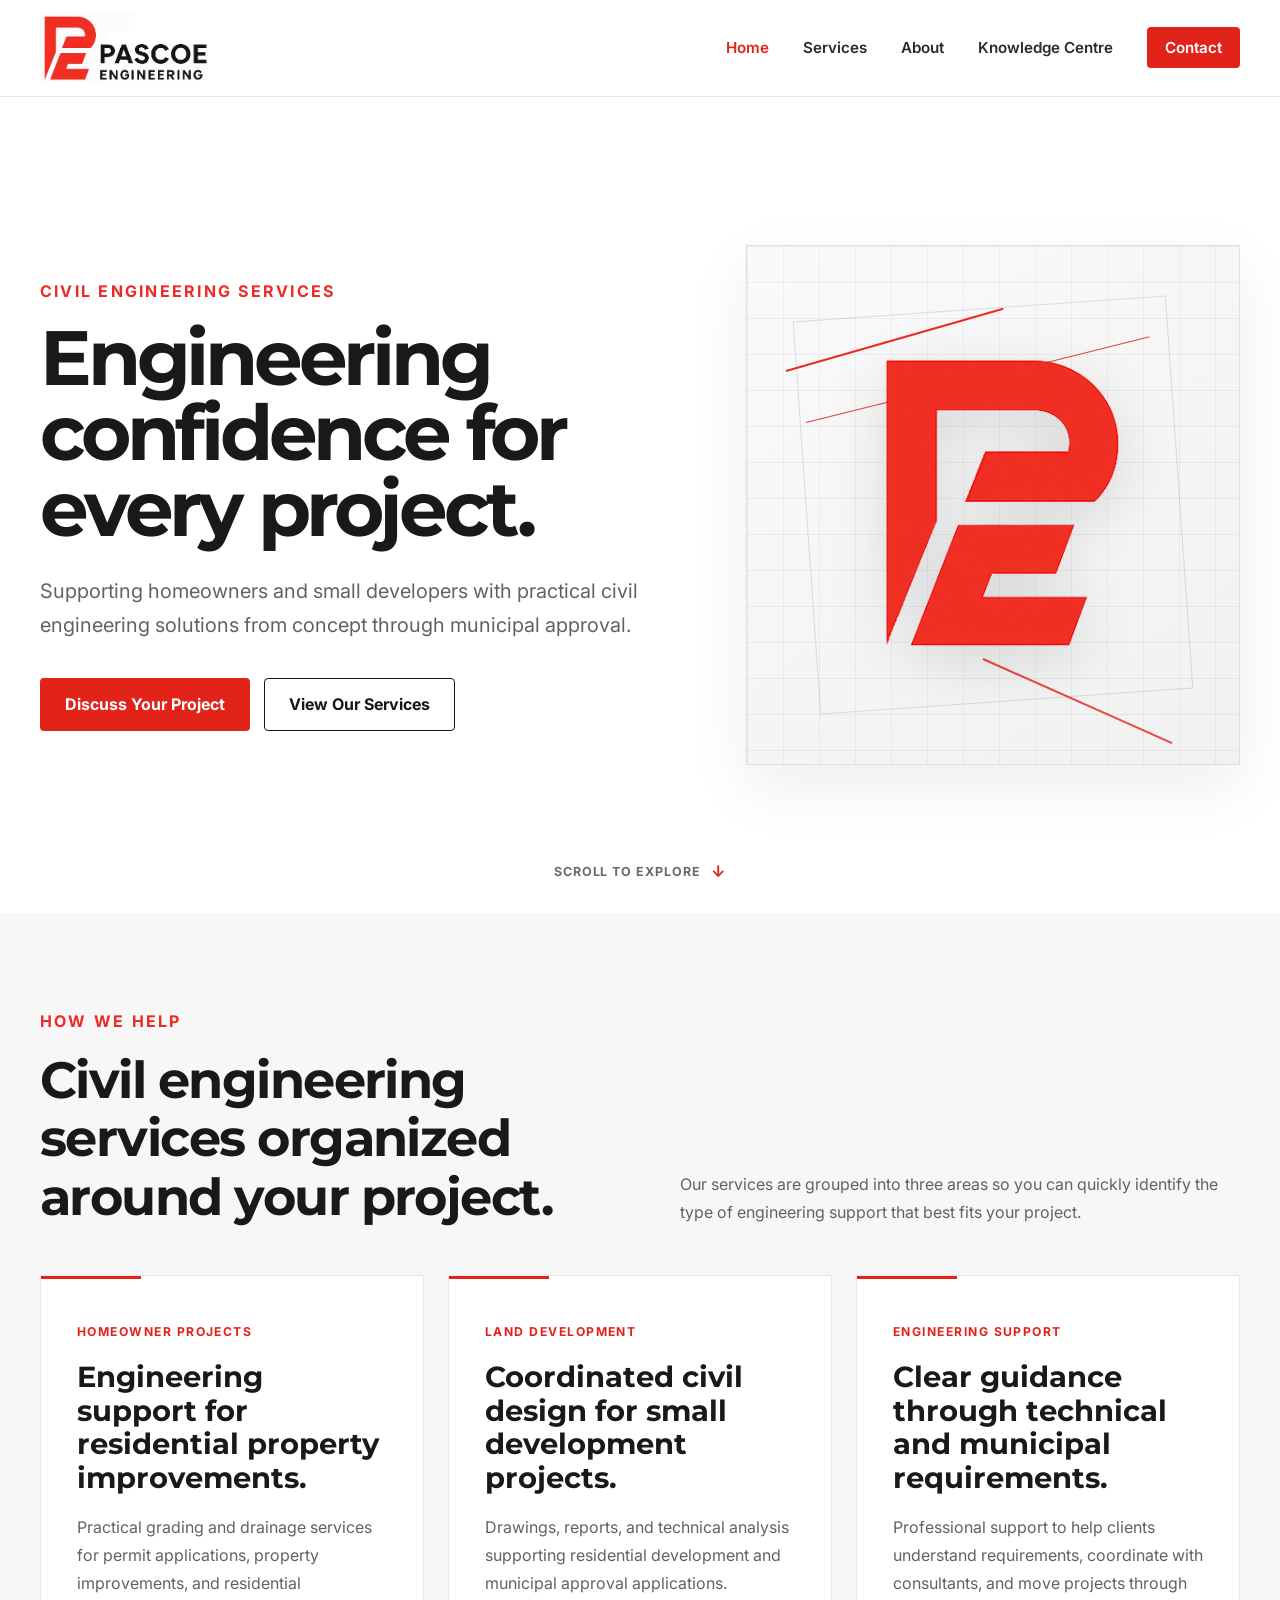
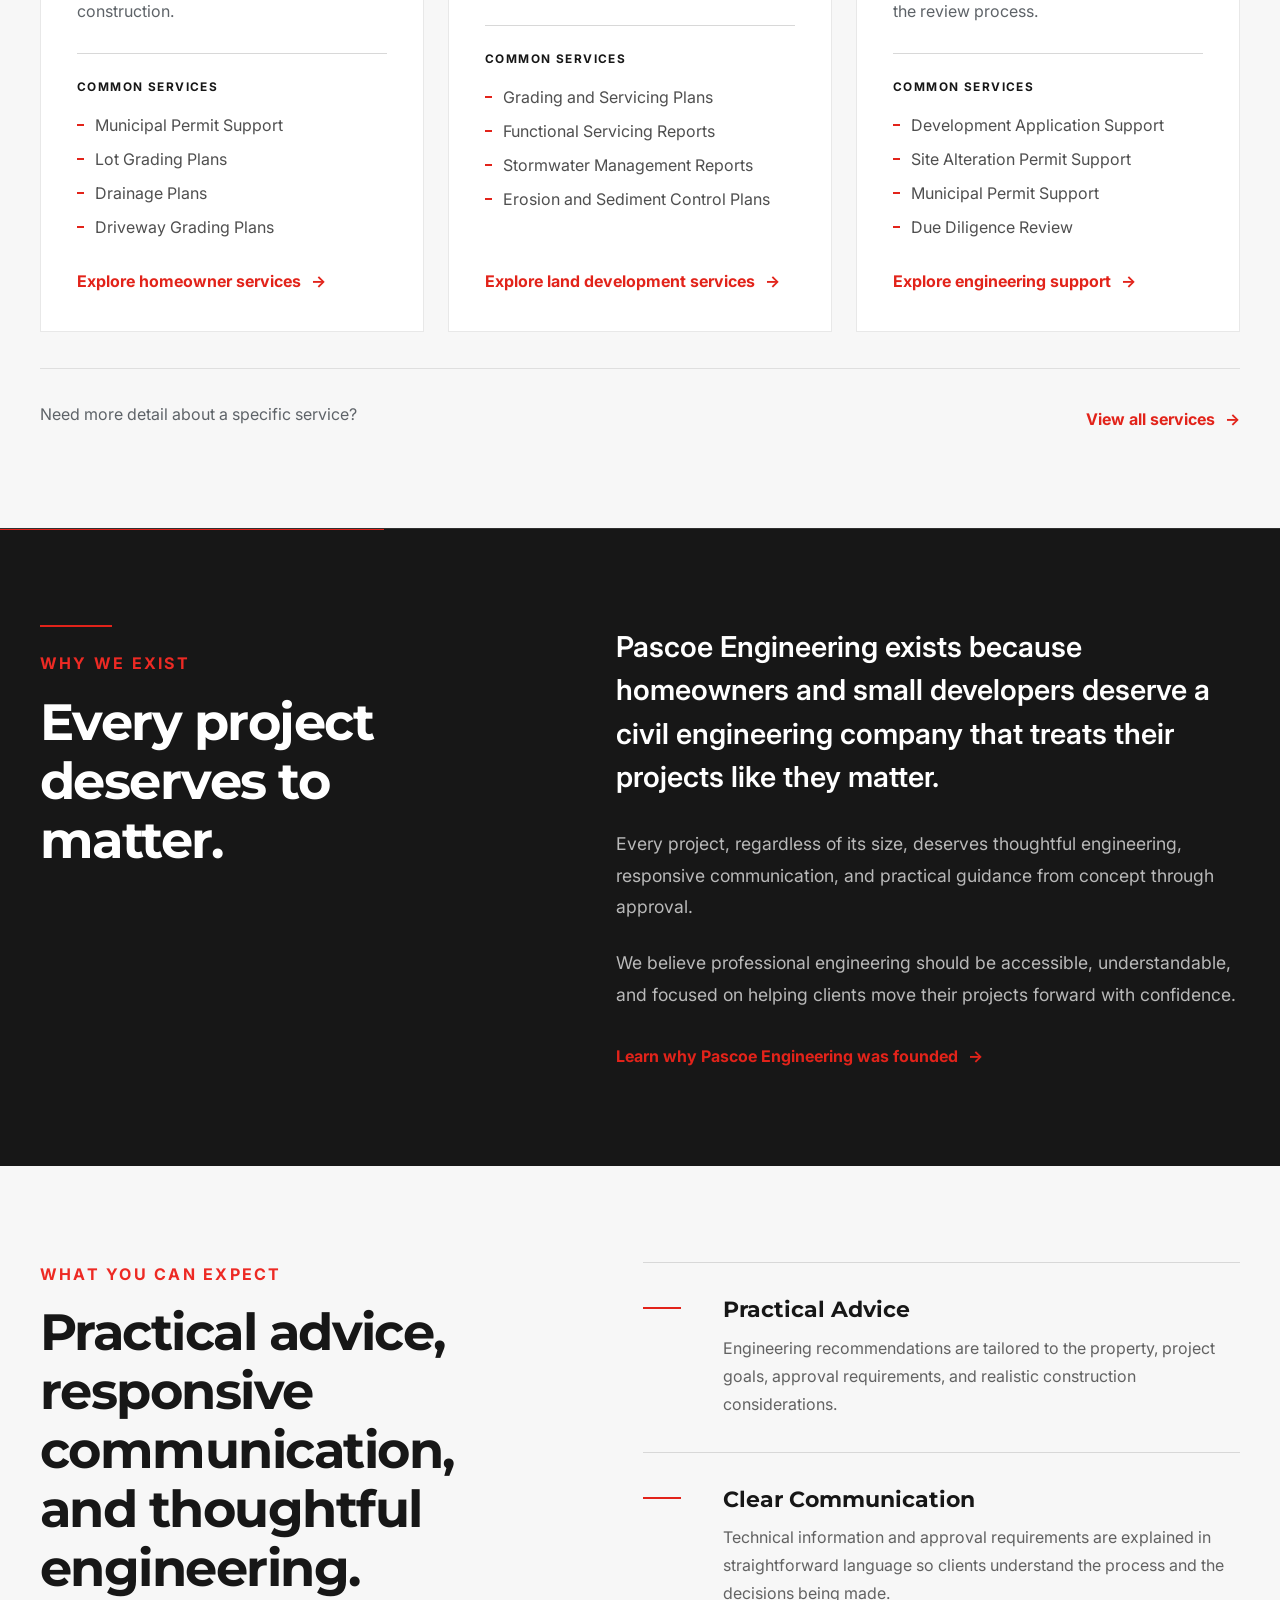
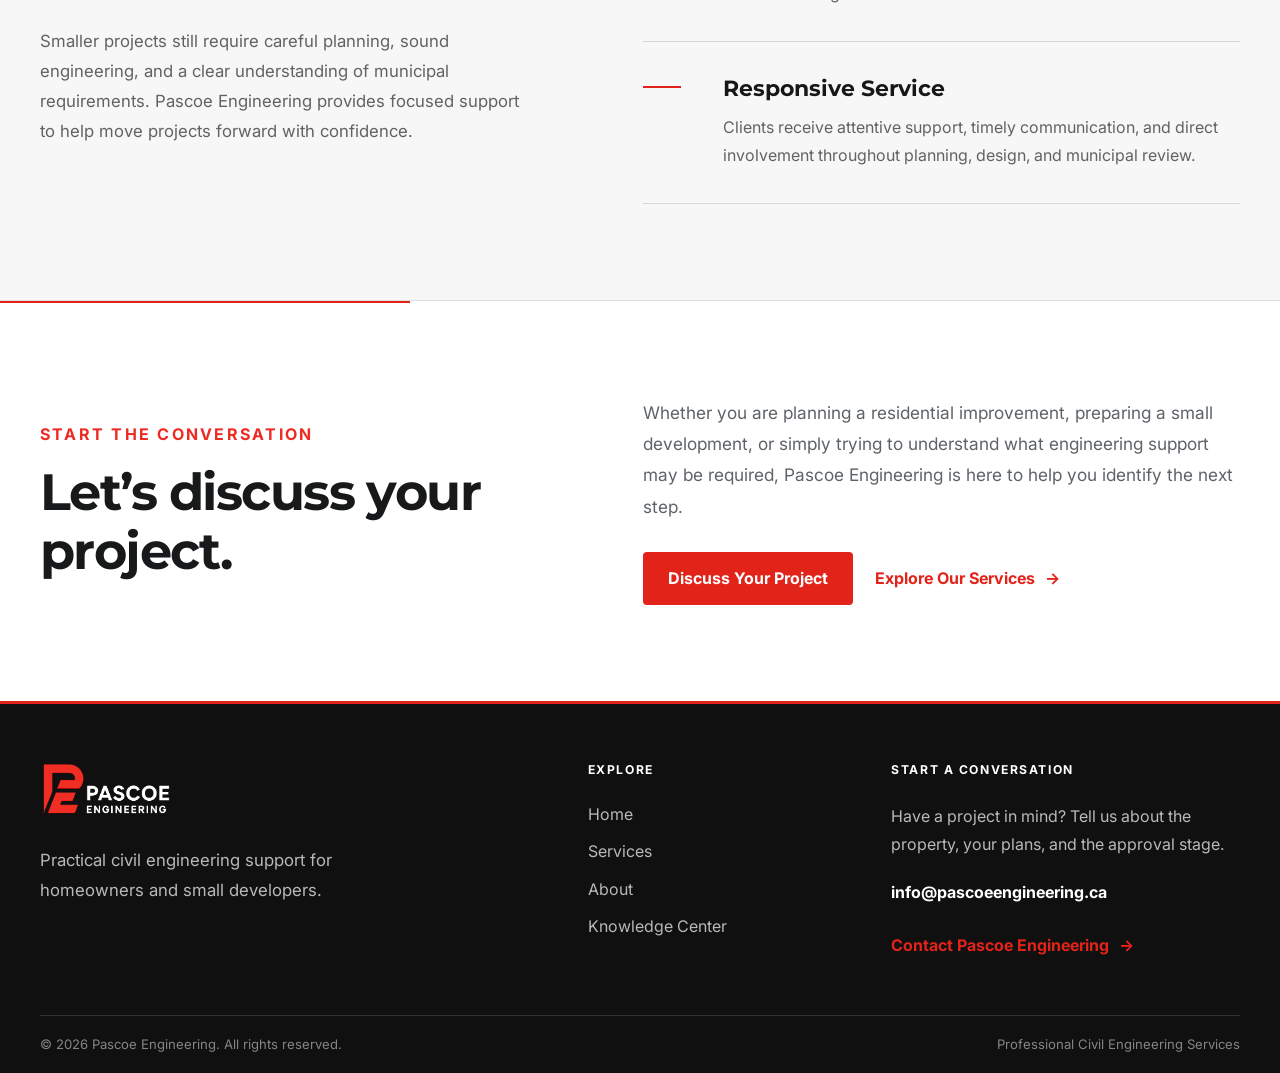
<file: index.html>
<!doctype html><html lang="en"><head><meta charset="utf-8"><meta name="viewport" content="width=device-width, initial-scale=1"><title>Pascoe Engineering | Civil Engineering Services</title><meta name="description" content="Pascoe Engineering provides civil engineering services to homeowners and small developers in Ontario including grading, servicing, drainage and stormwater management."><link rel="preconnect" href="https://fonts.googleapis.com">
<!-- Favicons -->
<link rel="icon" href="/assets/images/favicon.ico" sizes="any">
<link rel="icon" type="image/png" sizes="32x32" href="/assets/images/favicon-32x32.png">
<link rel="icon" type="image/png" sizes="16x16" href="/assets/images/favicon-16x16.png">

<link rel="apple-touch-icon" sizes="180x180" href="/assets/images/apple-touch-icon.png">

<link rel="icon" type="image/png" sizes="192x192" href="/assets/images/android-chrome-192x192.png">
<link rel="icon" type="image/png" sizes="512x512" href="/assets/images/android-chrome-512x512.png">
<link rel="manifest" href="/assets/site.webmanifest">
  <link rel="preconnect" href="https://fonts.gstatic.com" crossorigin>
<link
  href="https://fonts.googleapis.com/css2?family=Inter:wght@400;500;600;700&family=Montserrat:wght@600;700;800&display=swap"
  rel="stylesheet">
<link rel="stylesheet" href="/assets/css/style.css?v=1.0"><body>
<header class="site-header">
  <div class="container nav-container">
    <a class="site-logo" href="/" aria-label="Pascoe Engineering home">
  <img
    src="/assets/images/logo-full.png"
    alt="Pascoe Engineering"
  >
</a>

    <button
      class="mobile-menu-button"
      type="button"
      aria-label="Open navigation menu"
      aria-expanded="false"
    >
      <span></span>
      <span></span>
      <span></span>
    </button>

    <nav class="site-nav" aria-label="Main navigation">
      <ul>
        <li><a class="active" href="/" aria-current="page">Home</a></li>
        <li><a href="/services/">Services</a></li>
        <li><a href="/about/">About</a></li>
        
        <li><a href="/knowledge/">Knowledge Centre</a></li>
        
        <li><a class="nav-contact" href="/contact/">Contact</a></li>
      </ul>
    </nav>
  </div>
</header>
<main>
  <section class="hero">
    <div class="container hero-container">
<div class="hero-content">
  <p class="eyebrow">Civil Engineering Services</p>

  <h1>
    Engineering confidence for every project.
  </h1>

  <p class="hero-description">
    Supporting homeowners and small developers with practical civil
    engineering solutions from concept through municipal approval.
  </p>

  <div class="hero-actions">
    <a class="btn btn-primary" href="/contact/">
      Discuss Your Project
    </a>

    <a class="btn btn-secondary" href="/services/">
      View Our Services
    </a>
  </div>
</div>

      <div class="hero-graphic" aria-hidden="true">
        <div class="hero-grid"></div>

        <div class="hero-mark">
  <img
    src="/assets/images/logo-icon.png"
    alt=""
  >
</div>

        <div class="hero-line hero-line-one"></div>
        <div class="hero-line hero-line-two"></div>
      </div>
    </div>
    <a class="hero-scroll" href="#how-we-help">
      <span>Scroll to explore</span>
      <span aria-hidden="true">↓</span>
    </a>
  </section>

  <section
    class="services-preview section section-light"
    id="how-we-help"
  >
    <div class="container">
      <div class="section-heading services-preview-heading">
        <div>
          <p class="eyebrow">How We Help</p>

          <h2>
            Civil engineering services organized around your project.
          </h2>
        </div>

        <p>
          Our services are grouped into three areas so you can quickly identify
          the type of engineering support that best fits your project.
        </p>
      </div>

    <div class="services-preview-grid">
      <!-- Homeowner Projects -->
      <article class="services-preview-card">
        <div class="services-preview-accent"></div>

        <p class="services-preview-label">Homeowner Projects</p>

        <h3>
          Engineering support for residential property improvements.
        </h3>

        <p class="services-preview-description">
          Practical grading and drainage services for permit applications,
          property improvements, and residential construction.
        </p>

        <div class="services-preview-list">
          <p>Common Services</p>

          <ul>
            <li>Municipal Permit Support</li>
            <li>Lot Grading Plans</li>
            <li>Drainage Plans</li>
            <li>Driveway Grading Plans</li>
          </ul>
        </div>

        <a class="text-link" href="/services/homeowner-projects">
          Explore homeowner services
          <span aria-hidden="true">→</span>
        </a>
      </article>

      <!-- Land Development -->
      <article class="services-preview-card">
        <div class="services-preview-accent"></div>

        <p class="services-preview-label">Land Development</p>

        <h3>
          Coordinated civil design for small development projects.
        </h3>

        <p class="services-preview-description">
          Drawings, reports, and technical analysis supporting residential
          development and municipal approval applications.
        </p>

        <div class="services-preview-list">
          <p>Common Services</p>

          <ul>
            <li>Grading and Servicing Plans</li>
            <li>Functional Servicing Reports</li>
            <li>Stormwater Management Reports</li>
            <li>Erosion and Sediment Control Plans</li>
          </ul>
        </div>

        <a class="text-link" href="/services/land-development">
          Explore land development services
          <span aria-hidden="true">→</span>
        </a>
      </article>

      <!-- Engineering Support -->
      <article class="services-preview-card">
        <div class="services-preview-accent"></div>

        <p class="services-preview-label">Engineering Support</p>

        <h3>
          Clear guidance through technical and municipal requirements.
        </h3>

        <p class="services-preview-description">
          Professional support to help clients understand requirements,
          coordinate with consultants, and move projects through the review process.
        </p>

        <div class="services-preview-list">
          <p>Common Services</p>

          <ul>
            <li>Development Application Support</li>
            <li>Site Alteration Permit Support</li>
            <li>Municipal Permit Support</li>
            <li>Due Diligence Review</li>
          </ul>
        </div>

        <a class="text-link" href="/services/engineering-support">
          Explore engineering support
          <span aria-hidden="true">→</span>
        </a>
      </article>
    </div>

    <div class="services-preview-footer">
      <p>
        Need more detail about a specific service?
      </p>

      <a class="text-link" href="/services/">
        View all services
        <span aria-hidden="true">→</span>
      </a>
    </div>
  </div>
</section>
<section class="home-about home-about-dark section" id="why-we-exist">
  <div class="container home-about-grid">
    <div class="home-about-heading">
      <div class="section-accent-line"></div>

      <p class="eyebrow">Why We Exist</p>

      <h2>
        Every project deserves to matter.
      </h2>
    </div>

    <div class="home-about-content">
      <p>
        Pascoe Engineering exists because homeowners and small developers
        deserve a civil engineering company that treats their projects like
        they matter.
      </p>

      <p>
        Every project, regardless of its size, deserves thoughtful engineering,
        responsive communication, and practical guidance from concept through
        approval.
      </p>

      <p>
        We believe professional engineering should be accessible,
        understandable, and focused on helping clients move their projects
        forward with confidence.
      </p>

      <a class="text-link" href="/about/">
        Learn why Pascoe Engineering was founded
        <span aria-hidden="true">→</span>
      </a>
    </div>
  </div>
</section>
<section class="why-us why-us-light section">
  <div class="container why-us-grid">
    <div class="why-us-intro">
      <p class="eyebrow">What You Can Expect</p>

      <h2>
  Practical advice, responsive communication, and thoughtful engineering.
</h2>

      <p>
        Smaller projects still require careful planning, sound engineering,
        and a clear understanding of municipal requirements. Pascoe Engineering
        provides focused support to help move projects forward with confidence.
      </p>
    </div>

    <div class="why-us-points">
      <article class="why-us-point">
        <div class="why-us-number"><div class="why-us-accent" aria-hidden="true"></div></div>

        <div>
          <h3>Practical Advice</h3>

          <p>
            Engineering recommendations are tailored to the property, project goals,
  approval requirements, and realistic construction considerations.
          </p>
        </div>
      </article>

      <article class="why-us-point">
        <div class="why-us-number"><div class="why-us-accent" aria-hidden="true"></div></div>

        <div>
          <h3>Clear Communication</h3>

          <p>
            Technical information and approval requirements are explained in
            straightforward language so clients understand the process and the
            decisions being made.
          </p>
        </div>
      </article>

      <article class="why-us-point">
        <div class="why-us-number"><div class="why-us-accent" aria-hidden="true"></div></div>

        <div>
          <h3>Responsive Service</h3>

          <p>
            Clients receive attentive support, timely communication, and direct
            involvement throughout planning, design, and municipal review.
          </p>
        </div>
      </article>
    </div>
  </div>
</section>
<section class="home-cta section">
  <div class="container home-cta-grid">
    <div>
      <p class="eyebrow">Start the Conversation</p>

      <h2>
        Let’s discuss your project.
      </h2>
    </div>

    <div class="home-cta-content">
      <p>
        Whether you are planning a residential improvement, preparing a small
        development, or simply trying to understand what engineering support
        may be required, Pascoe Engineering is here to help you identify the
        next step.
      </p>

      <div class="home-cta-actions">
        <a class="btn btn-primary" href="/contact/">
          Discuss Your Project
        </a>

        <a class="text-link" href="/services/">
          Explore Our Services
          <span aria-hidden="true">→</span>
        </a>
      </div>
    </div>
  </div>
</section>
</main>
<footer class="site-footer">
  <div class="container">
    <div class="footer-main">
      <div class="footer-brand">
        <a class="footer-logo" href="/" aria-label="Pascoe Engineering home">
          <img
            src="/assets/images/logo-inverse.png"
            alt="Pascoe Engineering"
          >
        </a>

        <p class="footer-statement">
          Practical civil engineering support for homeowners and small
          developers.
        </p>
      </div>

      <div class="footer-navigation">
        <p class="footer-heading">Explore</p>

        <nav aria-label="Footer navigation">
          <ul>
            <li><a href="/">Home</a></li>
            <li><a href="/services/">Services</a></li>
            <li><a href="/about/">About</a></li>
            <li><a href="/knowledge/">Knowledge Center</a></li>
          </ul>
        </nav>
      </div>

      <div class="footer-contact">
        <p class="footer-heading">Start a Conversation</p>

        <p>
          Have a project in mind? Tell us about the property, your plans, and
          the approval stage.
        </p>

        <a class="footer-email" href="mailto:info@pascoeengineering.ca">
          info@pascoeengineering.ca
        </a>

        <a class="text-link" href="/contact/">
          Contact Pascoe Engineering
          <span aria-hidden="true">→</span>
        </a>
      </div>
    </div>

    <div class="footer-bottom">
      <p>
        &copy; <span class="current-year"></span> Pascoe Engineering. All rights
        reserved.
      </p>

      <p>Professional Civil Engineering Services</p>
    </div>
  </div>
</footer>
<script src="/assets/js/script.js"></script>
</body>
</html>
</file>
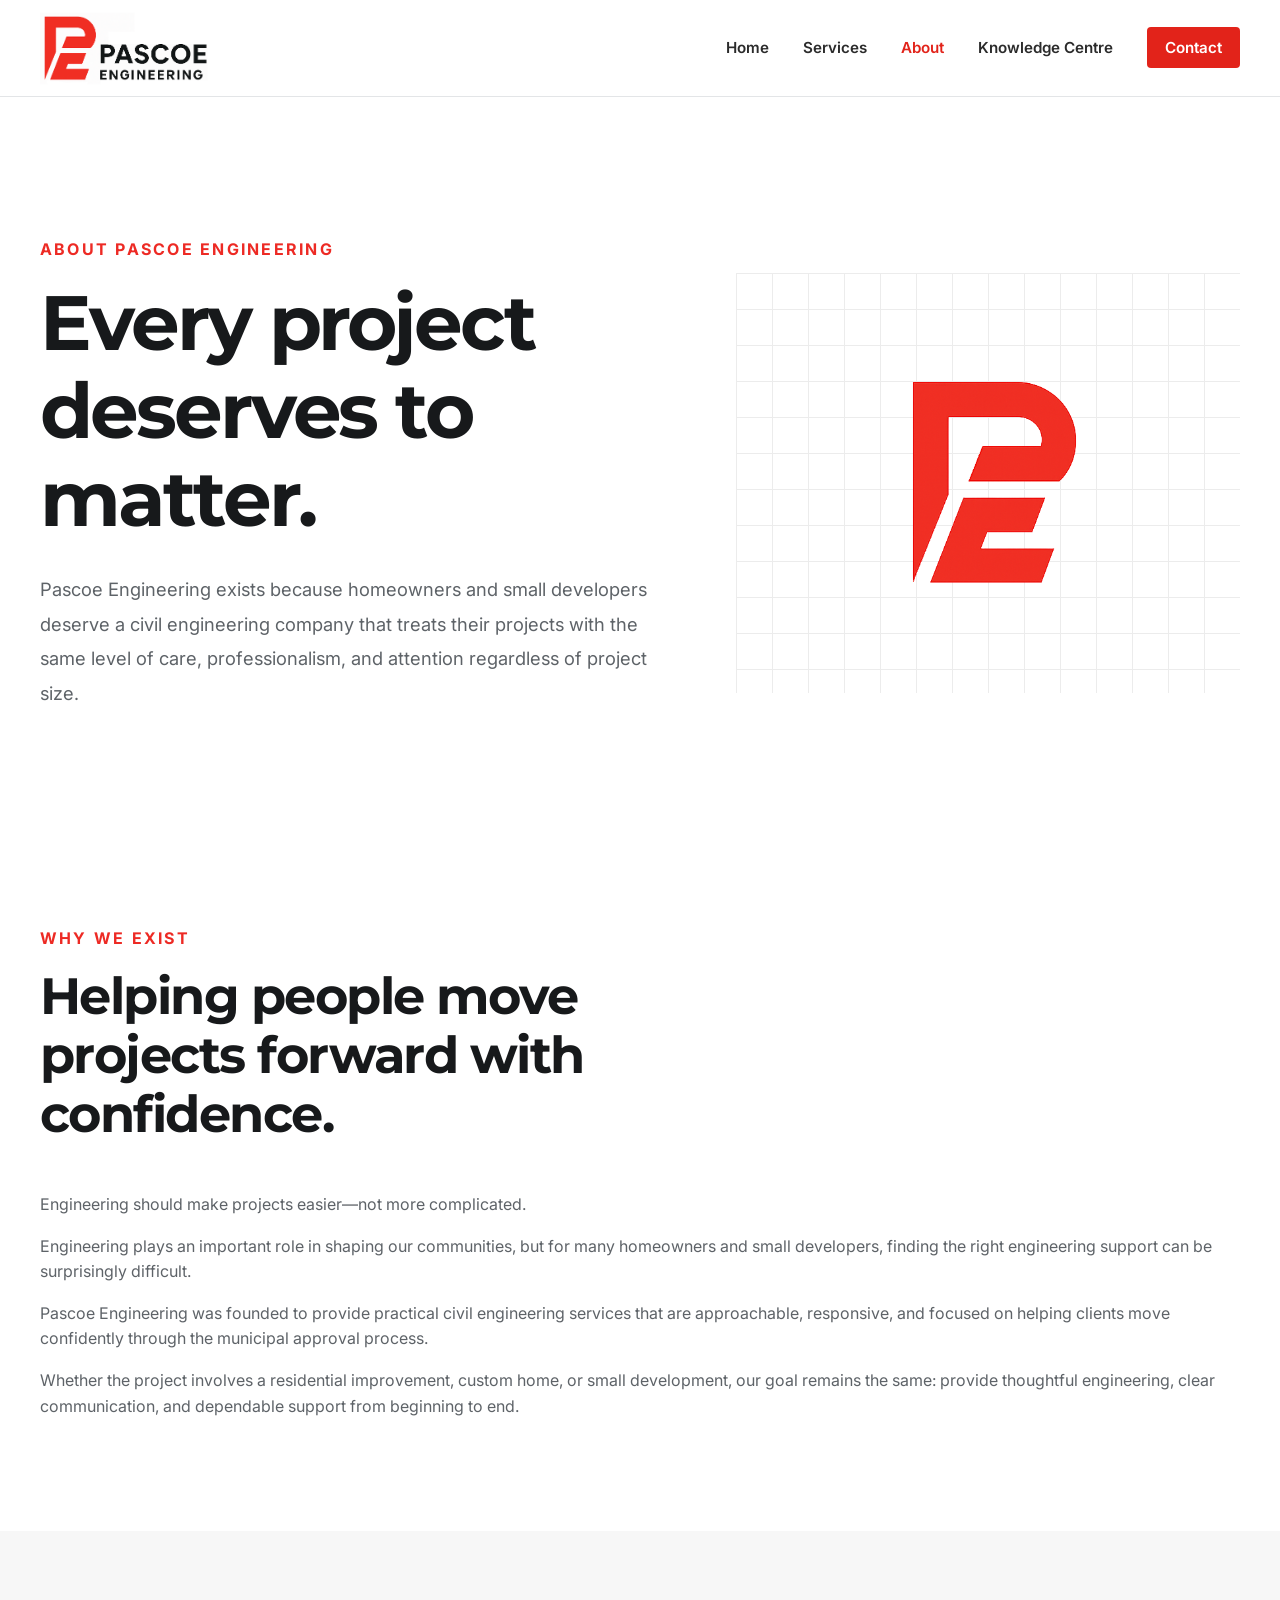
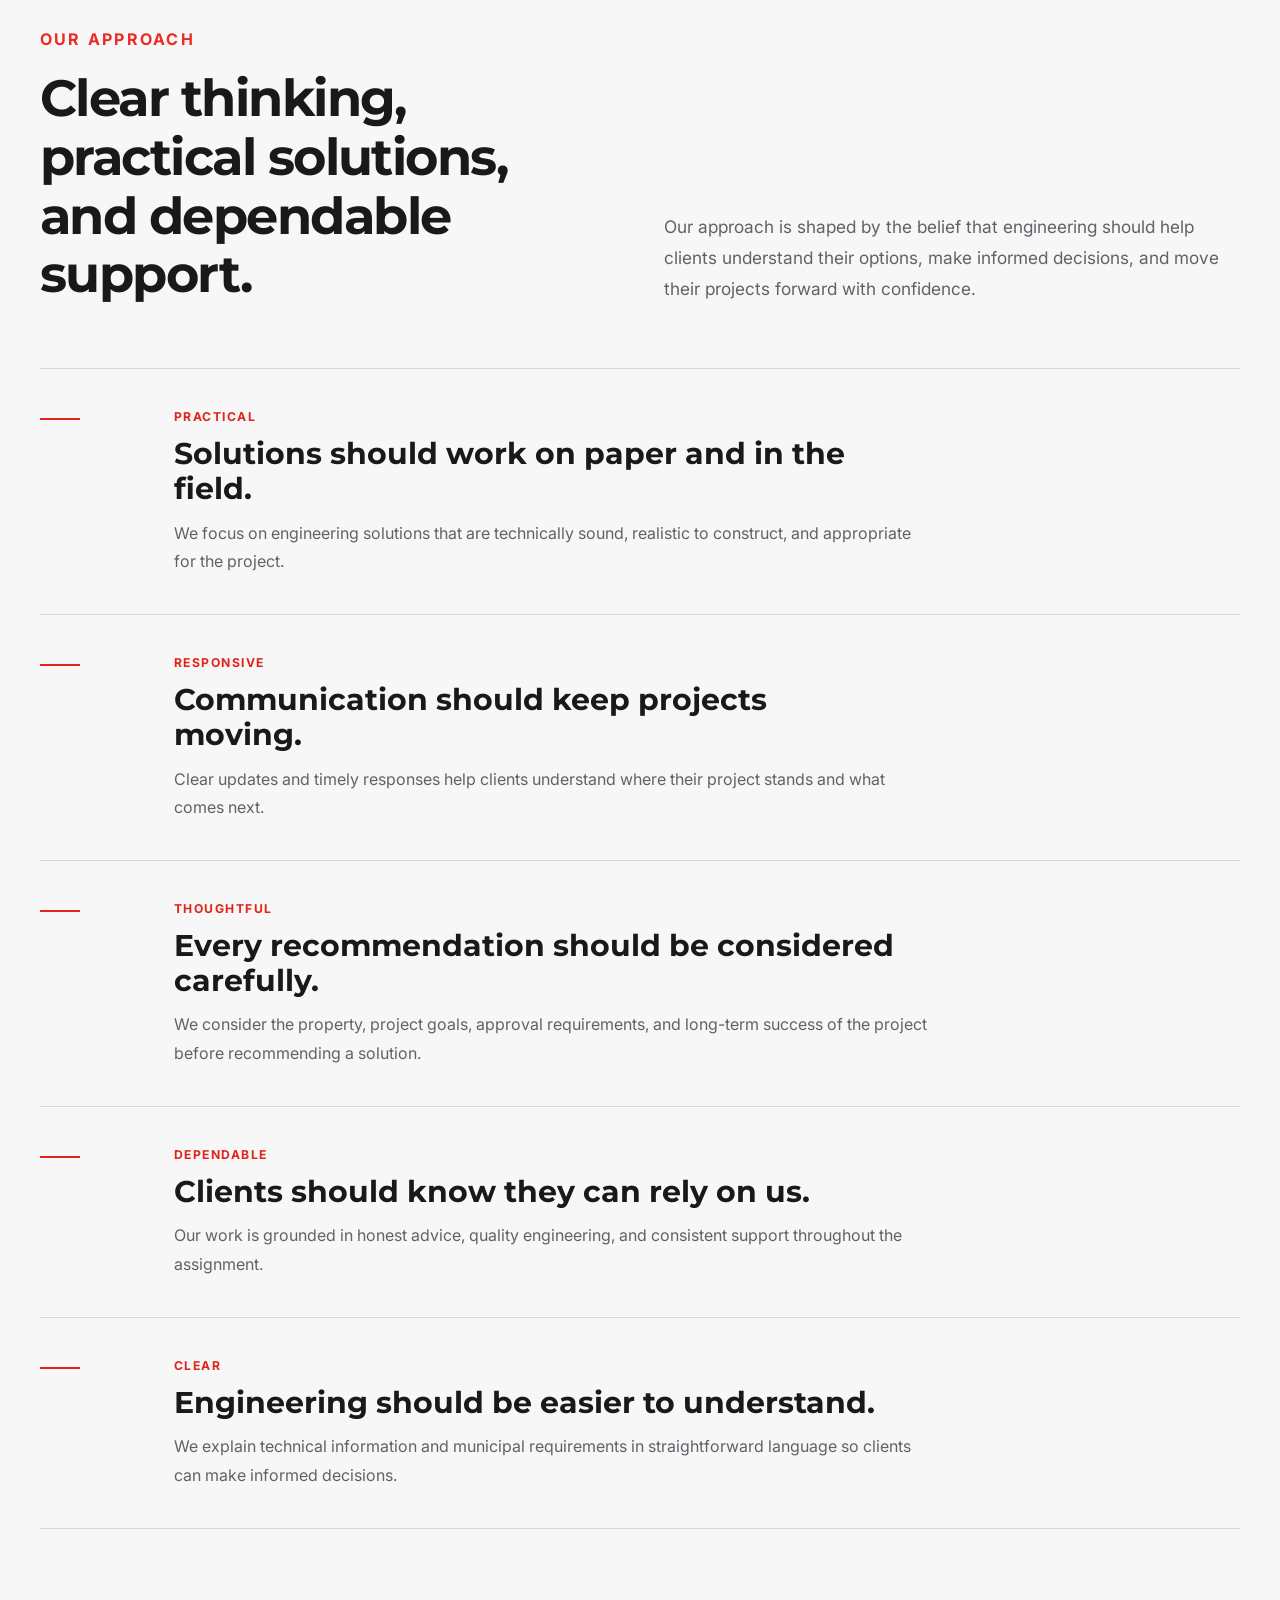
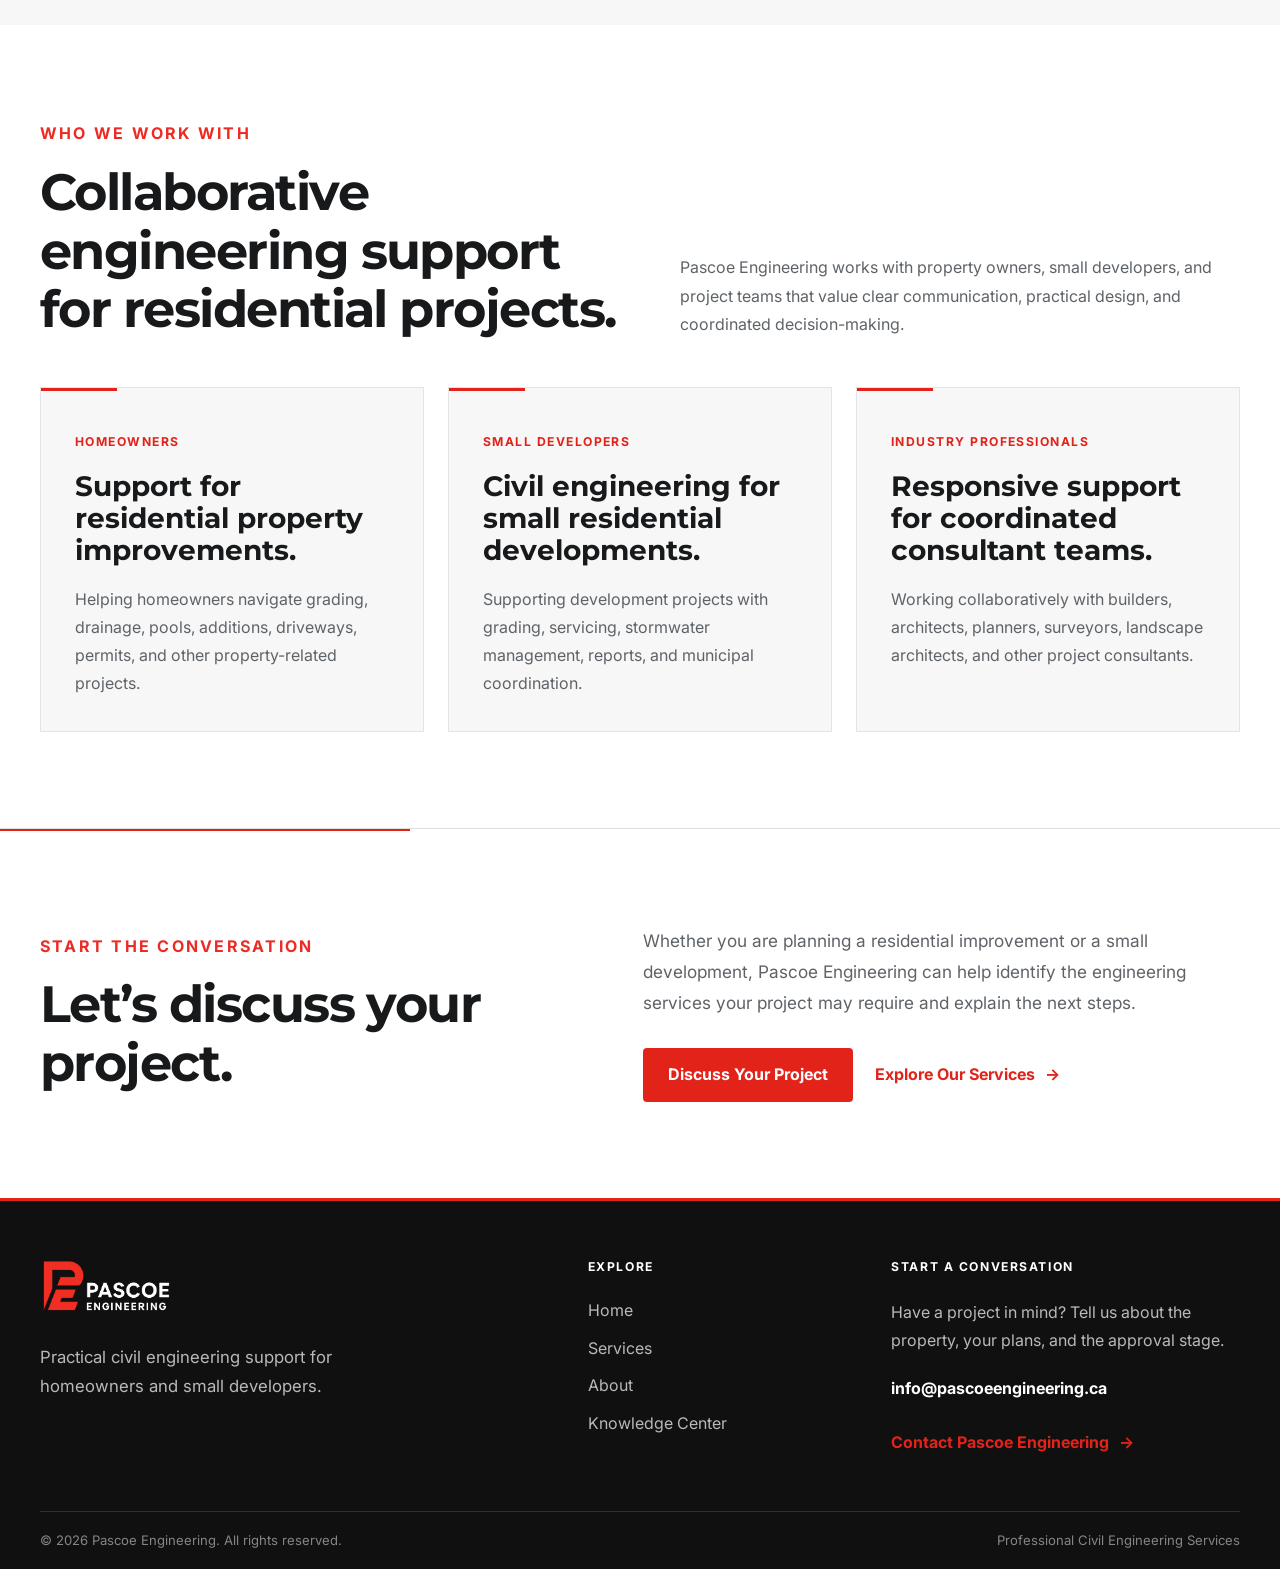
<file: about/index.html>
<!doctype html><html lang="en"><head><meta charset="utf-8"><meta name="viewport" content="width=device-width, initial-scale=1"><title>About | Pascoe Engineering</title><meta name="description" content="Pascoe Engineering provides civil engineering services to homeowners and small developers in Ontario including grading, servicing, drainage and stormwater management."><link rel="preconnect" href="https://fonts.googleapis.com">
  <!-- Favicons -->
<link rel="icon" href="/assets/images/favicon.ico" sizes="any">
<link rel="icon" type="image/png" sizes="32x32" href="/assets/images/favicon-32x32.png">
<link rel="icon" type="image/png" sizes="16x16" href="/assets/images/favicon-16x16.png">

<link rel="apple-touch-icon" sizes="180x180" href="/assets/images/apple-touch-icon.png">

<link rel="icon" type="image/png" sizes="192x192" href="/assets/images/android-chrome-192x192.png">
<link rel="icon" type="image/png" sizes="512x512" href="/assets/images/android-chrome-512x512.png">
<link rel="manifest" href="/assets/site.webmanifest">
<link rel="preconnect" href="https://fonts.gstatic.com" crossorigin>

<link
  href="https://fonts.googleapis.com/css2?family=Inter:wght@400;500;600;700&family=Montserrat:wght@600;700;800&display=swap"
  rel="stylesheet"
>

<link rel="stylesheet" href="/assets/css/style.css?v=1.0"></head><body>
<header class="site-header">
  <div class="container nav-container">
    <a class="site-logo" href="/" aria-label="Pascoe Engineering home">
  <img
    src="/assets/images/logo-full.png"
    alt="Pascoe Engineering"
  >
</a>

    <button
      class="mobile-menu-button"
      type="button"
      aria-label="Open navigation menu"
      aria-expanded="false"
    >
      <span></span>
      <span></span>
      <span></span>
    </button>

    <nav class="site-nav" aria-label="Main navigation">
      <ul>
        <li><a href="/">Home</a></li>
        <li><a href="/services/">Services</a></li>
        <li><a href="/about/" class="active" aria-current="page">About</a></li>
        
        <li><a href="/knowledge/">Knowledge Centre</a></li>
        
        <li><a class="nav-contact" href="/contact/">Contact</a></li>
      </ul>
    </nav>
  </div>
</header>
  <main>
    <section class="page-hero">
      <div class="container page-hero-grid">
        <div class="page-hero-content">
          <p class="eyebrow">
            About Pascoe Engineering
          </p>

            <h1>
                Every project deserves to matter.
            </h1>

            <p class="page-hero-description">
                Pascoe Engineering exists because homeowners and small developers
                deserve a civil engineering company that treats their projects
                with the same level of care, professionalism, and attention
                regardless of project size.
            </p>

        </div>

        <div class="page-hero-graphic">

            <div class="page-hero-grid-pattern"></div>

            <img
                src="/assets/images/logo-icon.png"
                alt=""
            >

        </div>

    </div>
</section>
<section class="about-story section">

    <div class="container">

        <div class="section-heading">

            <div>

                <p class="eyebrow">
                    Why We Exist
                </p>

                <h2>
                    Helping people move projects forward with confidence.
                </h2>

            </div>

        </div>

        <div class="about-story-grid">

            <div>

                <p class="lead">
                    Engineering should make projects easier—not more complicated.
                </p>

            </div>

            <div>

                <p>
                    Engineering plays an important role in shaping our
                    communities, but for many homeowners and small developers,
                    finding the right engineering support can be surprisingly
                    difficult.
                </p>

                <p>
                    Pascoe Engineering was founded to provide practical civil
                    engineering services that are approachable, responsive, and
                    focused on helping clients move confidently through the
                    municipal approval process.
                </p>

                <p>
                    Whether the project involves a residential improvement,
                    custom home, or small development, our goal remains the
                    same: provide thoughtful engineering, clear communication,
                    and dependable support from beginning to end.
                </p>

            </div>

        </div>

    </div>

</section>
<section class="about-approach section">
  <div class="container">
    <div class="about-approach-heading">
  <div>
    <p class="eyebrow">Our Approach</p>

    <h2>
      Clear thinking, practical solutions, and dependable support.
    </h2>
  </div>

  <p>
    Our approach is shaped by the belief that engineering should help
    clients understand their options, make informed decisions, and move
    their projects forward with confidence.
  </p>
</div>

    <div class="about-approach-list">
      <article class="approach-item">
        <div class="approach-accent" aria-hidden="true"></div>

        <div>
          <p class="approach-label">Practical</p>

          <h3>
            Solutions should work on paper and in the field.
          </h3>

          <p>
            We focus on engineering solutions that are technically sound,
            realistic to construct, and appropriate for the project.
          </p>
        </div>
      </article>

      <article class="approach-item">
        <div class="approach-accent" aria-hidden="true"></div>

        <div>
          <p class="approach-label">Responsive</p>

          <h3>
            Communication should keep projects moving.
          </h3>

          <p>
            Clear updates and timely responses help clients understand where
            their project stands and what comes next.
          </p>
        </div>
      </article>

      <article class="approach-item">
        <div class="approach-accent" aria-hidden="true"></div>

        <div>
          <p class="approach-label">Thoughtful</p>

          <h3>
            Every recommendation should be considered carefully.
          </h3>

          <p>
            We consider the property, project goals, approval requirements, and
            long-term success of the project before recommending a solution.
          </p>
        </div>
      </article>

      <article class="approach-item">
        <div class="approach-accent" aria-hidden="true"></div>

        <div>
          <p class="approach-label">Dependable</p>

          <h3>
            Clients should know they can rely on us.
          </h3>

          <p>
            Our work is grounded in honest advice, quality engineering, and
            consistent support throughout the assignment.
          </p>
        </div>
      </article>

      <article class="approach-item">
        <div class="approach-accent" aria-hidden="true"></div>

        <div>
          <p class="approach-label">Clear</p>

          <h3>
            Engineering should be easier to understand.
          </h3>

          <p>
            We explain technical information and municipal requirements in
            straightforward language so clients can make informed decisions.
          </p>
        </div>
      </article>
    </div>
  </div>
</section>
<section class="about-clients section">
  <div class="container">
    <div class="section-heading about-clients-heading">
      <div>
        <p class="eyebrow">Who We Work With</p>

        <h2>
          Collaborative engineering support for residential projects.
        </h2>
      </div>

      <p>
        Pascoe Engineering works with property owners, small developers, and
        project teams that value clear communication, practical design, and
        coordinated decision-making.
      </p>
    </div>

    <div class="about-clients-grid">
      <article class="about-client">
        <div class="about-client-accent" aria-hidden="true"></div>

        <p class="about-client-label">Homeowners</p>

        <h3>
          Support for residential property improvements.
        </h3>

        <p>
          Helping homeowners navigate grading, drainage, pools, additions,
          driveways, permits, and other property-related projects.
        </p>
      </article>

      <article class="about-client">
        <div class="about-client-accent" aria-hidden="true"></div>

        <p class="about-client-label">Small Developers</p>

        <h3>
          Civil engineering for small residential developments.
        </h3>

        <p>
          Supporting development projects with grading, servicing, stormwater
          management, reports, and municipal coordination.
        </p>
      </article>

      <article class="about-client">
        <div class="about-client-accent" aria-hidden="true"></div>

        <p class="about-client-label">Industry Professionals</p>

        <h3>
          Responsive support for coordinated consultant teams.
        </h3>

        <p>
          Working collaboratively with builders, architects, planners,
          surveyors, landscape architects, and other project consultants.
        </p>
      </article>
    </div>
  </div>
</section>
<section class="about-cta section">
  <div class="container about-cta-grid">
    <div>
      <p class="eyebrow">Start the Conversation</p>

      <h2>
        Let’s discuss your project.
      </h2>
    </div>

    <div class="about-cta-content">
      <p>
        Whether you are planning a residential improvement or a small
        development, Pascoe Engineering can help identify the engineering
        services your project may require and explain the next steps.
      </p>

      <div class="about-cta-actions">
        <a class="btn btn-primary" href="/contact/">
          Discuss Your Project
        </a>

        <a class="text-link" href="/services/">
          Explore Our Services
          <span aria-hidden="true">→</span>
        </a>
      </div>
    </div>
  </div>
</section>
</main>
<footer class="site-footer">
  <div class="container">
    <div class="footer-main">
      <div class="footer-brand">
        <a class="footer-logo" href="/" aria-label="Pascoe Engineering home">
          <img
            src="/assets/images/logo-inverse.png"
            alt="Pascoe Engineering"
          >
        </a>

        <p class="footer-statement">
          Practical civil engineering support for homeowners and small
          developers.
        </p>
      </div>

      <div class="footer-navigation">
        <p class="footer-heading">Explore</p>

        <nav aria-label="Footer navigation">
          <ul>
            <li><a href="/">Home</a></li>
            <li><a href="/services/">Services</a></li>
            <li><a href="/about/">About</a></li>
            <li><a href="/knowledge/">Knowledge Center</a></li>
            
          </ul>
        </nav>
      </div>

      <div class="footer-contact">
        <p class="footer-heading">Start a Conversation</p>

        <p>
          Have a project in mind? Tell us about the property, your plans, and
          the approval stage.
        </p>

        <a class="footer-email" href="mailto:info@pascoeengineering.ca">
          info@pascoeengineering.ca
        </a>

        <a class="text-link" href="/contact/">
          Contact Pascoe Engineering
          <span aria-hidden="true">→</span>
        </a>
      </div>
    </div>

    <div class="footer-bottom">
      <p>
        &copy; <span class="current-year"></span> Pascoe Engineering. All rights
        reserved.
      </p>

      <p>Professional Civil Engineering Services</p>
    </div>
  </div>
</footer>

<script src="/assets/js/script.js"></script>
</body>
</html>
</file>
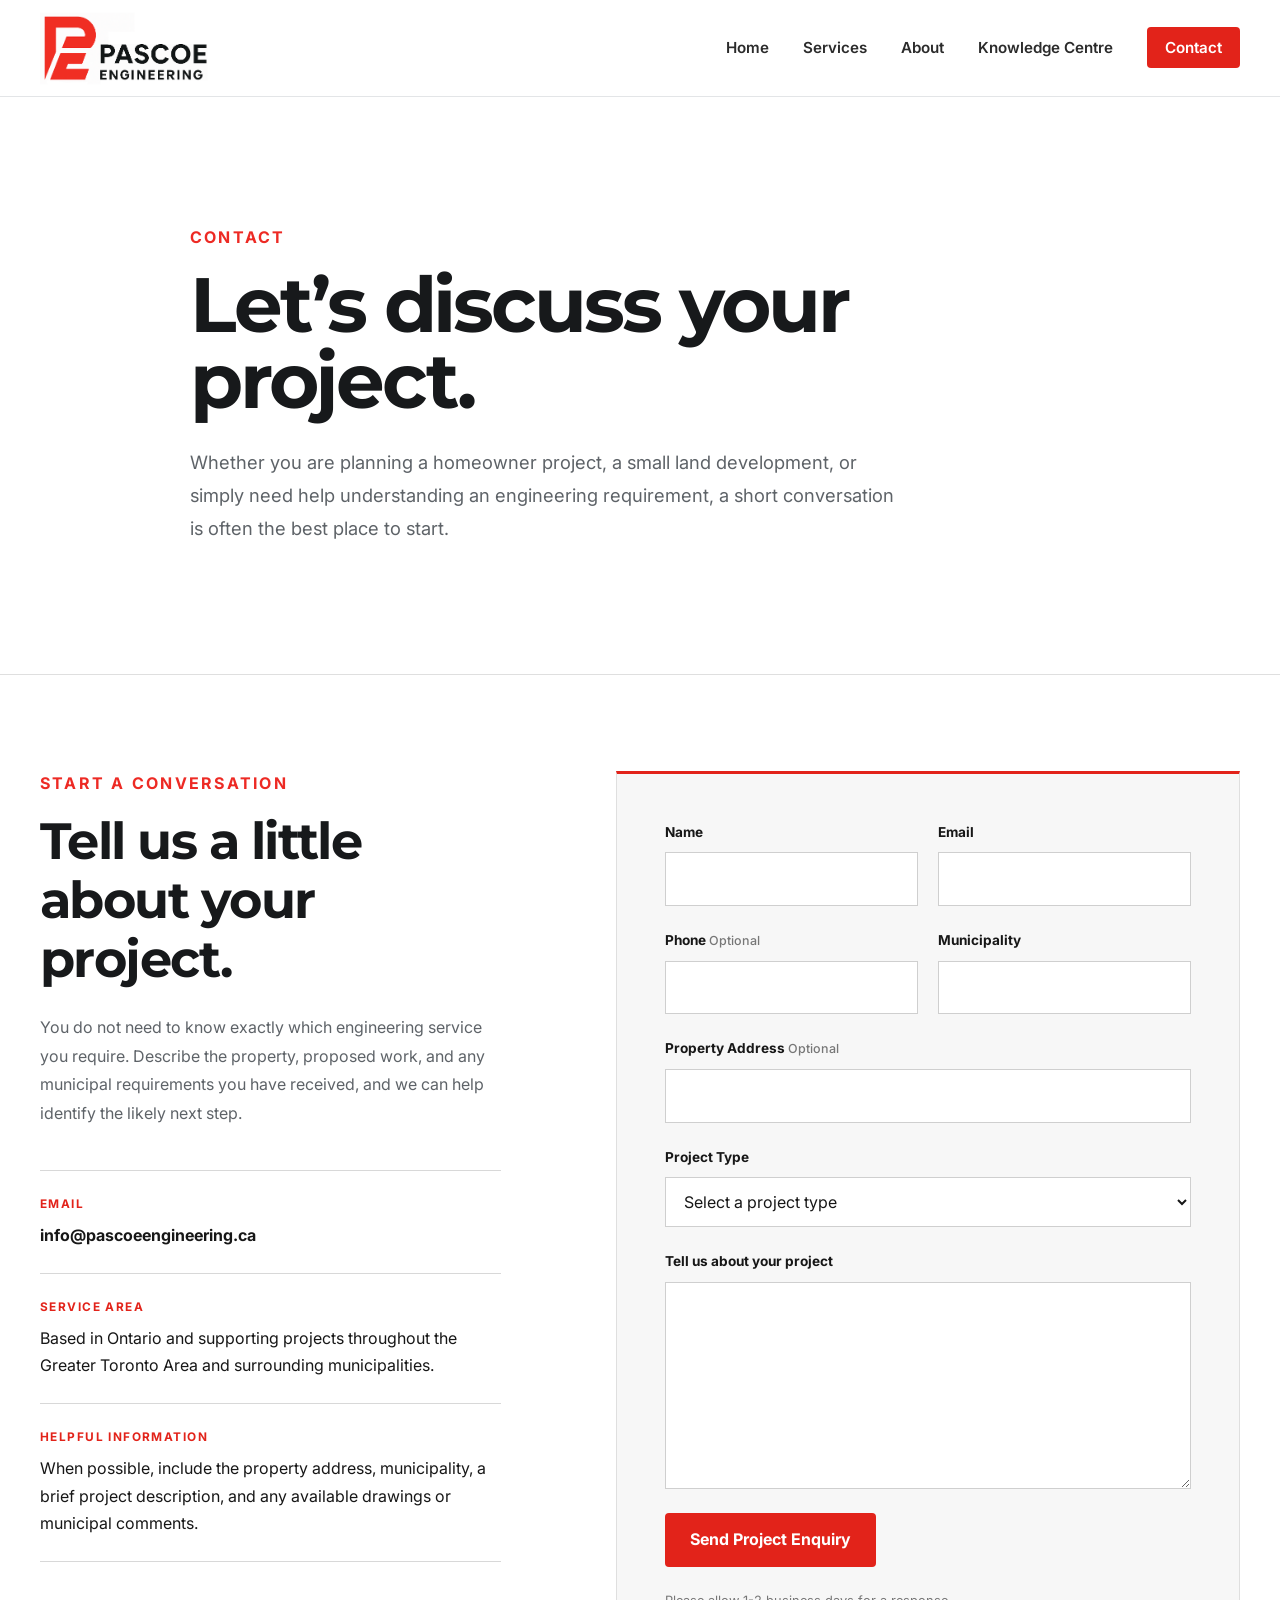
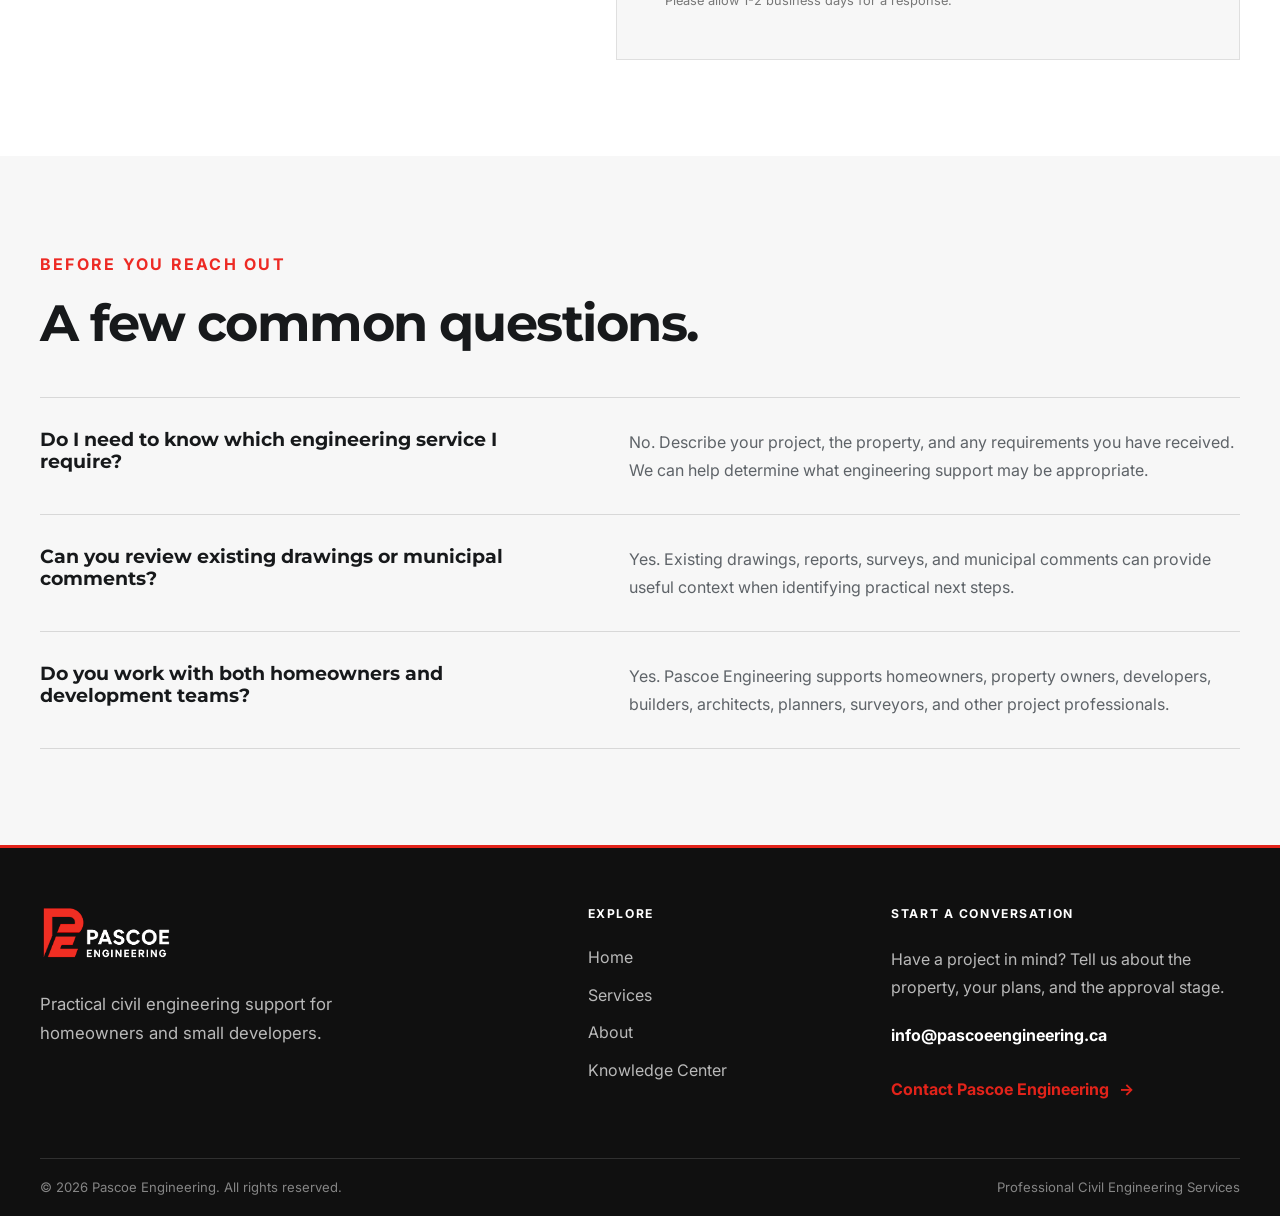
<file: contact/index.html>
<!doctype html><html lang="en"><head><meta charset="utf-8"><meta name="viewport" content="width=device-width, initial-scale=1"><title>Contact | Pascoe Engineering</title><meta name="description" content="Pascoe Engineering provides civil engineering services to homeowners and small developers in Ontario including grading, servicing, drainage and stormwater management."><link rel="preconnect" href="https://fonts.googleapis.com">
  <!-- Favicons -->
<link rel="icon" href="/assets/images/favicon.ico" sizes="any">
<link rel="icon" type="image/png" sizes="32x32" href="/assets/images/favicon-32x32.png">
<link rel="icon" type="image/png" sizes="16x16" href="/assets/images/favicon-16x16.png">

<link rel="apple-touch-icon" sizes="180x180" href="/assets/images/apple-touch-icon.png">

<link rel="icon" type="image/png" sizes="192x192" href="/assets/images/android-chrome-192x192.png">
<link rel="icon" type="image/png" sizes="512x512" href="/assets/images/android-chrome-512x512.png">
<link rel="manifest" href="/assets/site.webmanifest">
<link rel="preconnect" href="https://fonts.gstatic.com" crossorigin>

<link
  href="https://fonts.googleapis.com/css2?family=Inter:wght@400;500;600;700&family=Montserrat:wght@600;700;800&display=swap"
  rel="stylesheet"
>

<link rel="stylesheet" href="/assets/css/style.css?v=1.0"></head><body>
<header class="site-header">
  <div class="container nav-container">
    <a class="site-logo" href="/" aria-label="Pascoe Engineering home">
  <img
    src="/assets/images/logo-full.png"
    alt="Pascoe Engineering"
  >
</a>

    <button
      class="mobile-menu-button"
      type="button"
      aria-label="Open navigation menu"
      aria-expanded="false"
    >
      <span></span>
      <span></span>
      <span></span>
    </button>

    <nav class="site-nav" aria-label="Main navigation">
      <ul>
        <li><a href="/">Home</a></li>
        <li><a href="/services/">Services</a></li>
        <li><a href="/about/">About</a></li>
        
        <li><a href="/knowledge/">Knowledge Centre</a></li>
        
        <li><a class="nav-contact" href="/contact/">Contact</a></li>
      </ul>
    </nav>
  </div>
</header>
<main>
  <!-- Contact Hero -->
  <section class="contact-hero">
    <div class="container contact-hero-content">
      <p class="eyebrow">Contact</p>

      <h1>
        Let’s discuss your project.
      </h1>

      <p>
        Whether you are planning a homeowner project, a small land development,
        or simply need help understanding an engineering requirement, a short
        conversation is often the best place to start.
      </p>
    </div>
  </section>

  <!-- Contact Details and Form -->
  <section class="contact-main section">
    <div class="container contact-grid">
      <div class="contact-information">
        <p class="eyebrow">Start a Conversation</p>

        <h2>
          Tell us a little about your project.
        </h2>

        <p>
          You do not need to know exactly which engineering service you require.
          Describe the property, proposed work, and any municipal requirements
          you have received, and we can help identify the likely next step.
        </p>

        <div class="contact-detail-list">
          <div class="contact-detail">
            <p class="contact-detail-label">Email</p>

            <a href="mailto:info@pascoeengineering.ca">
              info@pascoeengineering.ca
            </a>
          </div>

          <div class="contact-detail">
            <p class="contact-detail-label">Service Area</p>

            <p>
              Based in Ontario and supporting projects throughout the Greater
              Toronto Area and surrounding municipalities.
            </p>
          </div>

          <div class="contact-detail">
            <p class="contact-detail-label">Helpful Information</p>

            <p>
              When possible, include the property address, municipality, a brief
              project description, and any available drawings or municipal
              comments.
            </p>
          </div>
        </div>
      </div>

      <div class="contact-form-panel">
        <form  class="contact-form"  id="project-contact-form"  action="https://formspree.io/f/mwvgvdjg"  method="POST">
          <input  type="hidden"  name="_subject"  value="New Pascoe Engineering Project Enquiry">
          <div class="form-honeypot" aria-hidden="true">  <label for="company-website">    Leave this field empty  </label>
  <input
    id="company-website"
    name="company-website"
    type="text"
    tabindex="-1"
    autocomplete="off"
  >
</div>
          <div class="contact-form-row">
            <div class="form-field">
              <label for="name">Name</label>

              <input
                id="name"
                name="name"
                type="text"
                autocomplete="name"
                required
              >
            </div>

            <div class="form-field">
              <label for="email">Email</label>

              <input
                id="email"
                name="email"
                type="email"
                autocomplete="email"
                required
              >
            </div>
          </div>

          <div class="contact-form-row">
            <div class="form-field">
              <label for="phone">
                Phone
                <span>Optional</span>
              </label>

              <input
                id="phone"
                name="phone"
                type="tel"
                autocomplete="tel"
              >
            </div>

            <div class="form-field">
              <label for="municipality">Municipality</label>

              <input
                id="municipality"
                name="municipality"
                type="text"
              >
            </div>
          </div>

          <div class="form-field">
            <label for="property-address">
              Property Address
              <span>Optional</span>
            </label>

            <input
              id="property-address"
              name="property-address"
              type="text"
              autocomplete="street-address"
            >
          </div>

          <div class="form-field">
            <label for="project-type">Project Type</label>

            <select id="project-type" name="project-type" required>
              <option value="" selected disabled>
                Select a project type
              </option>

              <option value="homeowner-project">
                Homeowner Project
              </option>

              <option value="land-development">
                Land Development
              </option>

              <option value="engineering-support">
                Engineering Support
              </option>

              <option value="not-sure">
                Not Sure Yet
              </option>
            </select>
          </div>

          <div class="form-field">
            <label for="message">Tell us about your project</label>

            <textarea
              id="message"
              name="message"
              rows="7"
              required
            ></textarea>
          </div>

          <button class="btn btn-primary" type="submit">
            Send Project Enquiry
          </button>

          <p class="contact-form-note">
            Please allow 1-2 business days for a response.
          </p>
        </form>
      </div>
    </div>
  </section>

  <!-- Contact FAQ -->
  <section class="contact-faq section section-light">
    <div class="container">
      <div class="contact-faq-heading">
        <p class="eyebrow">Before You Reach Out</p>

        <h2>
          A few common questions.
        </h2>
      </div>

      <div class="contact-faq-list">
        <article class="contact-faq-item">
          <h3>
            Do I need to know which engineering service I require?
          </h3>

          <p>
            No. Describe your project, the property, and any requirements you
            have received. We can help determine what engineering support may
            be appropriate.
          </p>
        </article>

        <article class="contact-faq-item">
          <h3>
            Can you review existing drawings or municipal comments?
          </h3>

          <p>
            Yes. Existing drawings, reports, surveys, and municipal comments can
            provide useful context when identifying practical next steps.
          </p>
        </article>

        <article class="contact-faq-item">
          <h3>
            Do you work with both homeowners and development teams?
          </h3>

          <p>
            Yes. Pascoe Engineering supports homeowners, property owners,
            developers, builders, architects, planners, surveyors, and other
            project professionals.
          </p>
        </article>
      </div>
    </div>
  </section>
</main>
<footer class="site-footer">
  <div class="container">
    <div class="footer-main">
      <div class="footer-brand">
        <a class="footer-logo" href="/" aria-label="Pascoe Engineering home">
          <img
            src="/assets/images/logo-inverse.png"
            alt="Pascoe Engineering"
          >
        </a>

        <p class="footer-statement">
          Practical civil engineering support for homeowners and small
          developers.
        </p>
      </div>

      <div class="footer-navigation">
        <p class="footer-heading">Explore</p>

        <nav aria-label="Footer navigation">
          <ul>
            <li><a href="/">Home</a></li>
            <li><a href="/services/">Services</a></li>
            <li><a href="/about/">About</a></li>
            <li><a href="/knowledge/">Knowledge Center</a></li>
            
          </ul>
        </nav>
      </div>

      <div class="footer-contact">
        <p class="footer-heading">Start a Conversation</p>

        <p>
          Have a project in mind? Tell us about the property, your plans, and
          the approval stage.
        </p>

        <a class="footer-email" href="mailto:info@pascoeengineering.ca">
          info@pascoeengineering.ca
        </a>

        <a class="text-link" href="/contact/">
          Contact Pascoe Engineering
          <span aria-hidden="true">→</span>
        </a>
      </div>
    </div>

    <div class="footer-bottom">
      <p>
        &copy; <span class="current-year"></span> Pascoe Engineering. All rights
        reserved.
      </p>

      <p>Professional Civil Engineering Services</p>
    </div>
  </div>
</footer>
<script src="/assets/js/script.js"></script>
</html>
</file>
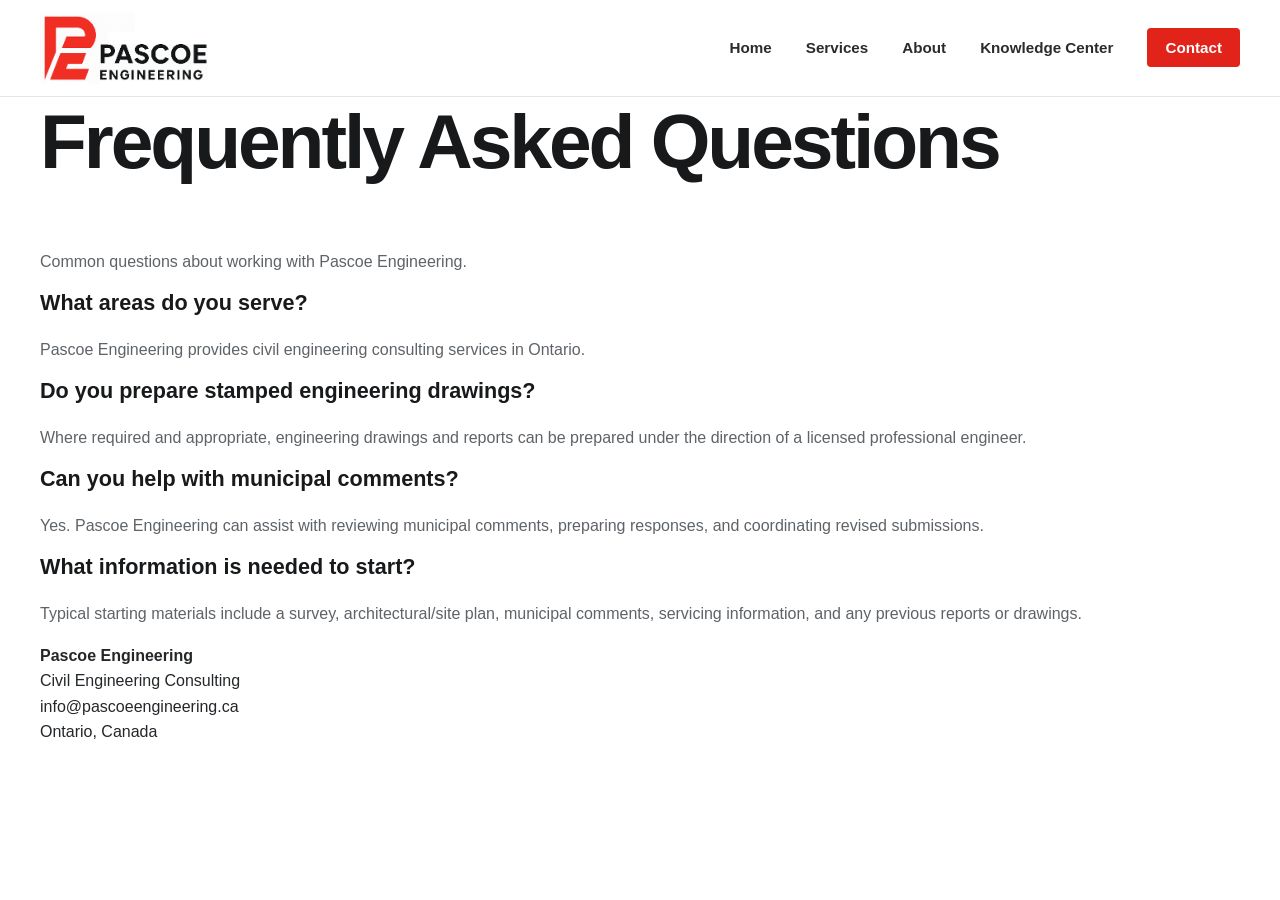
<file: faq/index.html>
<!doctype html><html lang="en"><head><meta charset="utf-8"><meta name="viewport" content="width=device-width, initial-scale=1"><title>FAQ | Pascoe Engineering</title><link rel="stylesheet" href="/assets/css/style.css"></head><body><header class="site-header">
  <div class="container nav-container">
    <a class="site-logo" href="/" aria-label="Pascoe Engineering home">
  <img
    src="/assets/images/logo-full.png"
    alt="Pascoe Engineering"
  >
</a>

    <button
      class="mobile-menu-button"
      type="button"
      aria-label="Open navigation menu"
      aria-expanded="false"
    >
      <span></span>
      <span></span>
      <span></span>
    </button>

    <nav class="site-nav" aria-label="Main navigation">
      <ul>
        <li><a href="/">Home</a></li>
        <li><a href="/services/">Services</a></li>
        <li><a href="/about/">About</a></li>
        <li><a href="/knowledge/">Knowledge Center</a></li>
        
        <li><a class="nav-contact" href="/contact/">Contact</a></li>
      </ul>
    </nav>
  </div>
</header><main><section class="page-title"><div class="container"><h1>Frequently Asked Questions</h1><p>Common questions about working with Pascoe Engineering.</p></div></section><section><div class="container grid grid-2"><div class="card"><h3>What areas do you serve?</h3><p>Pascoe Engineering provides civil engineering consulting services in Ontario.</p></div><div class="card"><h3>Do you prepare stamped engineering drawings?</h3><p>Where required and appropriate, engineering drawings and reports can be prepared under the direction of a licensed professional engineer.</p></div><div class="card"><h3>Can you help with municipal comments?</h3><p>Yes. Pascoe Engineering can assist with reviewing municipal comments, preparing responses, and coordinating revised submissions.</p></div><div class="card"><h3>What information is needed to start?</h3><p>Typical starting materials include a survey, architectural/site plan, municipal comments, servicing information, and any previous reports or drawings.</p></div></div></section></main><footer><div class="container footer-grid"><div><strong>Pascoe Engineering</strong><br>Civil Engineering Consulting</div><div><a href="mailto:info@pascoeengineering.ca">info@pascoeengineering.ca</a><br>Ontario, Canada</div></div></footer><script src="/assets/js/script.js"></script></body></html>
</file>
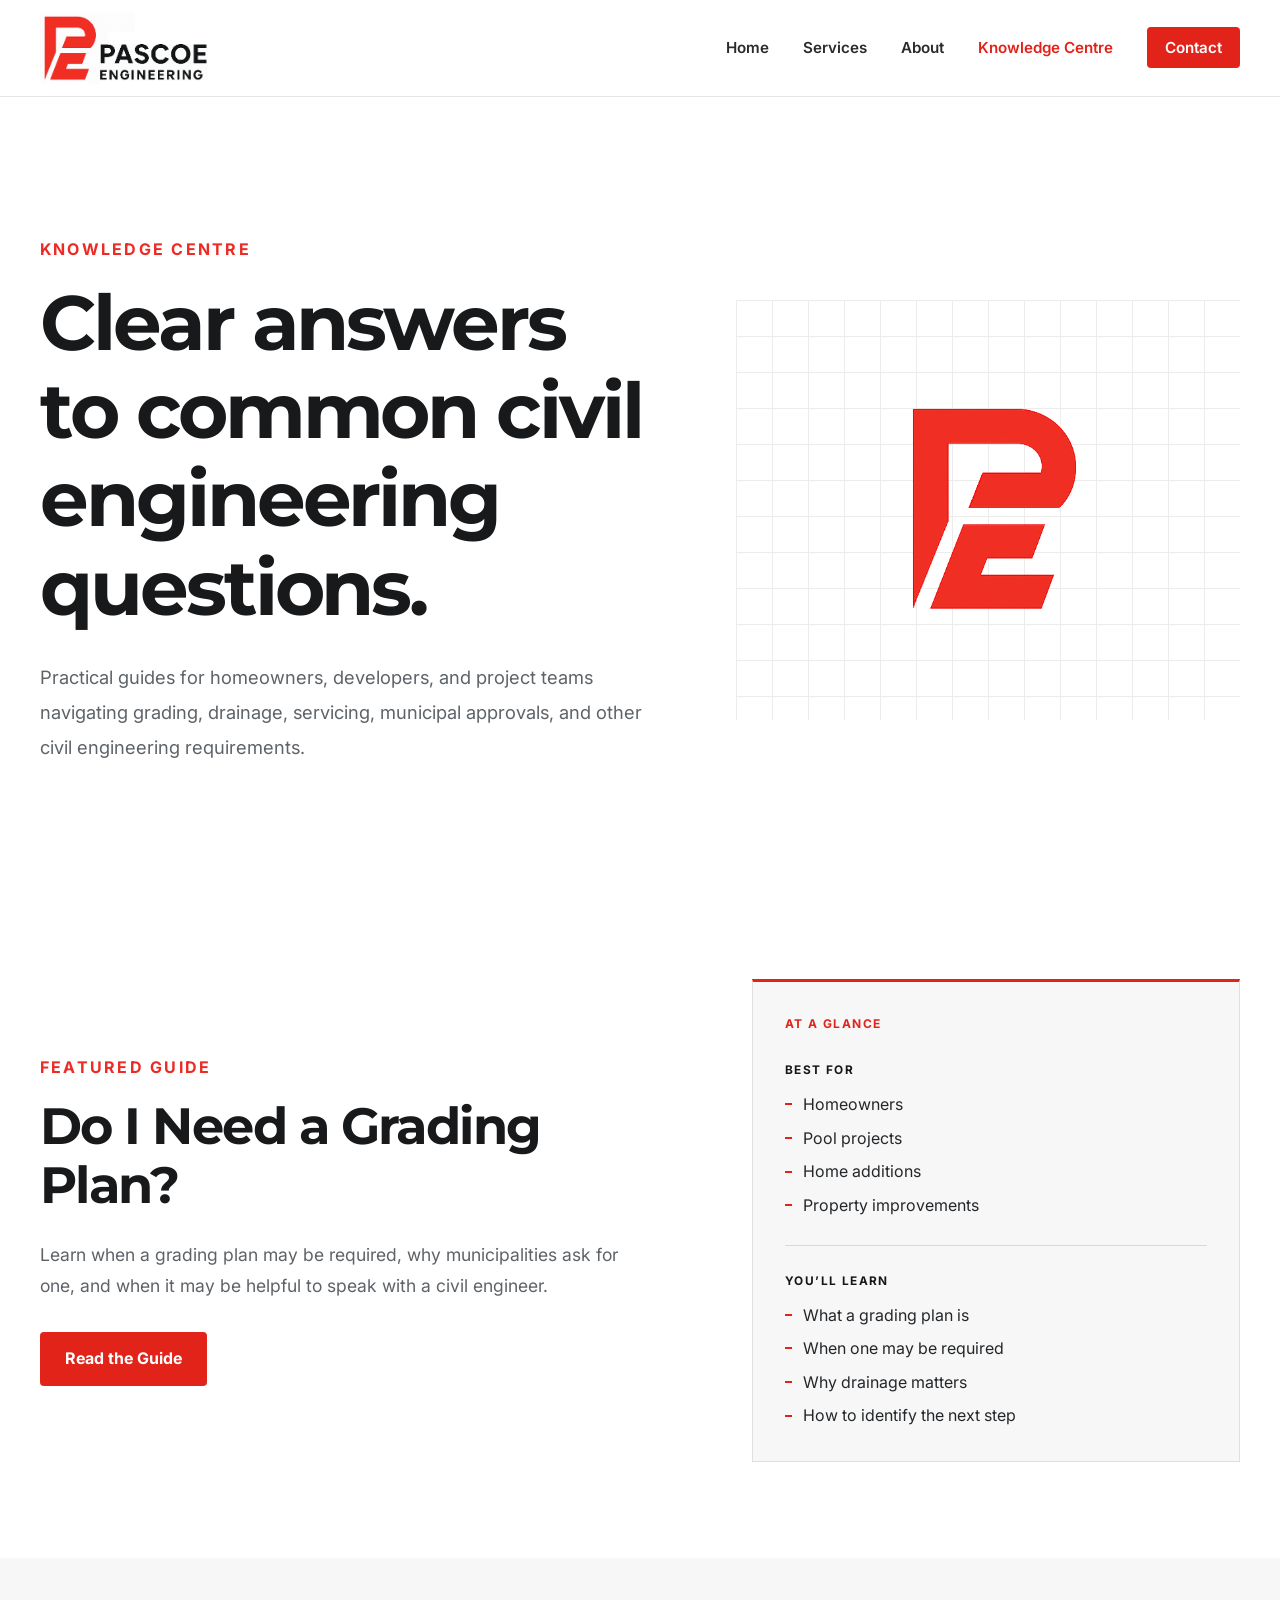
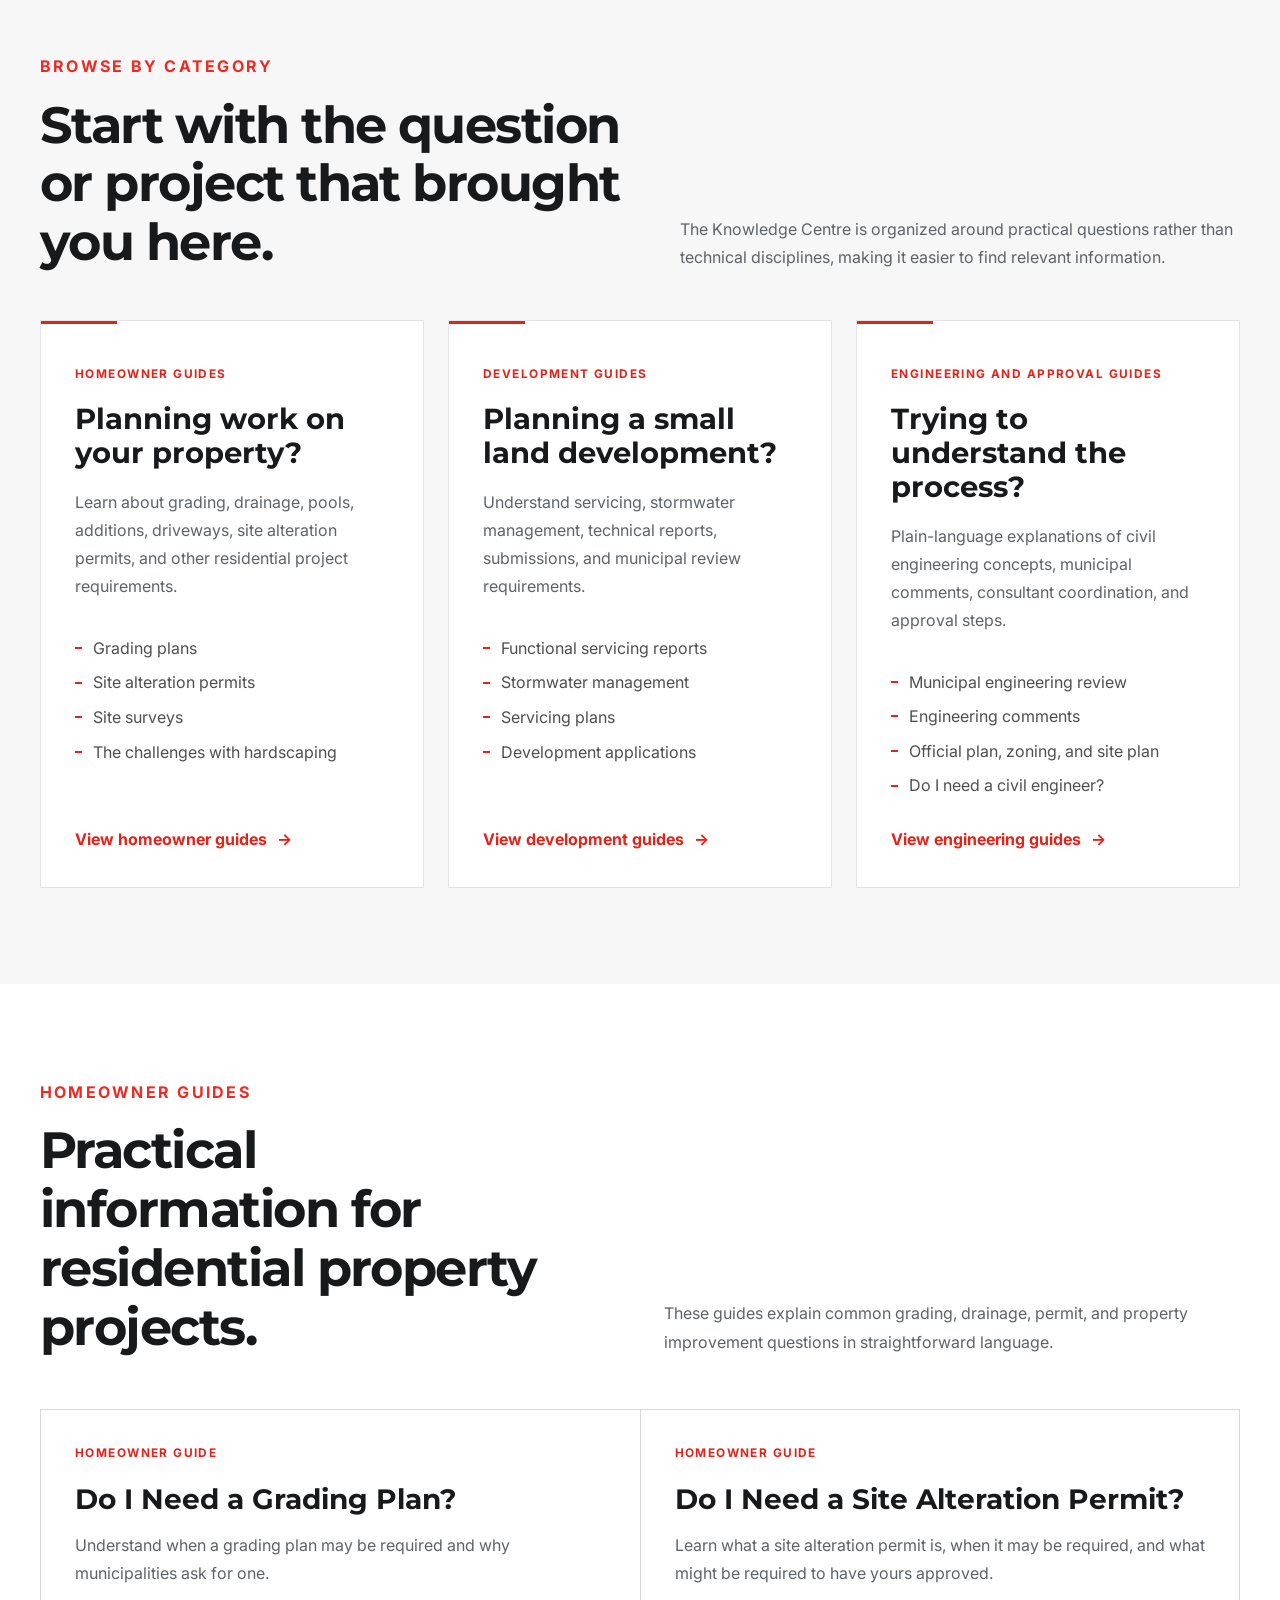
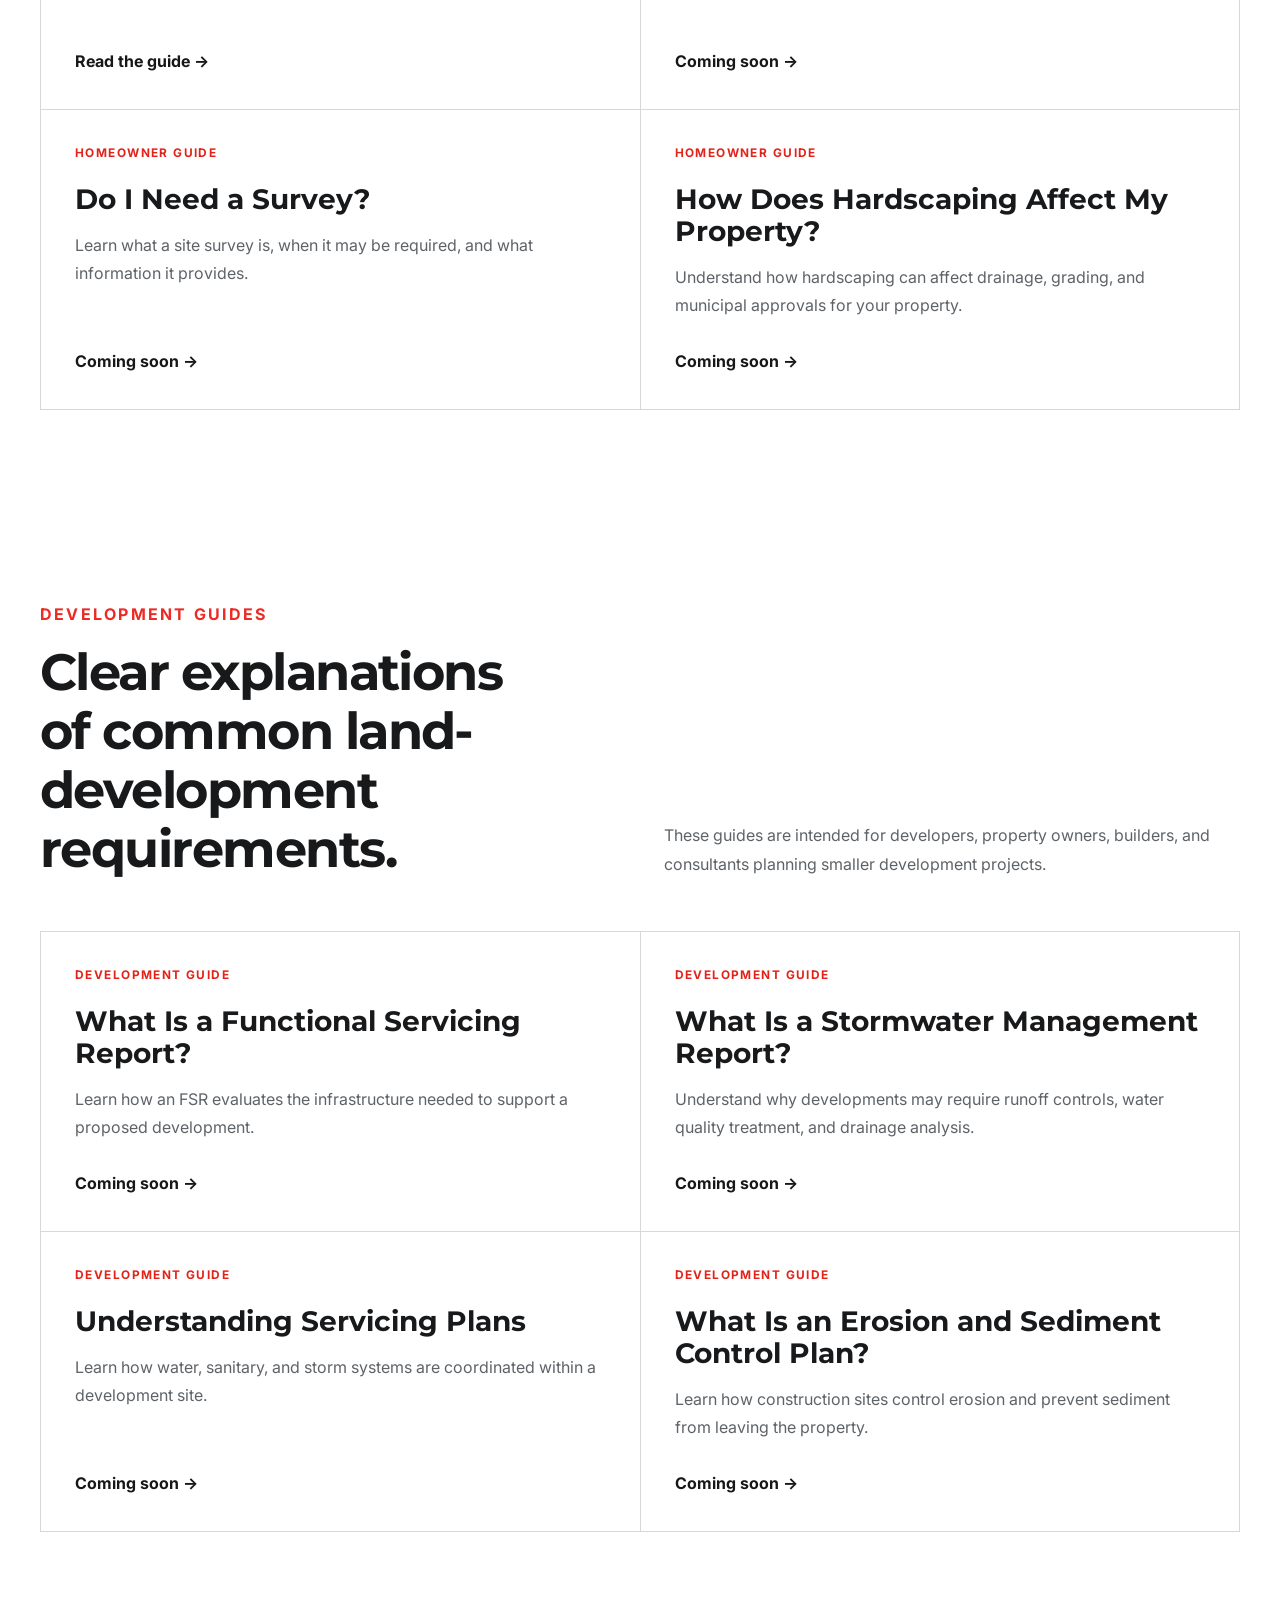
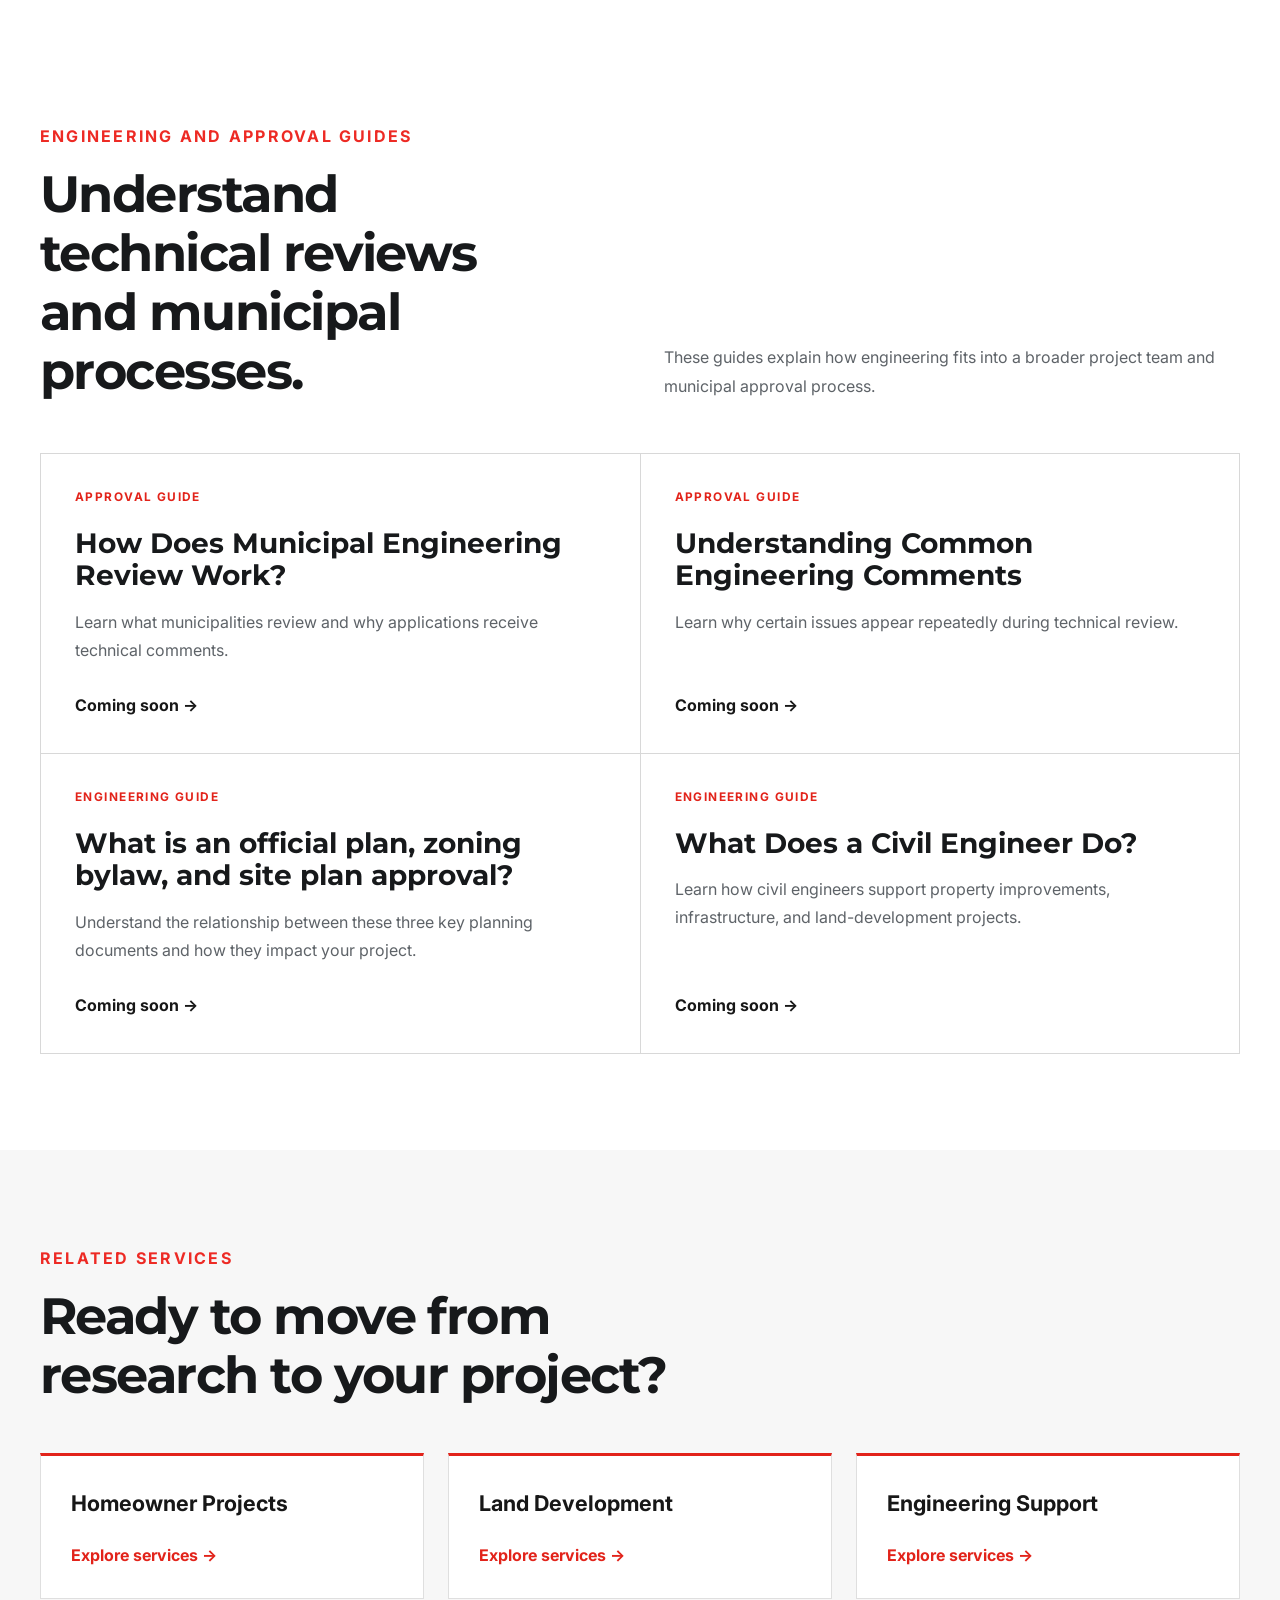
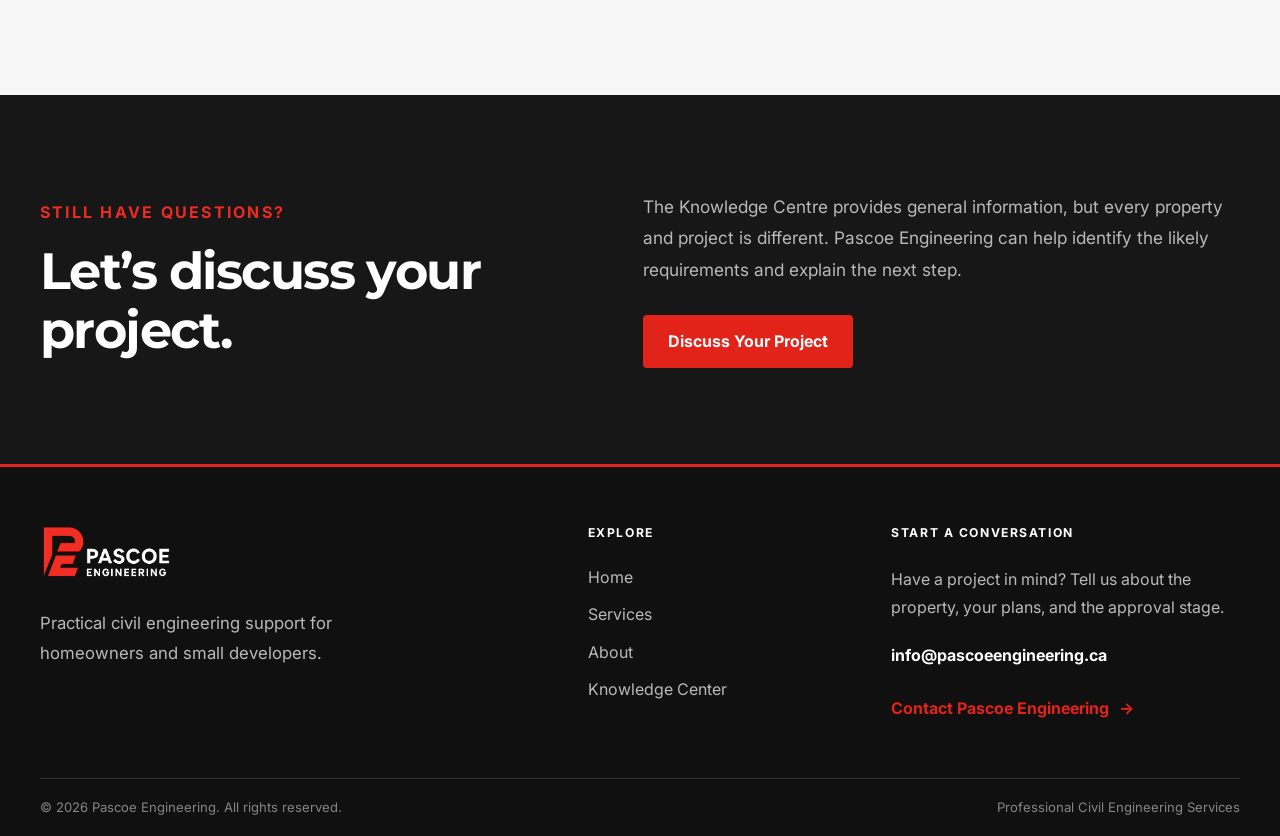
<file: knowledge/index.html>
<!doctype html><html lang="en"><head><meta charset="utf-8"><meta name="viewport" content="width=device-width, initial-scale=1"><title>Knowledge Centre | Pascoe Engineering</title><meta name="description" content="Pascoe Engineering provides civil engineering services to homeowners and small developers in Ontario including grading, servicing, drainage and stormwater management."><link rel="preconnect" href="https://fonts.googleapis.com">
  <!-- Favicons -->
<link rel="icon" href="/assets/images/favicon.ico" sizes="any">
<link rel="icon" type="image/png" sizes="32x32" href="/assets/images/favicon-32x32.png">
<link rel="icon" type="image/png" sizes="16x16" href="/assets/images/favicon-16x16.png">

<link rel="apple-touch-icon" sizes="180x180" href="/assets/images/apple-touch-icon.png">

<link rel="icon" type="image/png" sizes="192x192" href="/assets/images/android-chrome-192x192.png">
<link rel="icon" type="image/png" sizes="512x512" href="/assets/images/android-chrome-512x512.png">
<link rel="manifest" href="/assets/site.webmanifest">
<link rel="preconnect" href="https://fonts.gstatic.com" crossorigin>

<link
  href="https://fonts.googleapis.com/css2?family=Inter:wght@400;500;600;700&family=Montserrat:wght@600;700;800&display=swap"
  rel="stylesheet"
>

<link rel="stylesheet" href="/assets/css/style.css?v=1.0"></head><body>
<header class="site-header">
  <div class="container nav-container">
    <a class="site-logo" href="/" aria-label="Pascoe Engineering home">
  <img
    src="/assets/images/logo-full.png"
    alt="Pascoe Engineering"
  >
</a>

    <button
      class="mobile-menu-button"
      type="button"
      aria-label="Open navigation menu"
      aria-expanded="false"
    >
      <span></span>
      <span></span>
      <span></span>
    </button>

    <nav class="site-nav" aria-label="Main navigation">
      <ul>
        <li><a href="/">Home</a></li>
        <li><a href="/services/">Services</a></li>
        <li><a href="/about/">About</a></li>
        
        <li><a href="/knowledge/" class="active" aria-current="page">Knowledge Centre</a></li>
        
        <li><a class="nav-contact" href="/contact/">Contact</a></li>
      </ul>
    </nav>
  </div>
</header>
<main>
  <!-- Knowledge Centre Hero -->
  <section class="page-hero">
    <div class="container page-hero-grid">
      <div class="page-hero-content">
        <p class="eyebrow">Knowledge Centre</p>

        <h1>
          Clear answers to common civil engineering questions.
        </h1>

        <p class="page-hero-description">
          Practical guides for homeowners, developers, and project teams
          navigating grading, drainage, servicing, municipal approvals, and
          other civil engineering requirements.
        </p>
      </div>

      <div class="page-hero-graphic" aria-hidden="true">
        <div class="page-hero-grid-pattern"></div>

        <img
          src="/assets/images/logo-icon.png"
          alt=""
        >
      </div>
    </div>
  </section>

  <!-- Featured Guide -->
  <section class="knowledge-featured section">
    <div class="container knowledge-featured-grid">
      <div>
        <p class="eyebrow">Featured Guide</p>

        <h2>
          Do I Need a Grading Plan?
        </h2>

        <p class="knowledge-featured-lead">
          Learn when a grading plan may be required, why municipalities ask for
          one, and when it may be helpful to speak with a civil engineer.
        </p>

        <a
          class="btn btn-primary"
          href="/knowledge/do-i-need-a-grading-plan/"
        >
          Read the Guide
        </a>
      </div>

      <aside class="knowledge-featured-summary">
        <p class="knowledge-summary-label">At a Glance</p>

        <div class="knowledge-summary-group">
          <p>Best For</p>

          <ul>
            <li>Homeowners</li>
            <li>Pool projects</li>
            <li>Home additions</li>
            <li>Property improvements</li>
          </ul>
        </div>

        <div class="knowledge-summary-group">
          <p>You’ll Learn</p>

          <ul>
            <li>What a grading plan is</li>
            <li>When one may be required</li>
            <li>Why drainage matters</li>
            <li>How to identify the next step</li>
          </ul>
        </div>
      </aside>
    </div>
  </section>

  <!-- Guide Categories -->
  <section class="knowledge-categories section section-light">
    <div class="container">
      <div class="section-heading knowledge-categories-heading">
        <div>
          <p class="eyebrow">Browse by Category</p>

          <h2>
            Start with the question or project that brought you here.
          </h2>
        </div>

        <p>
          The Knowledge Centre is organized around practical questions rather
          than technical disciplines, making it easier to find relevant
          information.
        </p>
      </div>

      <div class="knowledge-category-grid">
        <article class="knowledge-category-card">
          <div class="knowledge-category-accent"></div>

          <p class="knowledge-category-label">Homeowner Guides</p>

          <h3>
            Planning work on your property?
          </h3>

          <p>
            Learn about grading, drainage, pools, additions, driveways, site
            alteration permits, and other residential project requirements.
          </p>

          <ul>
            <li>Grading plans</li>
            <li>Site alteration permits</li>
            <li>Site surveys</li>
            <li>The challenges with hardscaping</li>
          </ul>

          <a class="text-link" href="#homeowner-guides">
            View homeowner guides
            <span aria-hidden="true">→</span>
          </a>
        </article>

        <article class="knowledge-category-card">
          <div class="knowledge-category-accent"></div>

          <p class="knowledge-category-label">Development Guides</p>

          <h3>
            Planning a small land development?
          </h3>

          <p>
            Understand servicing, stormwater management, technical reports,
            submissions, and municipal review requirements.
          </p>

          <ul>
            <li>Functional servicing reports</li>
            <li>Stormwater management</li>
            <li>Servicing plans</li>
            <li>Development applications</li>
          </ul>

          <a class="text-link" href="#development-guides">
            View development guides
            <span aria-hidden="true">→</span>
          </a>
        </article>

        <article class="knowledge-category-card">
          <div class="knowledge-category-accent"></div>

          <p class="knowledge-category-label">Engineering and Approval Guides</p>

          <h3>
            Trying to understand the process?
          </h3>

          <p>
            Plain-language explanations of civil engineering concepts,
            municipal comments, consultant coordination, and approval steps.
          </p>

          <ul>
            <li>Municipal engineering review</li>
            <li>Engineering comments</li>
            <li>Official plan, zoning, and site plan</li>
            <li>Do I need a civil engineer?</li>
          </ul>

          <a class="text-link" href="#engineering-guides">
            View engineering guides
            <span aria-hidden="true">→</span>
          </a>
        </article>
      </div>
    </div>
  </section>

  <!-- Homeowner Guides -->
  <section
    class="knowledge-library section"
    id="homeowner-guides"
  >
    <div class="container">
      <div class="knowledge-library-heading">
        <div>
          <p class="eyebrow">Homeowner Guides</p>

          <h2>
            Practical information for residential property projects.
          </h2>
        </div>

        <p>
          These guides explain common grading, drainage, permit, and property
          improvement questions in straightforward language.
        </p>
      </div>

      <div class="knowledge-guide-grid">
        <a
          class="knowledge-guide-card"
          href="/knowledge/do-i-need-a-grading-plan/"
        >
          <p class="knowledge-guide-type">Homeowner Guide</p>

          <h3>Do I Need a Grading Plan?</h3>

          <p>
            Understand when a grading plan may be required and why
            municipalities ask for one.
          </p>

          <span>Read the guide →</span>
        </a>

        <a
          class="knowledge-guide-card"
          href="/knowledge/do-i-need-a-site-alteration-permit/"
        >
          <p class="knowledge-guide-type">Homeowner Guide</p>

          <h3>Do I Need a Site Alteration Permit?</h3>

          <p>
            Learn what a site alteration permit is, when it may be required, and what might be required to have yours approved.
          </p>

          <span>Coming soon →</span>
        </a>

        <a
          class="knowledge-guide-card"
          href="/knowledge/do-i-need-a-survey/"
        >
          <p class="knowledge-guide-type">Homeowner Guide</p>

          <h3>Do I Need a Survey?</h3>

          <p>
            Learn what a site survey is, when it may be required, and what information it provides.
          </p>

          <span>Coming soon →</span>
        </a>

        <a
          class="knowledge-guide-card"
          href="/knowledge/hardscaping/"
        >
          <p class="knowledge-guide-type">Homeowner Guide</p>

          <h3>How Does Hardscaping Affect My Property?</h3>

          <p>
            Understand how hardscaping can affect drainage, grading, and municipal approvals for your property.
          </p>

          <span>Coming soon →</span>
        </a>
      </div>
    </div>
  </section>

  <!-- Development Guides -->
  <section
    class="knowledge-library section section-light"
    id="development-guides"
  >
    <div class="container">
      <div class="knowledge-library-heading">
        <div>
          <p class="eyebrow">Development Guides</p>

          <h2>
            Clear explanations of common land-development requirements.
          </h2>
        </div>

        <p>
          These guides are intended for developers, property owners, builders,
          and consultants planning smaller development projects.
        </p>
      </div>

      <div class="knowledge-guide-grid">
        <a
          class="knowledge-guide-card"
          href="/knowledge/what-is-a-functional-servicing-report/"
        >
          <p class="knowledge-guide-type">Development Guide</p>

          <h3>What Is a Functional Servicing Report?</h3>

          <p>
            Learn how an FSR evaluates the infrastructure needed to support a
            proposed development.
          </p>

          <span>Coming soon →</span>
        </a>

        <a
          class="knowledge-guide-card"
          href="/knowledge/stormwater-management-reports/"
        >
          <p class="knowledge-guide-type">Development Guide</p>

          <h3>What Is a Stormwater Management Report?</h3>

          <p>
            Understand why developments may require runoff controls, water
            quality treatment, and drainage analysis.
          </p>

          <span>Coming soon →</span>
        </a>

        <a
          class="knowledge-guide-card"
          href="/knowledge/understanding-servicing-plans/"
        >
          <p class="knowledge-guide-type">Development Guide</p>

          <h3>Understanding Servicing Plans</h3>

          <p>
            Learn how water, sanitary, and storm systems are coordinated within
            a development site.
          </p>

          <span>Coming soon →</span>
        </a>

        <a
          class="knowledge-guide-card"
          href="/knowledge/erosion-sediment-control/"
        >
          <p class="knowledge-guide-type">Development Guide</p>

          <h3>What Is an Erosion and Sediment Control Plan?</h3>

          <p>
            Learn how construction sites control erosion and prevent sediment
            from leaving the property.
          </p>

          <span>Coming soon →</span>
        </a>
      </div>
    </div>
  </section>

  <!-- Engineering and Approval Guides -->
  <section
    class="knowledge-library section"
    id="engineering-guides"
  >
    <div class="container">
      <div class="knowledge-library-heading">
        <div>
          <p class="eyebrow">Engineering and Approval Guides</p>

          <h2>
            Understand technical reviews and municipal processes.
          </h2>
        </div>

        <p>
          These guides explain how engineering fits into a broader project team
          and municipal approval process.
        </p>
      </div>

      <div class="knowledge-guide-grid">
        <a
          class="knowledge-guide-card"
          href="/knowledge/municipal-engineering-review/"
        >
          <p class="knowledge-guide-type">Approval Guide</p>

          <h3>How Does Municipal Engineering Review Work?</h3>

          <p>
            Learn what municipalities review and why applications receive
            technical comments.
          </p>

          <span>Coming soon →</span>
        </a>

        <a
          class="knowledge-guide-card"
          href="/knowledge/common-engineering-comments/"
        >
          <p class="knowledge-guide-type">Approval Guide</p>

          <h3>Understanding Common Engineering Comments</h3>

          <p>
            Learn why certain issues appear repeatedly during technical review.
          </p>

          <span>Coming soon →</span>
        </a>

        <a
          class="knowledge-guide-card"
          href="/knowledge/official-plan-zoning-site-plan/"
        >
          <p class="knowledge-guide-type">Engineering Guide</p>

          <h3>What is an official plan, zoning bylaw, and site plan approval?</h3>

          <p>
            Understand the relationship between these three key planning documents and how they impact your project.
          </p>

          <span>Coming soon →</span>
        </a>

        <a
          class="knowledge-guide-card"
          href="/knowledge/what-does-a-civil-engineer-do/"
        >
          <p class="knowledge-guide-type">Engineering Guide</p>

          <h3>What Does a Civil Engineer Do?</h3>

          <p>
            Learn how civil engineers support property improvements,
            infrastructure, and land-development projects.
          </p>

          <span>Coming soon →</span>
        </a>
      </div>
    </div>
  </section>

  <!-- Related Services -->
  <section class="knowledge-services section section-light">
    <div class="container">
      <div class="section-heading">
        <div>
          <p class="eyebrow">Related Services</p>

          <h2>
            Ready to move from research to your project?
          </h2>
        </div>
      </div>

      <div class="knowledge-service-grid">
        <a
          class="knowledge-service-link"
          href="/services/homeowner-projects/"
        >
          <p>Homeowner Projects</p>
          <span>Explore services →</span>
        </a>

        <a
          class="knowledge-service-link"
          href="/services/land-development/"
        >
          <p>Land Development</p>
          <span>Explore services →</span>
        </a>

        <a
          class="knowledge-service-link"
          href="/services/engineering-support/"
        >
          <p>Engineering Support</p>
          <span>Explore services →</span>
        </a>
      </div>
    </div>
  </section>

  <!-- CTA -->
  <section class="knowledge-cta section">
    <div class="container knowledge-cta-grid">
      <div>
        <p class="eyebrow">Still Have Questions?</p>

        <h2>
          Let’s discuss your project.
        </h2>
      </div>

      <div>
        <p>
          The Knowledge Centre provides general information, but every property
          and project is different. Pascoe Engineering can help identify the
          likely requirements and explain the next step.
        </p>

        <a class="btn btn-primary" href="/contact/">
          Discuss Your Project
        </a>
      </div>
    </div>
  </section>
</main>
<footer class="site-footer">
  <div class="container">
    <div class="footer-main">
      <div class="footer-brand">
        <a class="footer-logo" href="/" aria-label="Pascoe Engineering home">
          <img
            src="/assets/images/logo-inverse.png"
            alt="Pascoe Engineering"
          >
        </a>

        <p class="footer-statement">
          Practical civil engineering support for homeowners and small
          developers.
        </p>
      </div>

      <div class="footer-navigation">
        <p class="footer-heading">Explore</p>

        <nav aria-label="Footer navigation">
          <ul>
            <li><a href="/">Home</a></li>
            <li><a href="/services/">Services</a></li>
            <li><a href="/about/">About</a></li>
            <li><a href="/knowledge/">Knowledge Center</a></li>
            
          </ul>
        </nav>
      </div>

      <div class="footer-contact">
        <p class="footer-heading">Start a Conversation</p>

        <p>
          Have a project in mind? Tell us about the property, your plans, and
          the approval stage.
        </p>

        <a class="footer-email" href="mailto:info@pascoeengineering.ca">
          info@pascoeengineering.ca
        </a>

        <a class="text-link" href="/contact/">
          Contact Pascoe Engineering
          <span aria-hidden="true">→</span>
        </a>
      </div>
    </div>

    <div class="footer-bottom">
      <p>
        &copy; <span class="current-year"></span> Pascoe Engineering. All rights
        reserved.
      </p>

      <p>Professional Civil Engineering Services</p>
    </div>
  </div>
</footer>
<script src="/assets/js/script.js"></script>
</html>
</file>
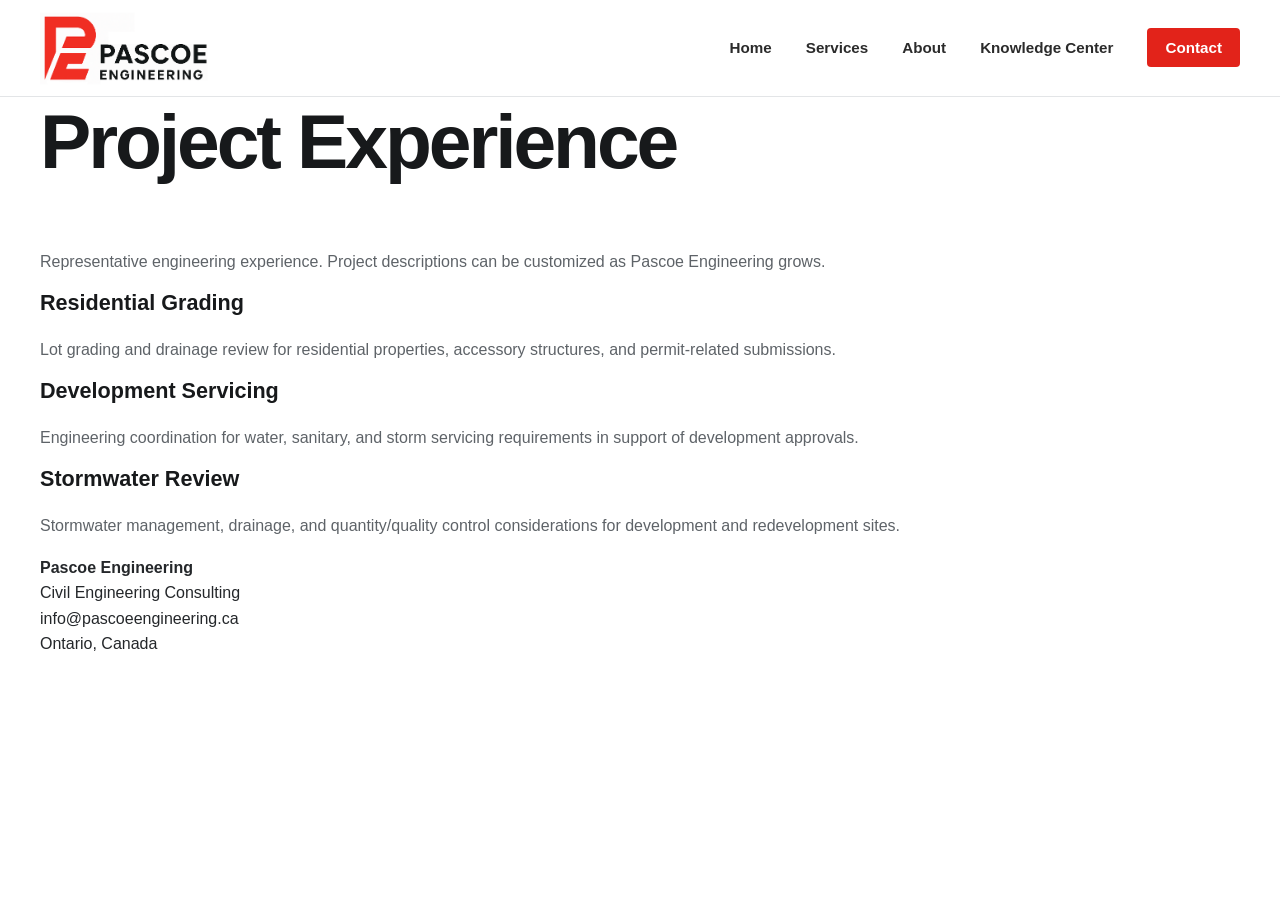
<file: projects/index.html>
<!doctype html><html lang="en"><head><meta charset="utf-8"><meta name="viewport" content="width=device-width, initial-scale=1"><title>Projects | Pascoe Engineering</title><link rel="stylesheet" href="/assets/css/style.css"></head><body><header class="site-header">
  <div class="container nav-container">
    <a class="site-logo" href="/" aria-label="Pascoe Engineering home">
  <img
    src="/assets/images/logo-full.png"
    alt="Pascoe Engineering"
  >
</a>

    <button
      class="mobile-menu-button"
      type="button"
      aria-label="Open navigation menu"
      aria-expanded="false"
    >
      <span></span>
      <span></span>
      <span></span>
    </button>

    <nav class="site-nav" aria-label="Main navigation">
      <ul>
        <li><a href="/">Home</a></li>
        <li><a href="/services/">Services</a></li>
        <li><a href="/about/">About</a></li>
        <li><a href="/knowledge/">Knowledge Center</a></li>
        
        <li><a class="nav-contact" href="/contact/">Contact</a></li>
      </ul>
    </nav>
  </div>
</header><main><section class="page-title"><div class="container"><h1>Project Experience</h1><p>Representative engineering experience. Project descriptions can be customized as Pascoe Engineering grows.</p></div></section><section><div class="container grid grid-3"><div class="card"><h3>Residential Grading</h3><p>Lot grading and drainage review for residential properties, accessory structures, and permit-related submissions.</p></div><div class="card"><h3>Development Servicing</h3><p>Engineering coordination for water, sanitary, and storm servicing requirements in support of development approvals.</p></div><div class="card"><h3>Stormwater Review</h3><p>Stormwater management, drainage, and quantity/quality control considerations for development and redevelopment sites.</p></div></div></section></main><footer><div class="container footer-grid"><div><strong>Pascoe Engineering</strong><br>Civil Engineering Consulting</div><div><a href="mailto:info@pascoeengineering.ca">info@pascoeengineering.ca</a><br>Ontario, Canada</div></div></footer><script src="/assets/js/script.js"></script></body></html>
</file>
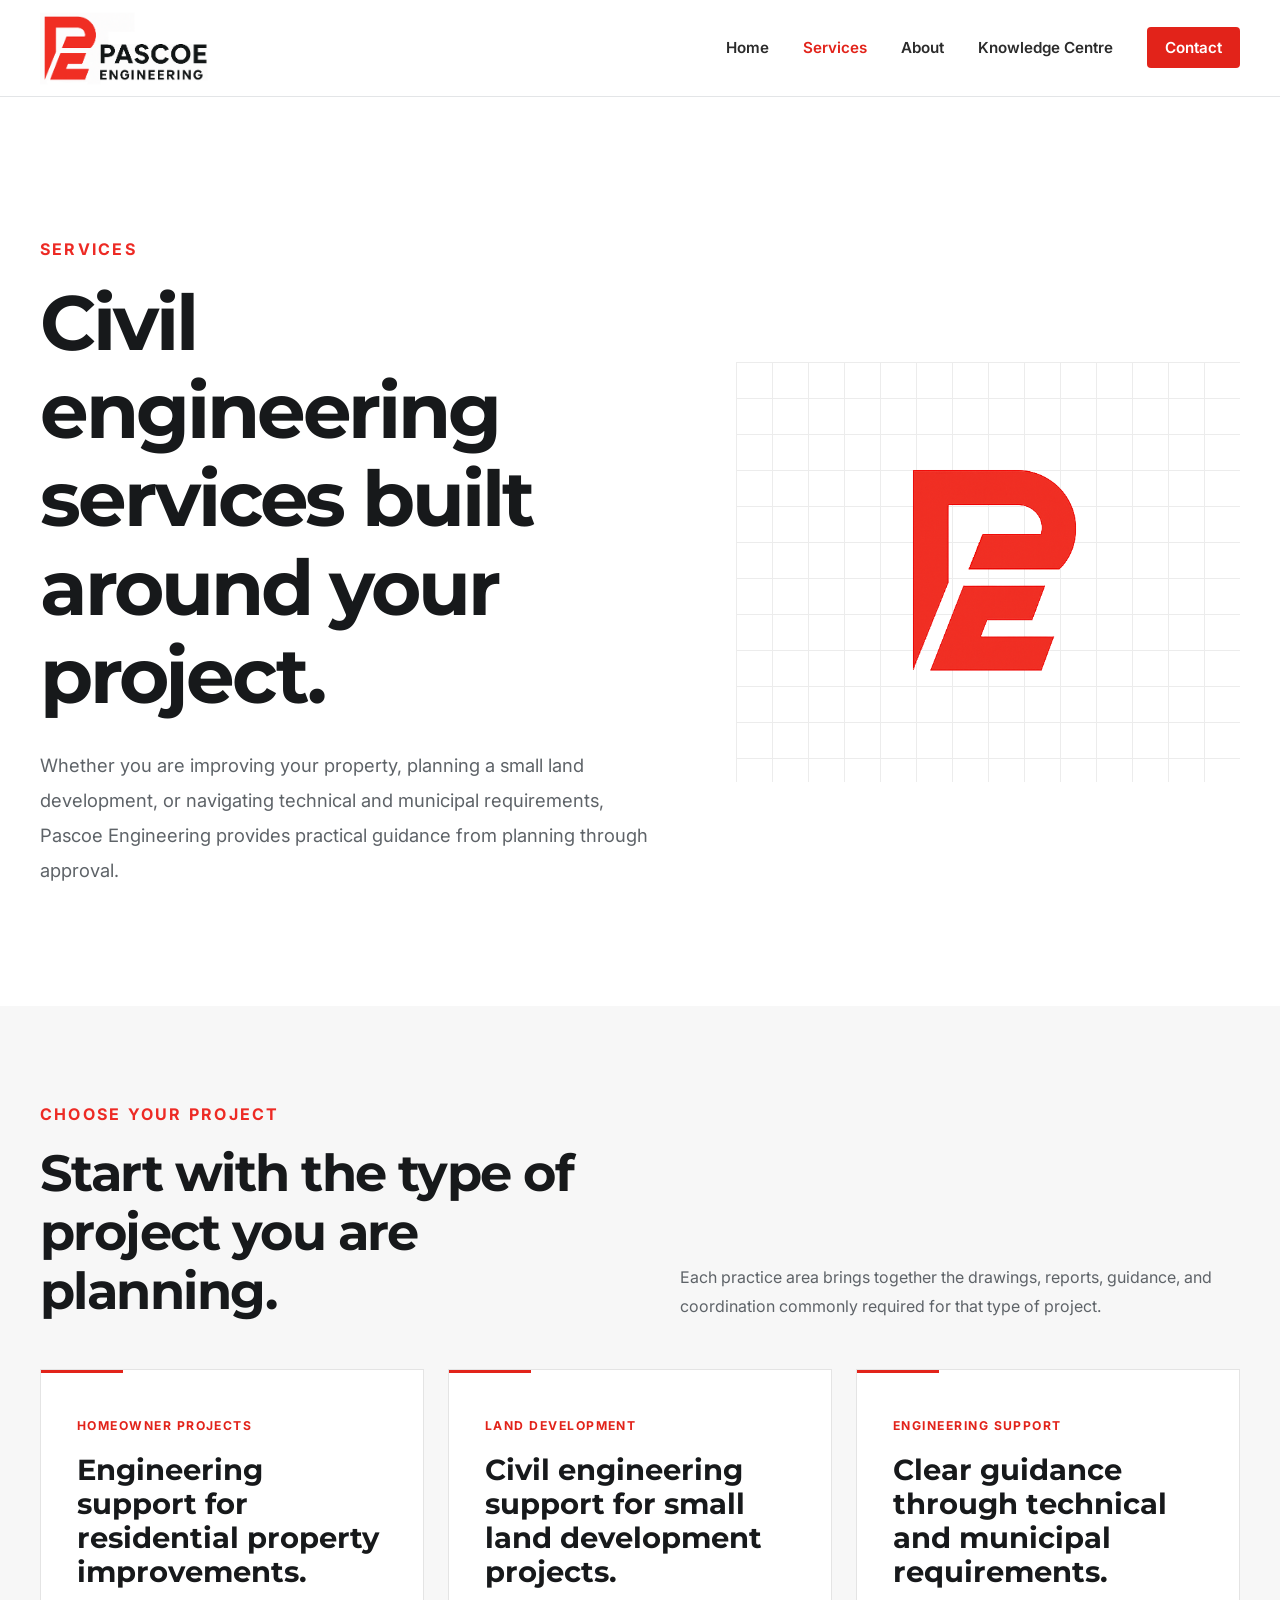
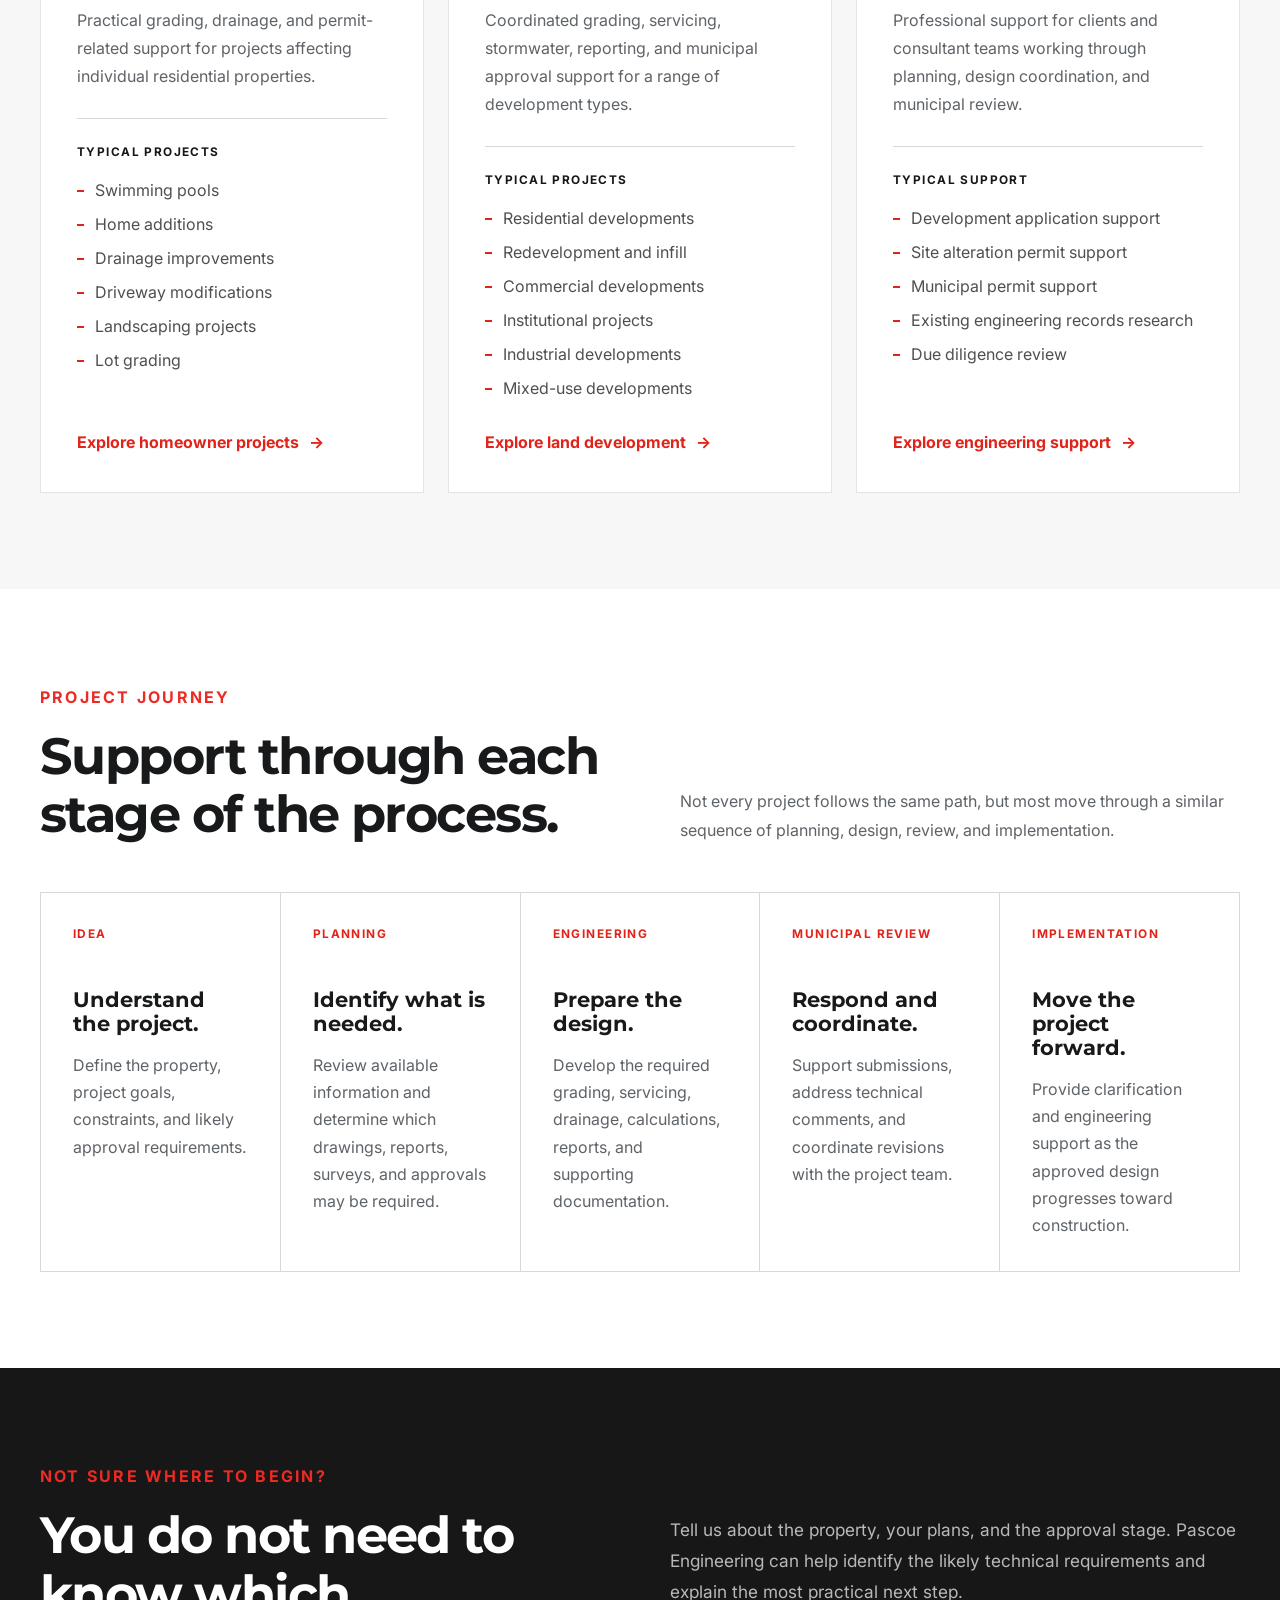
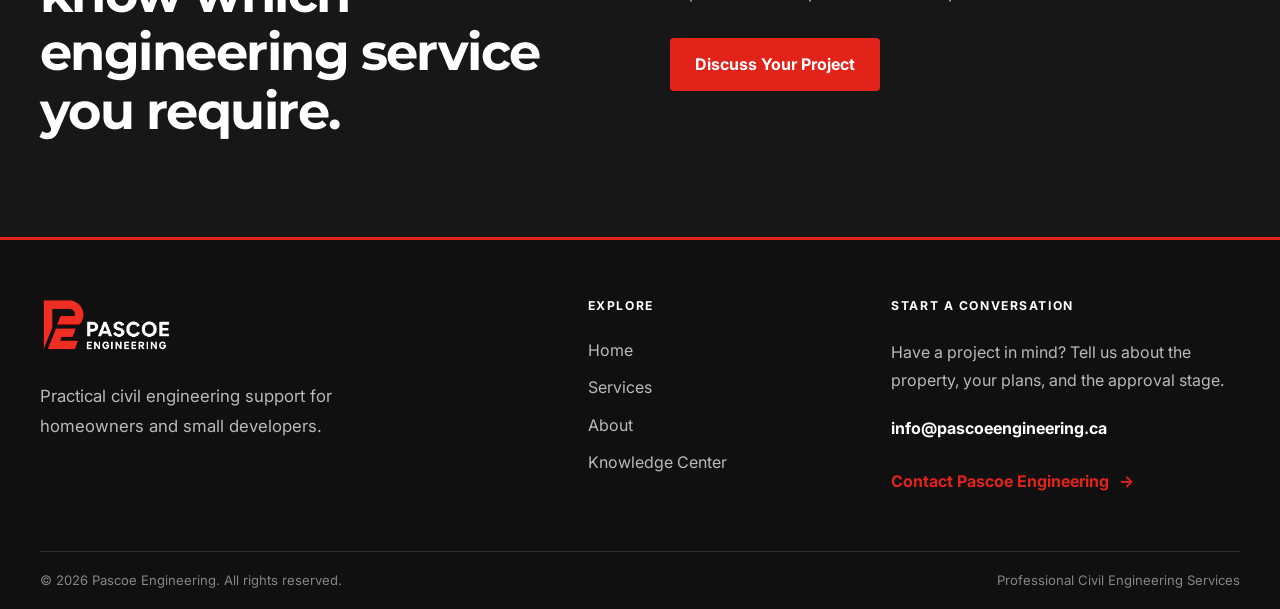
<file: services/index.html>
<!doctype html><html lang="en"><head><meta charset="utf-8"><meta name="viewport" content="width=device-width, initial-scale=1"><title>Services | Pascoe Engineering</title><meta name="description" content="Pascoe Engineering provides civil engineering services to homeowners and small developers in Ontario including grading, servicing, drainage and stormwater management."><link rel="preconnect" href="https://fonts.googleapis.com">
  <!-- Favicons -->
<link rel="icon" href="/assets/images/favicon.ico" sizes="any">
<link rel="icon" type="image/png" sizes="32x32" href="/assets/images/favicon-32x32.png">
<link rel="icon" type="image/png" sizes="16x16" href="/assets/images/favicon-16x16.png">

<link rel="apple-touch-icon" sizes="180x180" href="/assets/images/apple-touch-icon.png">

<link rel="icon" type="image/png" sizes="192x192" href="/assets/images/android-chrome-192x192.png">
<link rel="icon" type="image/png" sizes="512x512" href="/assets/images/android-chrome-512x512.png">
<link rel="manifest" href="/assets/site.webmanifest">
<link rel="preconnect" href="https://fonts.gstatic.com" crossorigin>

<link
  href="https://fonts.googleapis.com/css2?family=Inter:wght@400;500;600;700&family=Montserrat:wght@600;700;800&display=swap"
  rel="stylesheet"
>

<link rel="stylesheet" href="/assets/css/style.css?v=1.0"></head><body>
<header class="site-header">
  <div class="container nav-container">
    <a class="site-logo" href="/" aria-label="Pascoe Engineering home">
  <img
    src="/assets/images/logo-full.png"
    alt="Pascoe Engineering"
  >
</a>

    <button
      class="mobile-menu-button"
      type="button"
      aria-label="Open navigation menu"
      aria-expanded="false"
    >
      <span></span>
      <span></span>
      <span></span>
    </button>

    <nav class="site-nav" aria-label="Main navigation">
      <ul>
        <li><a href="/">Home</a></li>
        <li><a href="/services/" class="active" aria-current="page">Services</a></li>
        <li><a href="/about/">About</a></li>
        
        <li><a href="/knowledge/">Knowledge Centre</a></li>
        
        <li><a class="nav-contact" href="/contact/">Contact</a></li>
      </ul>
    </nav>
  </div>
</header>
<main>
  <!-- Services Hero -->
  <section class="page-hero">
    <div class="container page-hero-grid">
      <div class="page-hero-content">
        <p class="eyebrow">Services</p>

        <h1>
          Civil engineering services built around your project.
        </h1>

        <p class="page-hero-description">
          Whether you are improving your property, planning a small land
          development, or navigating technical and municipal requirements,
          Pascoe Engineering provides practical guidance from planning through
          approval.
        </p>
      </div>

      <div class="page-hero-graphic" aria-hidden="true">
        <div class="page-hero-grid-pattern"></div>

        <img
          src="/assets/images/logo-icon.png"
          alt=""
        >
      </div>
    </div>
  </section>

  <!-- Practice Areas -->
  <section class="practice-areas section section-light">
    <div class="container">
      <div class="section-heading practice-areas-heading">
        <div>
          <p class="eyebrow">Choose Your Project</p>

          <h2>
            Start with the type of project you are planning.
          </h2>
        </div>

        <p>
          Each practice area brings together the drawings, reports, guidance,
          and coordination commonly required for that type of project.
        </p>
      </div>

      <div class="practice-area-grid">
        <!-- Homeowner Projects -->
        <article class="practice-area-card">
          <div class="practice-area-accent"></div>

          <p class="practice-area-label">Homeowner Projects</p>

          <h3>
            Engineering support for residential property improvements.
          </h3>

          <p>
            Practical grading, drainage, and permit-related support for projects
            affecting individual residential properties.
          </p>

          <div class="practice-area-list">
            <p>Typical Projects</p>

            <ul>
              <li>Swimming pools</li>
              <li>Home additions</li>
              <li>Drainage improvements</li>
              <li>Driveway modifications</li>
              <li>Landscaping projects</li>
              <li>Lot grading</li>
            </ul>
          </div>

          <a class="text-link" href="/services/homeowner-projects/">
            Explore homeowner projects
            <span aria-hidden="true">→</span>
          </a>
        </article>

        <!-- Land Development -->
        <article class="practice-area-card">
          <div class="practice-area-accent"></div>

          <p class="practice-area-label">Land Development</p>

          <h3>
            Civil engineering support for small land development projects.
          </h3>

          <p>
            Coordinated grading, servicing, stormwater, reporting, and municipal
            approval support for a range of development types.
          </p>

          <div class="practice-area-list">
            <p>Typical Projects</p>

            <ul>
              <li>Residential developments</li>
              <li>Redevelopment and infill</li>
              <li>Commercial developments</li>
              <li>Institutional projects</li>
              <li>Industrial developments</li>
              <li>Mixed-use developments</li>
            </ul>
          </div>

          <a class="text-link" href="/services/land-development/">
            Explore land development
            <span aria-hidden="true">→</span>
          </a>
        </article>

        <!-- Engineering Support -->
        <article class="practice-area-card">
          <div class="practice-area-accent"></div>

          <p class="practice-area-label">Engineering Support</p>

          <h3>
            Clear guidance through technical and municipal requirements.
          </h3>

          <p>
            Professional support for clients and consultant teams working
            through planning, design coordination, and municipal review.
          </p>

          <div class="practice-area-list">
            <p>Typical Support</p>

            <ul>
              <li>Development application support</li>
              <li>Site alteration permit support</li>
              
              <li>Municipal permit support</li>
              <li>Existing engineering records research</li>
              <li>Due diligence review</li>
            </ul>
          </div>

          <a class="text-link" href="/services/engineering-support/">
            Explore engineering support
            <span aria-hidden="true">→</span>
          </a>
        </article>
      </div>
    </div>
  </section>

  <!-- Project Journey -->
  <section class="project-journey section">
    <div class="container">
      <div class="section-heading project-journey-heading">
        <div>
          <p class="eyebrow">Project Journey</p>

          <h2>
            Support through each stage of the process.
          </h2>
        </div>

        <p>
          Not every project follows the same path, but most move through a
          similar sequence of planning, design, review, and implementation.
        </p>
      </div>

      <div class="project-journey-list">
        <article class="project-journey-step">
          <p class="project-journey-label">Idea</p>
          <h3>Understand the project.</h3>
          <p>
            Define the property, project goals, constraints, and likely approval
            requirements.
          </p>
        </article>

        <article class="project-journey-step">
          <p class="project-journey-label">Planning</p>
          <h3>Identify what is needed.</h3>
          <p>
            Review available information and determine which drawings, reports,
            surveys, and approvals may be required.
          </p>
        </article>

        <article class="project-journey-step">
          <p class="project-journey-label">Engineering</p>
          <h3>Prepare the design.</h3>
          <p>
            Develop the required grading, servicing, drainage, calculations,
            reports, and supporting documentation.
          </p>
        </article>

        <article class="project-journey-step">
          <p class="project-journey-label">Municipal Review</p>
          <h3>Respond and coordinate.</h3>
          <p>
            Support submissions, address technical comments, and coordinate
            revisions with the project team.
          </p>
        </article>

        <article class="project-journey-step">
          <p class="project-journey-label">Implementation</p>
          <h3>Move the project forward.</h3>
          <p>
            Provide clarification and engineering support as the approved design
            progresses toward construction.
          </p>
        </article>
      </div>
    </div>
  </section>

  <!-- Not Sure Where to Begin -->
  <section class="services-help section">
    <div class="container services-help-grid">
      <div>
        <p class="eyebrow">Not Sure Where to Begin?</p>

        <h2>
          You do not need to know which engineering service you require.
        </h2>
      </div>

      <div class="services-help-content">
        <p>
          Tell us about the property, your plans, and the approval stage. Pascoe
          Engineering can help identify the likely technical requirements and
          explain the most practical next step.
        </p>

        <a class="btn btn-primary" href="/contact/">
          Discuss Your Project
        </a>
      </div>
    </div>
  </section>
</main>
<footer class="site-footer">
  <div class="container">
    <div class="footer-main">
      <div class="footer-brand">
        <a class="footer-logo" href="/" aria-label="Pascoe Engineering home">
          <img
            src="/assets/images/logo-inverse.png"
            alt="Pascoe Engineering"
          >
        </a>

        <p class="footer-statement">
          Practical civil engineering support for homeowners and small
          developers.
        </p>
      </div>

      <div class="footer-navigation">
        <p class="footer-heading">Explore</p>

        <nav aria-label="Footer navigation">
          <ul>
            <li><a href="/">Home</a></li>
            <li><a href="/services/">Services</a></li>
            <li><a href="/about/">About</a></li>
            <li><a href="/knowledge/">Knowledge Center</a></li>
            
          </ul>
        </nav>
      </div>

      <div class="footer-contact">
        <p class="footer-heading">Start a Conversation</p>

        <p>
          Have a project in mind? Tell us about the property, your plans, and
          the approval stage.
        </p>

        <a class="footer-email" href="mailto:info@pascoeengineering.ca">
          info@pascoeengineering.ca
        </a>

        <a class="text-link" href="/contact/">
          Contact Pascoe Engineering
          <span aria-hidden="true">→</span>
        </a>
      </div>
    </div>

    <div class="footer-bottom">
      <p>
        &copy; <span class="current-year"></span> Pascoe Engineering. All rights
        reserved.
      </p>

      <p>Professional Civil Engineering Services</p>
    </div>
  </div>
</footer>
<script src="/assets/js/script.js"></script>
</html>
</file>
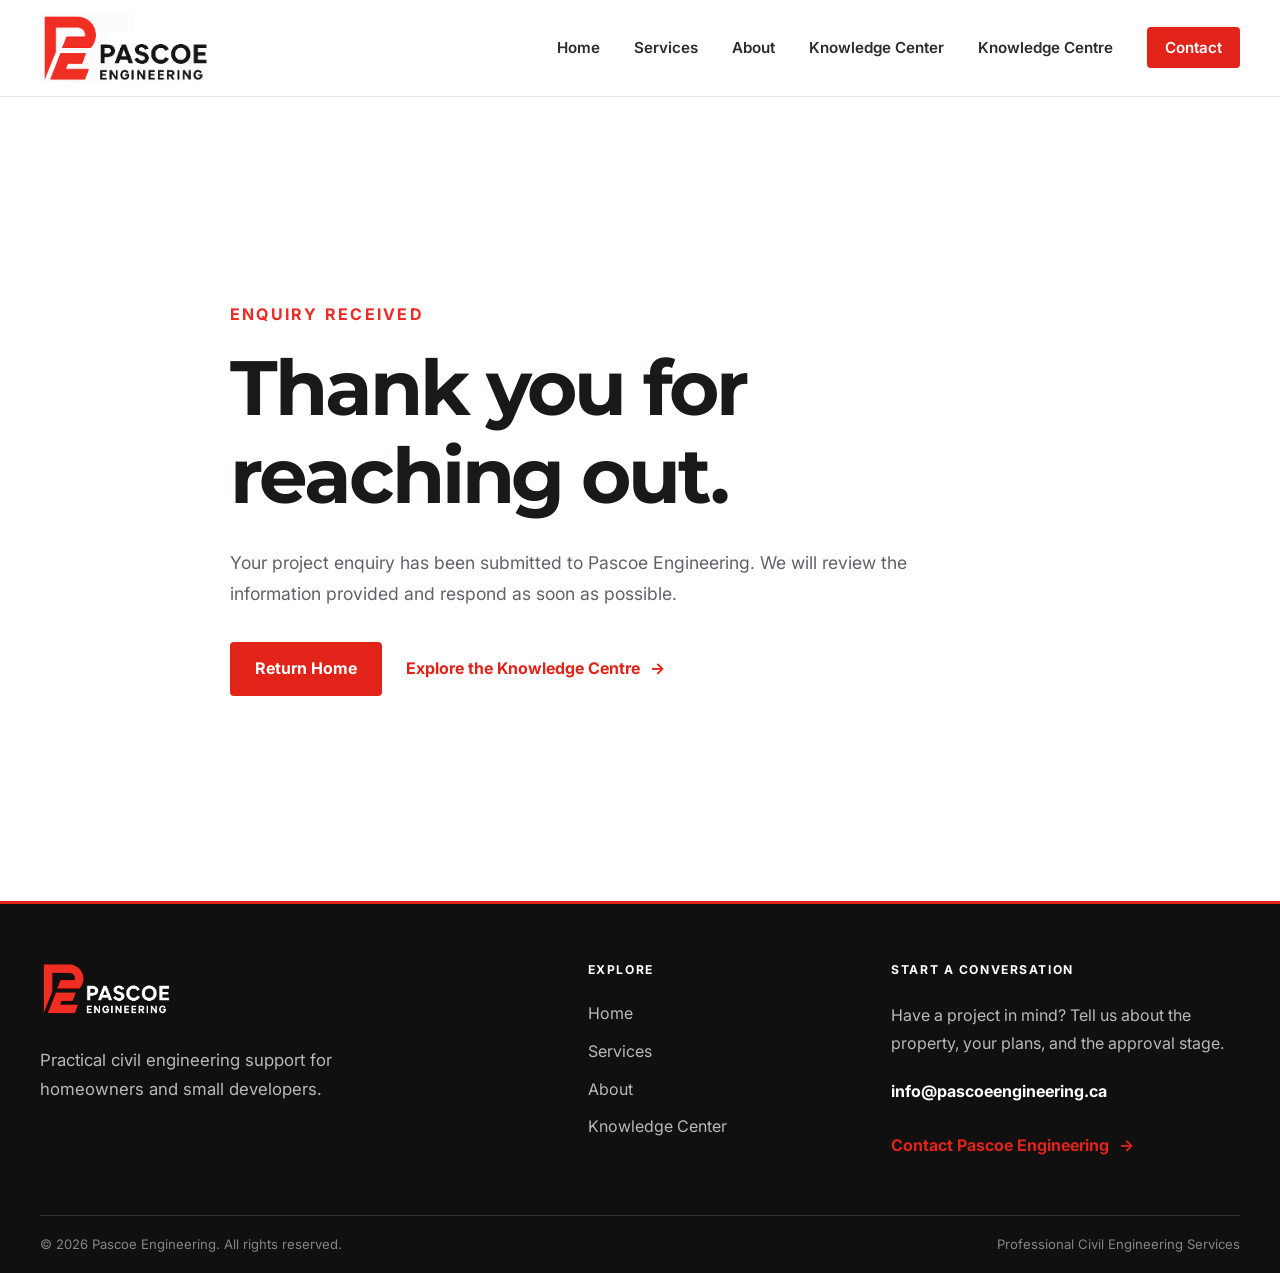
<file: contact/thank-you/index.html>
<!doctype html><html lang="en"><head><meta charset="utf-8"><meta name="viewport" content="width=device-width, initial-scale=1"><title>Pascoe Engineering | Civil Engineering Services</title><meta name="description" content="Pascoe Engineering provides civil engineering services to homeowners and small developers in Ontario including grading, servicing, drainage and stormwater management."><link rel="preconnect" href="https://fonts.googleapis.com">
<link rel="preconnect" href="https://fonts.gstatic.com" crossorigin>

<link
  href="https://fonts.googleapis.com/css2?family=Inter:wght@400;500;600;700&family=Montserrat:wght@600;700;800&display=swap"
  rel="stylesheet"
>

<link rel="stylesheet" href="/assets/css/style.css?v=1.0"></head><body>
<header class="site-header">
  <div class="container nav-container">
    <a class="site-logo" href="/" aria-label="Pascoe Engineering home">
  <img
    src="/assets/images/logo-full.png"
    alt="Pascoe Engineering"
  >
</a>

    <button
      class="mobile-menu-button"
      type="button"
      aria-label="Open navigation menu"
      aria-expanded="false"
    >
      <span></span>
      <span></span>
      <span></span>
    </button>

    <nav class="site-nav" aria-label="Main navigation">
      <ul>
        <li><a href="/">Home</a></li>
        <li><a href="/services/">Services</a></li>
        <li><a href="/about/">About</a></li>
        <li><a href="/knowledge/">Knowledge Center</a></li>
        <li><a href="/knowledge/">Knowledge Centre</a></li>
        
        <li><a class="nav-contact" href="/contact/">Contact</a></li>
      </ul>
    </nav>
  </div>
</header>
<main>
  <section class="contact-thank-you section">
    <div class="container contact-thank-you-content">
      <p class="eyebrow">Enquiry Received</p>

      <h1>
        Thank you for reaching out.
      </h1>

      <p>
        Your project enquiry has been submitted to Pascoe Engineering. We will
        review the information provided and respond as soon as possible.
      </p>

      <div class="contact-thank-you-actions">
        <a class="btn btn-primary" href="/">
          Return Home
        </a>

        <a class="text-link" href="/knowledge/">
          Explore the Knowledge Centre
          <span aria-hidden="true">→</span>
        </a>
      </div>
    </div>
  </section>
</main>
<footer class="site-footer">
  <div class="container">
    <div class="footer-main">
      <div class="footer-brand">
        <a class="footer-logo" href="/" aria-label="Pascoe Engineering home">
          <img
            src="/assets/images/logo-inverse.png"
            alt="Pascoe Engineering"
          >
        </a>

        <p class="footer-statement">
          Practical civil engineering support for homeowners and small
          developers.
        </p>
      </div>

      <div class="footer-navigation">
        <p class="footer-heading">Explore</p>

        <nav aria-label="Footer navigation">
          <ul>
            <li><a href="/">Home</a></li>
            <li><a href="/services/">Services</a></li>
            <li><a href="/about/">About</a></li>
            <li><a href="/knowledge/">Knowledge Center</a></li>
            
          </ul>
        </nav>
      </div>

      <div class="footer-contact">
        <p class="footer-heading">Start a Conversation</p>

        <p>
          Have a project in mind? Tell us about the property, your plans, and
          the approval stage.
        </p>

        <a class="footer-email" href="mailto:info@pascoeengineering.ca">
          info@pascoeengineering.ca
        </a>

        <a class="text-link" href="/contact/">
          Contact Pascoe Engineering
          <span aria-hidden="true">→</span>
        </a>
      </div>
    </div>

    <div class="footer-bottom">
      <p>
        &copy; <span class="current-year"></span> Pascoe Engineering. All rights
        reserved.
      </p>

      <p>Professional Civil Engineering Services</p>
    </div>
  </div>
</footer>
<script src="/assets/js/script.js"></script>
</html>
</file>
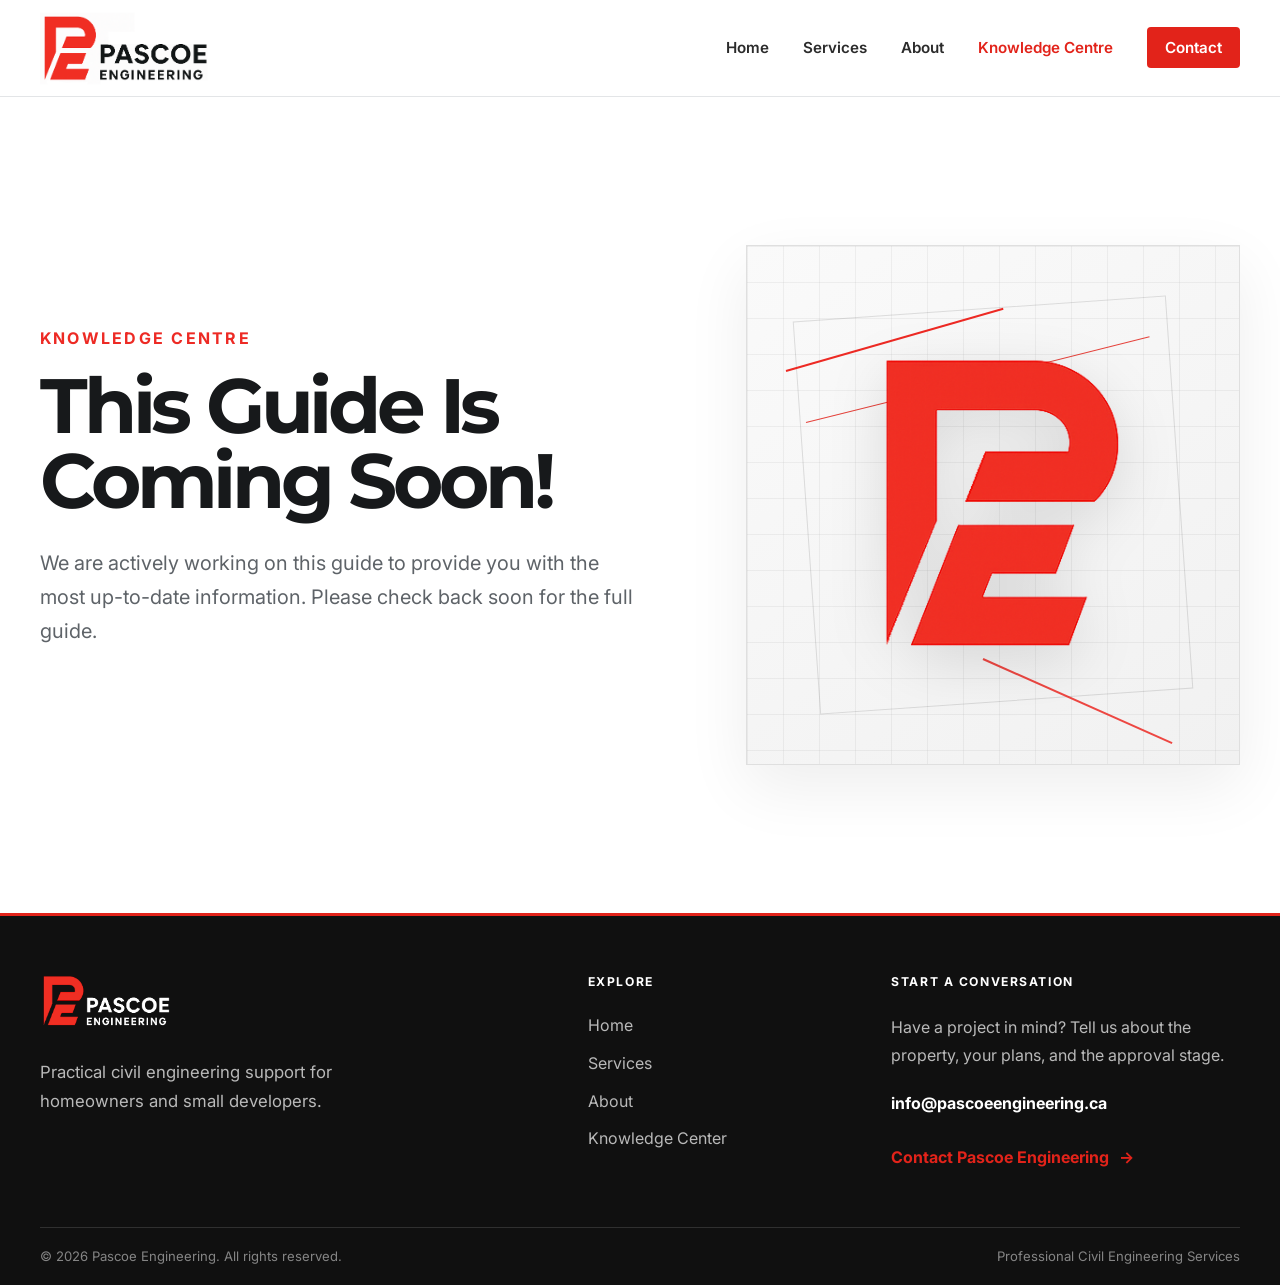
<file: knowledge/common-engineering-comments/index.html>
<!doctype html><html lang="en"><head><meta charset="utf-8"><meta name="viewport" content="width=device-width, initial-scale=1"><title>Knowledge Centre | Pascoe Engineering</title><meta name="description" content="Pascoe Engineering provides civil engineering services to homeowners and small developers in Ontario including grading, servicing, drainage and stormwater management."><link rel="preconnect" href="https://fonts.googleapis.com">
  <!-- Favicons -->
<link rel="icon" href="/assets/images/favicon.ico" sizes="any">
<link rel="icon" type="image/png" sizes="32x32" href="/assets/images/favicon-32x32.png">
<link rel="icon" type="image/png" sizes="16x16" href="/assets/images/favicon-16x16.png">

<link rel="apple-touch-icon" sizes="180x180" href="/assets/images/apple-touch-icon.png">

<link rel="icon" type="image/png" sizes="192x192" href="/assets/images/android-chrome-192x192.png">
<link rel="icon" type="image/png" sizes="512x512" href="/assets/images/android-chrome-512x512.png">
<link rel="manifest" href="/assets/site.webmanifest">
<link rel="preconnect" href="https://fonts.gstatic.com" crossorigin>

<link
  href="https://fonts.googleapis.com/css2?family=Inter:wght@400;500;600;700&family=Montserrat:wght@600;700;800&display=swap"
  rel="stylesheet"
>

<link rel="stylesheet" href="/assets/css/style.css?v=1.0"></head><body>
<header class="site-header">
  <div class="container nav-container">
    <a class="site-logo" href="/" aria-label="Pascoe Engineering home">
  <img
    src="/assets/images/logo-full.png"
    alt="Pascoe Engineering"
  >
</a>

    <button
      class="mobile-menu-button"
      type="button"
      aria-label="Open navigation menu"
      aria-expanded="false"
    >
      <span></span>
      <span></span>
      <span></span>
    </button>

    <nav class="site-nav" aria-label="Main navigation">
      <ul>
        <li><a href="/">Home</a></li>
        <li><a href="/services/">Services</a></li>
        <li><a href="/about/">About</a></li>
        
        <li><a href="/knowledge/" class="active" aria-current="page">Knowledge Centre</a></li>
        
        <li><a class="nav-contact" href="/contact/">Contact</a></li>
      </ul>
    </nav>
  </div>
</header>
<main>
  <section class="hero">
    <div class="container hero-container">
<div class="hero-content">
  <p class="eyebrow">Knowledge Centre</p>

  <h1>
    This Guide Is Coming Soon!
  </h1>

  <p class="hero-description">
    We are actively working on this guide to provide you with the most up-to-date information. Please check back soon for the full guide.
  </p>

  <div class="hero-actions">
    
  </div>
</div>

      <div class="hero-graphic" aria-hidden="true">
        <div class="hero-grid"></div>

        <div class="hero-mark">
  <img
    src="/assets/images/logo-icon.png"
    alt=""
  >
</div>

        <div class="hero-line hero-line-one"></div>
        <div class="hero-line hero-line-two"></div>
      </div>
    </div>

  </section>
<footer class="site-footer">
  <div class="container">
    <div class="footer-main">
      <div class="footer-brand">
        <a class="footer-logo" href="/" aria-label="Pascoe Engineering home">
          <img
            src="/assets/images/logo-inverse.png"
            alt="Pascoe Engineering"
          >
        </a>

        <p class="footer-statement">
          Practical civil engineering support for homeowners and small
          developers.
        </p>
      </div>

      <div class="footer-navigation">
        <p class="footer-heading">Explore</p>

        <nav aria-label="Footer navigation">
          <ul>
            <li><a href="/">Home</a></li>
            <li><a href="/services/">Services</a></li>
            <li><a href="/about/">About</a></li>
            <li><a href="/knowledge/">Knowledge Center</a></li>
            
          </ul>
        </nav>
      </div>

      <div class="footer-contact">
        <p class="footer-heading">Start a Conversation</p>

        <p>
          Have a project in mind? Tell us about the property, your plans, and
          the approval stage.
        </p>

        <a class="footer-email" href="mailto:info@pascoeengineering.ca">
          info@pascoeengineering.ca
        </a>

        <a class="text-link" href="/contact/">
          Contact Pascoe Engineering
          <span aria-hidden="true">→</span>
        </a>
      </div>
    </div>

    <div class="footer-bottom">
      <p>
        &copy; <span class="current-year"></span> Pascoe Engineering. All rights
        reserved.
      </p>

      <p>Professional Civil Engineering Services</p>
    </div>
  </div>
</footer>
<script src="/assets/js/script.js"></script>
</html>
</file>
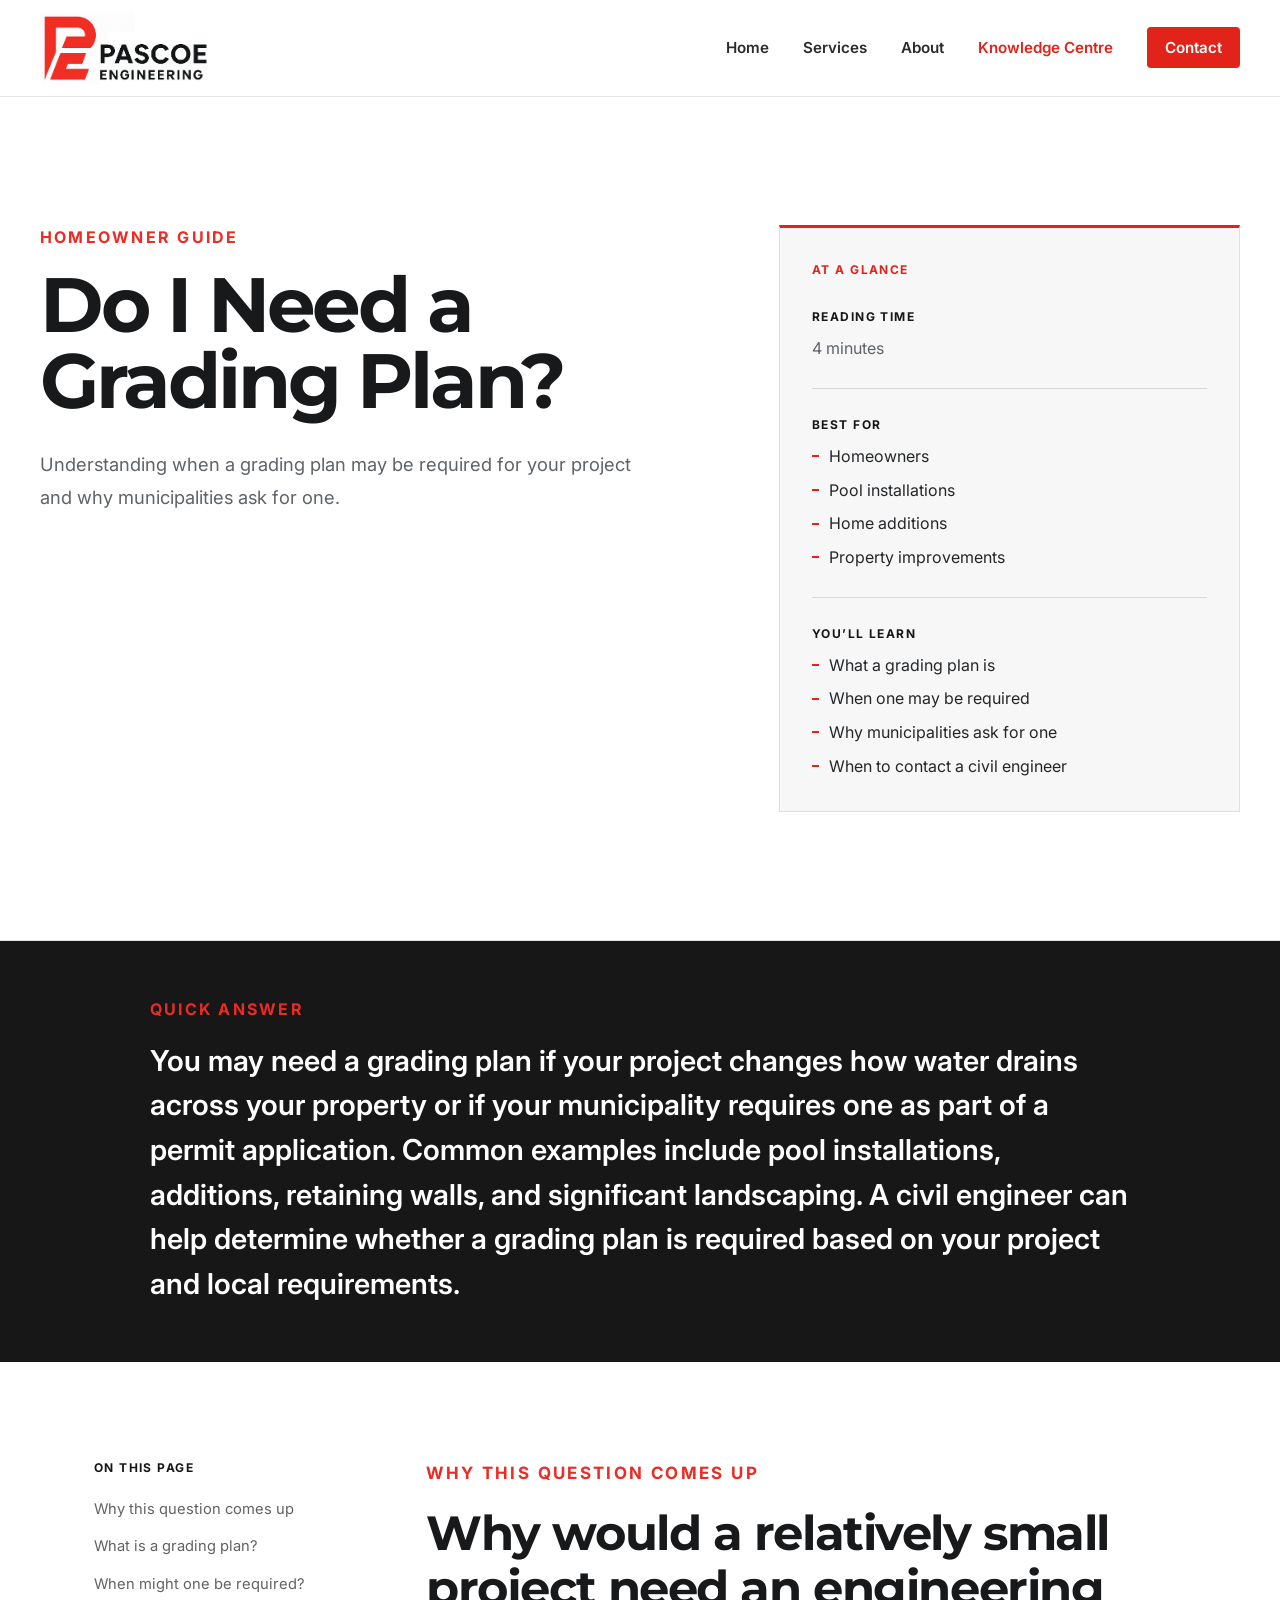
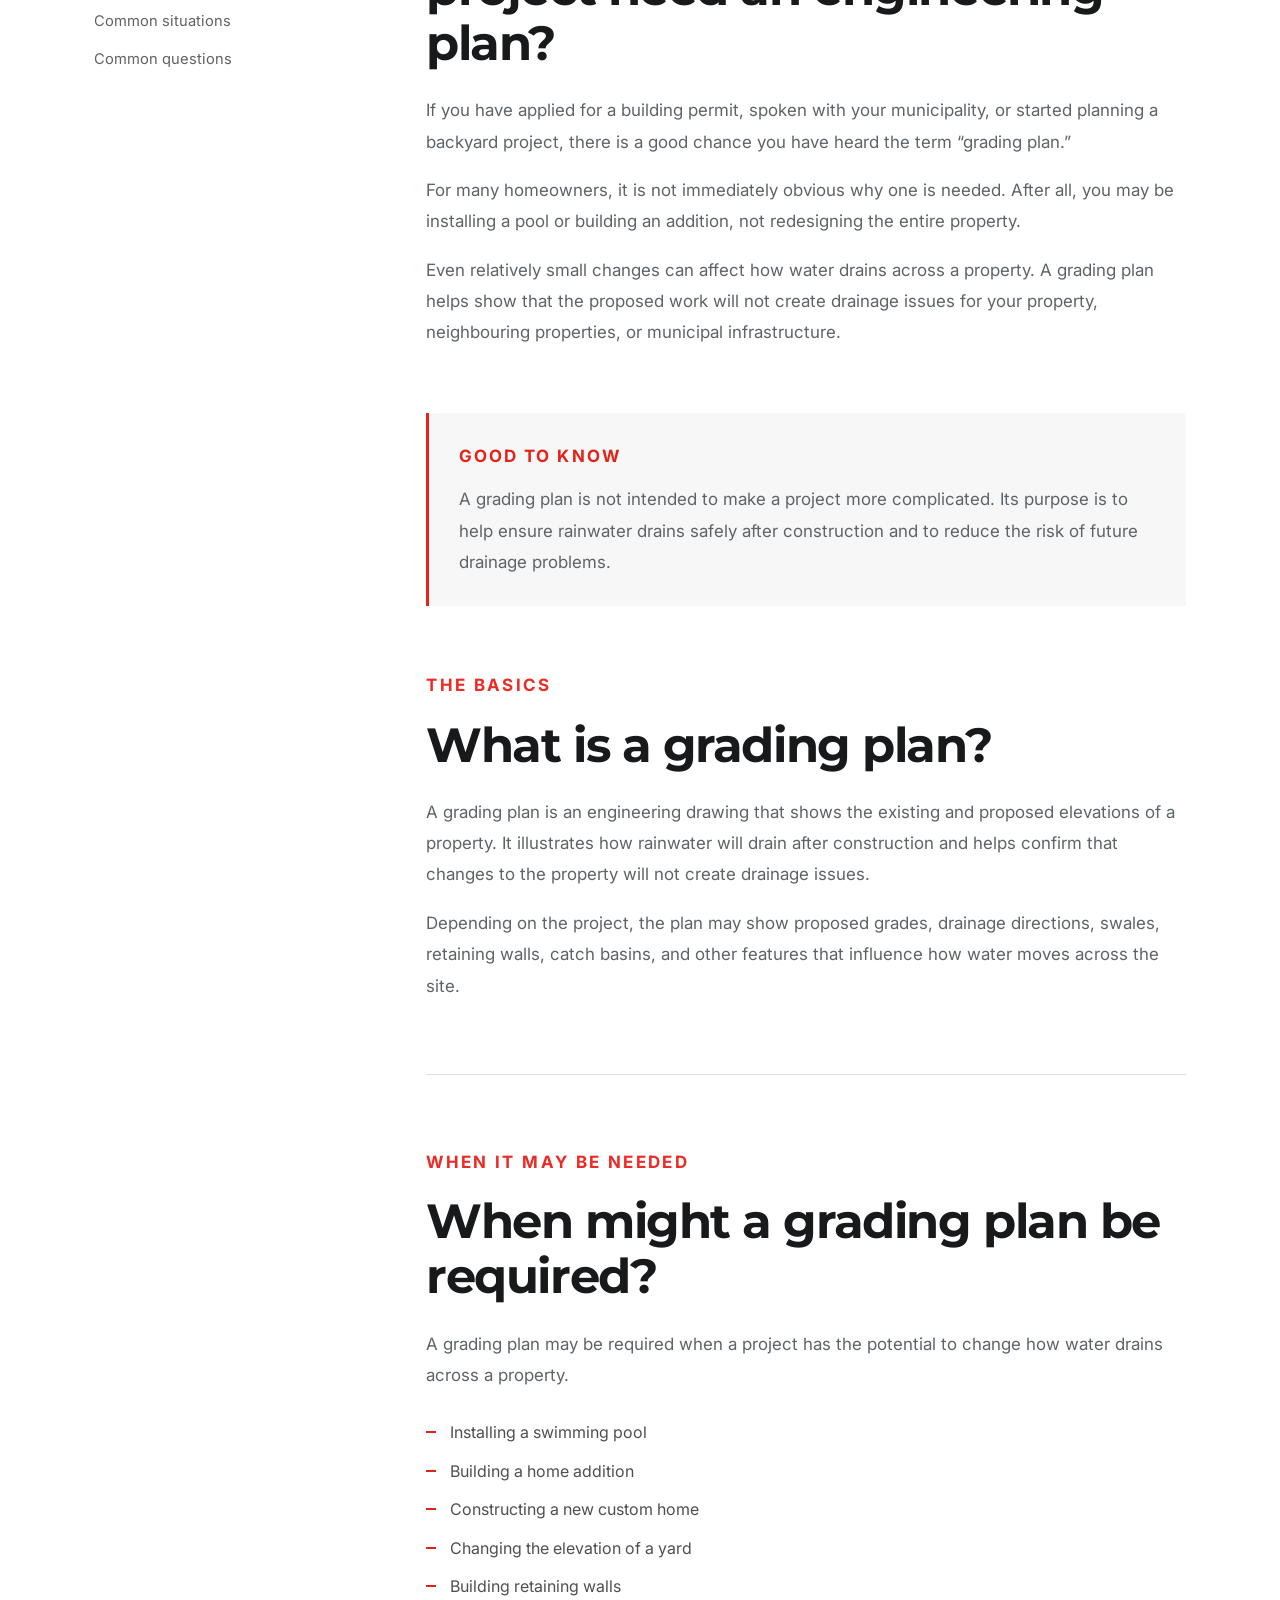
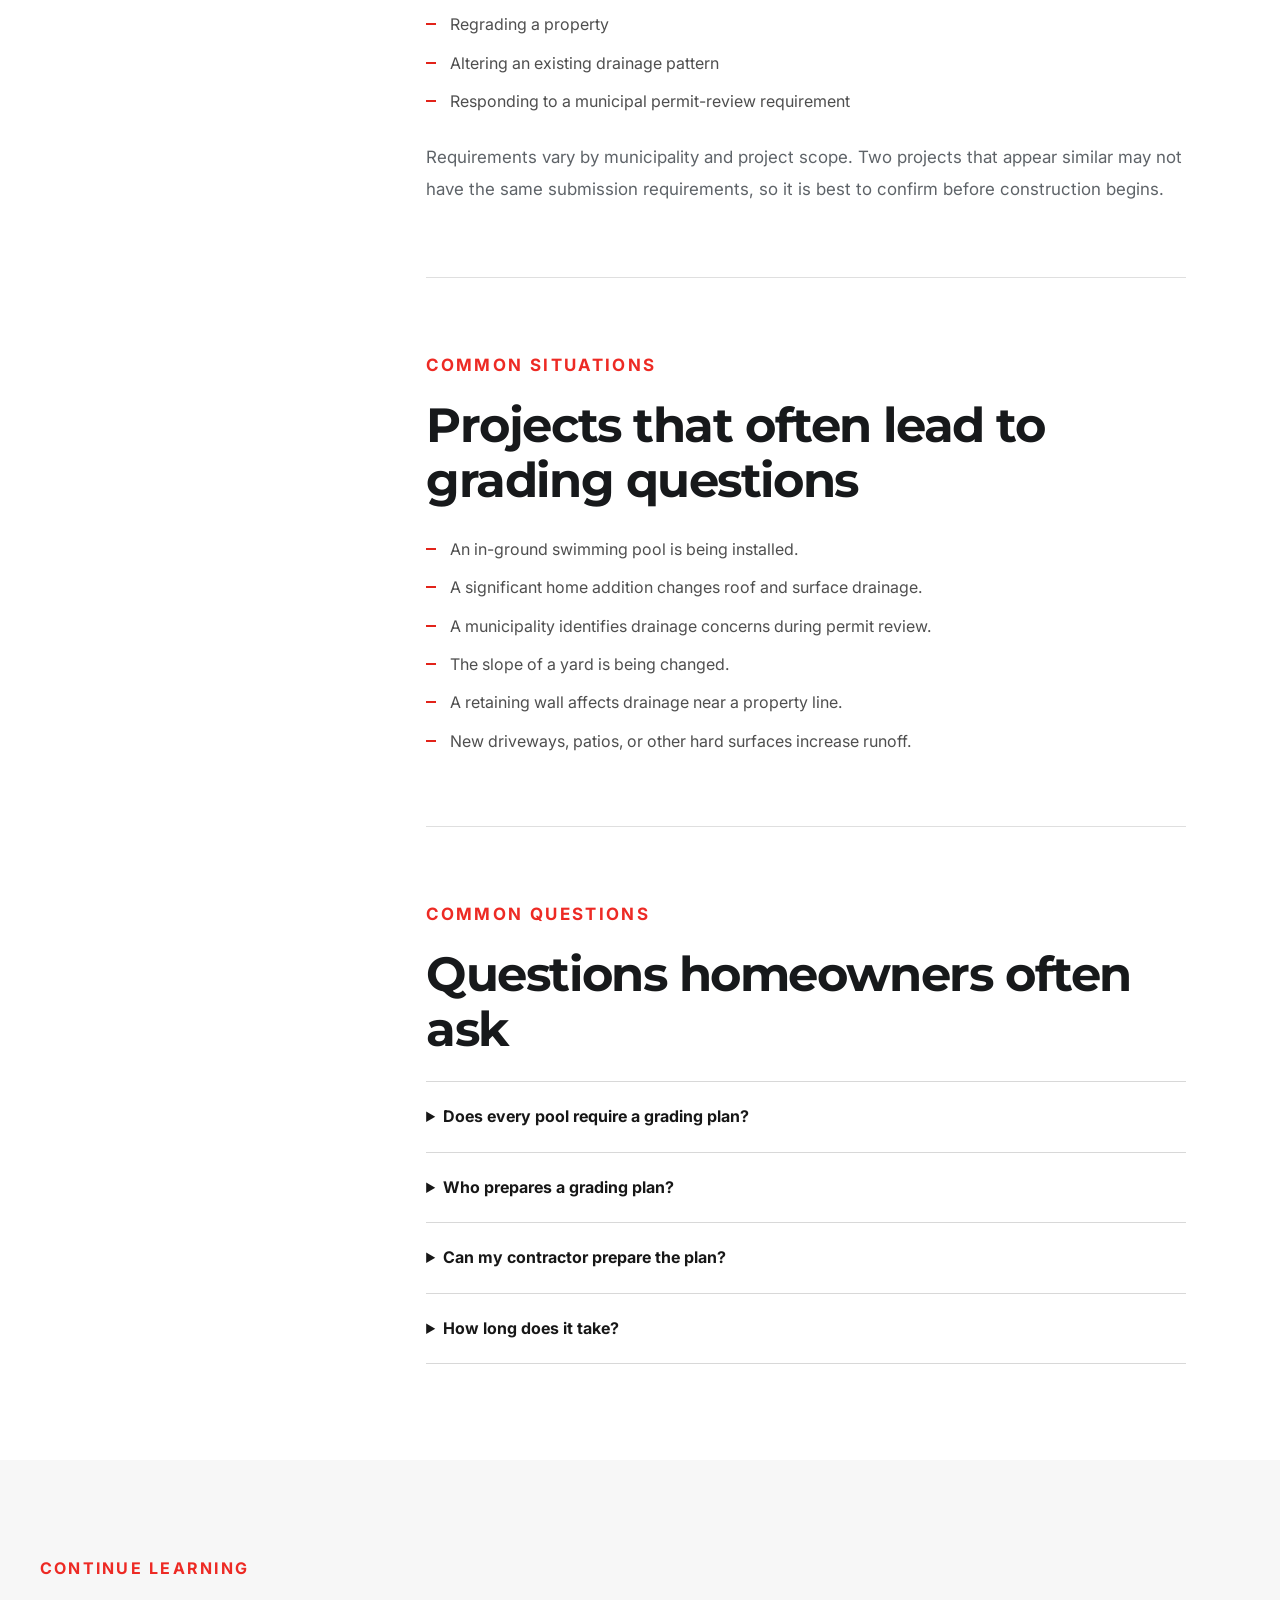
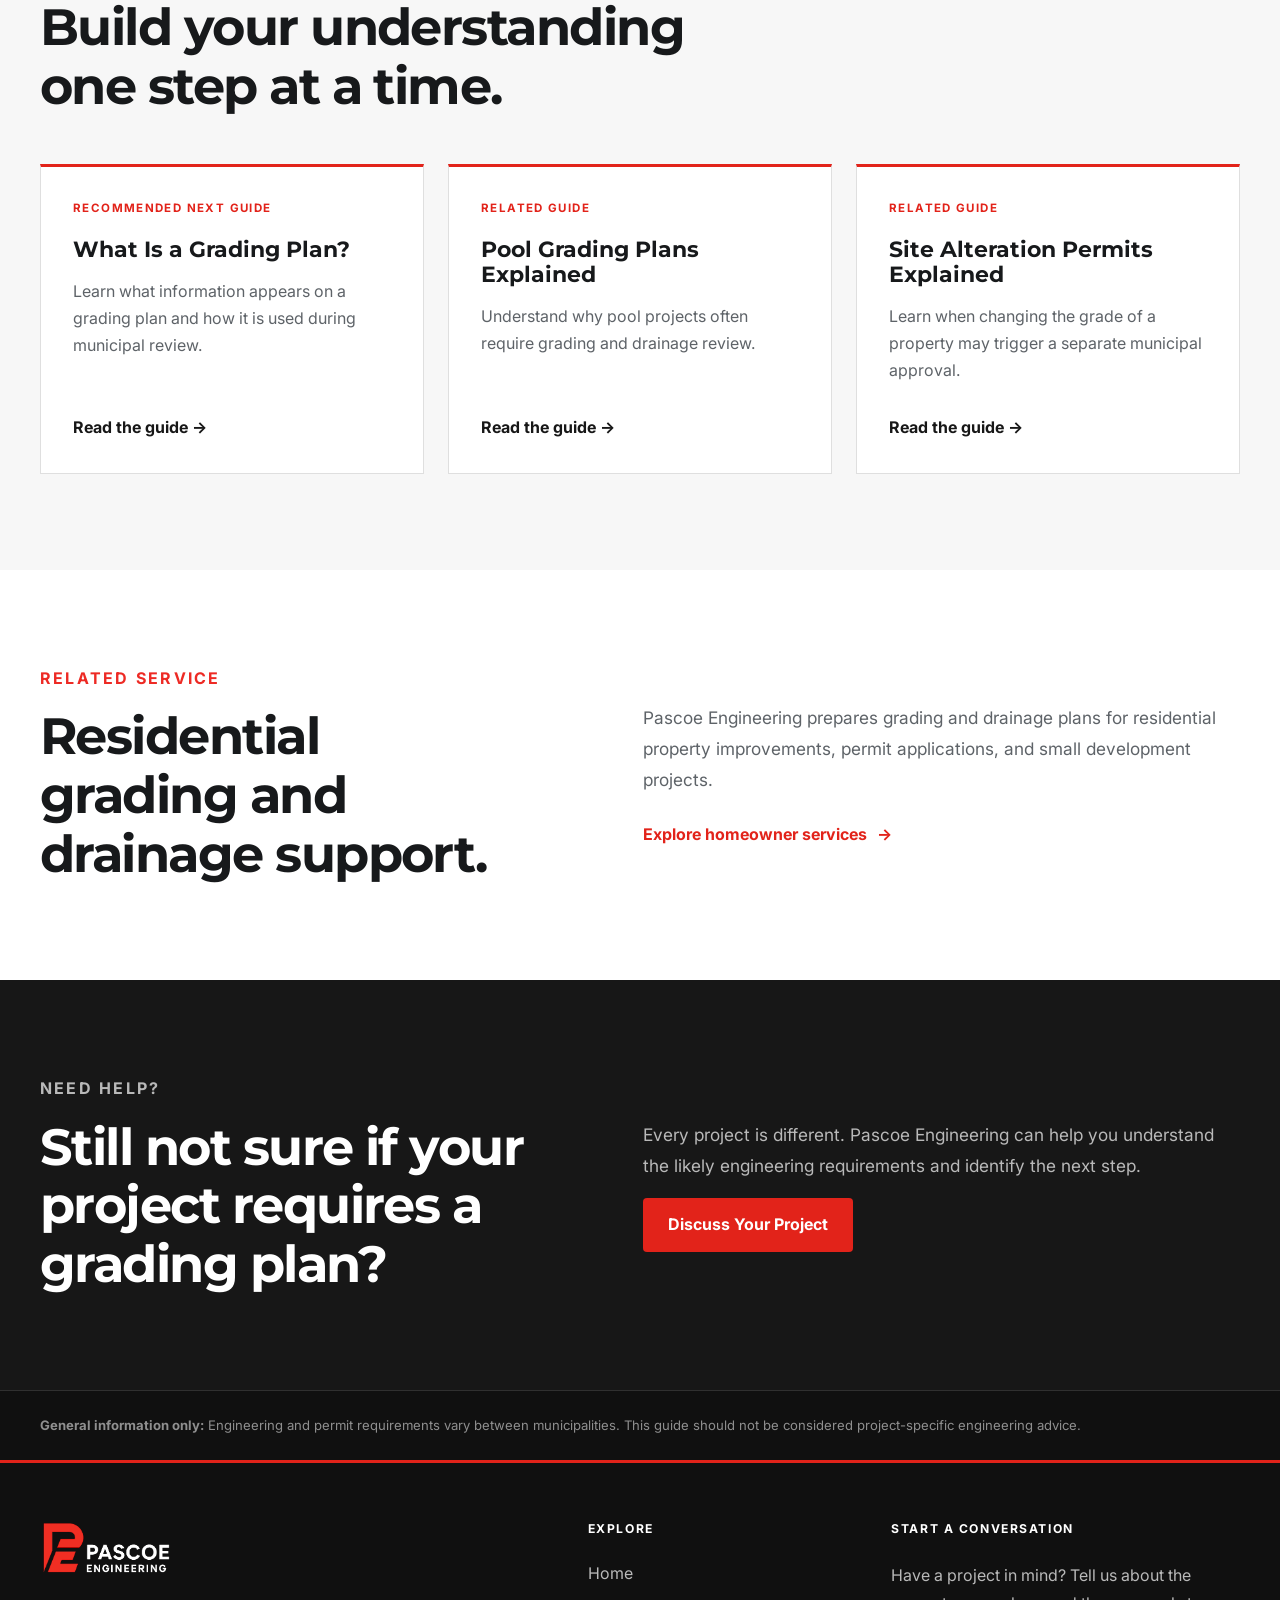
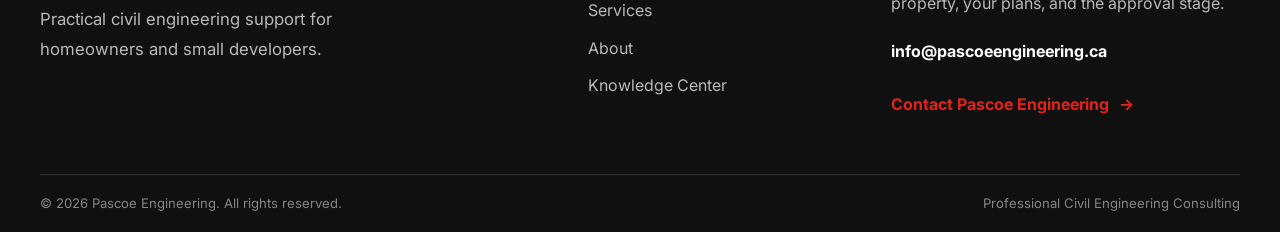
<file: knowledge/do-i-need-a-grading-plan/index.html>
<!doctype html><html lang="en"><head><meta charset="utf-8"><meta name="viewport" content="width=device-width, initial-scale=1"><title>Knowledge Centre | Pascoe Engineering</title><meta name="description" content="Pascoe Engineering provides civil engineering services to homeowners and small developers in Ontario including grading, servicing, drainage and stormwater management."><link rel="preconnect" href="https://fonts.googleapis.com">
  <!-- Favicons -->
<link rel="icon" href="/assets/images/favicon.ico" sizes="any">
<link rel="icon" type="image/png" sizes="32x32" href="/assets/images/favicon-32x32.png">
<link rel="icon" type="image/png" sizes="16x16" href="/assets/images/favicon-16x16.png">

<link rel="apple-touch-icon" sizes="180x180" href="/assets/images/apple-touch-icon.png">

<link rel="icon" type="image/png" sizes="192x192" href="/assets/images/android-chrome-192x192.png">
<link rel="icon" type="image/png" sizes="512x512" href="/assets/images/android-chrome-512x512.png">
<link rel="manifest" href="/assets/site.webmanifest">
<link rel="preconnect" href="https://fonts.gstatic.com" crossorigin>

<link
  href="https://fonts.googleapis.com/css2?family=Inter:wght@400;500;600;700&family=Montserrat:wght@600;700;800&display=swap"
  rel="stylesheet"
>

<link rel="stylesheet" href="/assets/css/style.css?v=1.0"></head><body>
<header class="site-header">
  <div class="container nav-container">
    <a class="site-logo" href="/" aria-label="Pascoe Engineering home">
  <img
    src="/assets/images/logo-full.png"
    alt="Pascoe Engineering"
  >
</a>

    <button
      class="mobile-menu-button"
      type="button"
      aria-label="Open navigation menu"
      aria-expanded="false"
    >
      <span></span>
      <span></span>
      <span></span>
    </button>

    <nav class="site-nav" aria-label="Main navigation">
      <ul>
        <li><a href="/">Home</a></li>
        <li><a href="/services/">Services</a></li>
        <li><a href="/about/">About</a></li>
        
        <li><a href="/knowledge/" class="active" aria-current="page">Knowledge Centre</a></li>
        
        <li><a class="nav-contact" href="/contact/">Contact</a></li>
      </ul>
    </nav>
  </div>
</header>
  <main>
  <!-- Guide Hero -->
  <section class="guide-hero">
    <div class="container guide-hero-grid">
      <div class="guide-hero-content">
        <p class="eyebrow">Homeowner Guide</p>

        <h1>Do I Need a Grading Plan?</h1>

        <p class="guide-hero-description">
          Understanding when a grading plan may be required for your project
          and why municipalities ask for one.
        </p>
      </div>

      <aside class="guide-at-a-glance" aria-label="Guide summary">
        <p class="guide-meta-label">At a Glance</p>

        <div class="guide-meta-group">
          <p class="guide-meta-title">Reading Time</p>
          <p>4 minutes</p>
        </div>

        <div class="guide-meta-group">
          <p class="guide-meta-title">Best For</p>
          <ul>
            <li>Homeowners</li>
            <li>Pool installations</li>
            <li>Home additions</li>
            <li>Property improvements</li>
          </ul>
        </div>

        <div class="guide-meta-group">
          <p class="guide-meta-title">You’ll Learn</p>
          <ul>
            <li>What a grading plan is</li>
            <li>When one may be required</li>
            <li>Why municipalities ask for one</li>
            <li>When to contact a civil engineer</li>
          </ul>
        </div>
      </aside>
    </div>
  </section>

  <!-- Quick Answer -->
  <section class="guide-quick-answer">
    <div class="container guide-content-narrow">
      <p class="eyebrow">Quick Answer</p>

      <p class="guide-answer">
        You may need a grading plan if your project changes how water drains
        across your property or if your municipality requires one as part of a
        permit application. Common examples include pool installations,
        additions, retaining walls, and significant landscaping. A civil
        engineer can help determine whether a grading plan is required based on
        your project and local requirements.
      </p>
    </div>
  </section>

  <!-- Main Guide Content -->
  <article class="guide-article section">
    <div class="container guide-article-layout">
      <aside class="guide-toc" aria-label="On this page">
        <p class="guide-toc-title">On This Page</p>

        <nav>
          <ul>
            <li><a href="#why-this-question-comes-up">Why this question comes up</a></li>
            <li><a href="#what-is-a-grading-plan">What is a grading plan?</a></li>
            <li><a href="#when-required">When might one be required?</a></li>
            <li><a href="#common-situations">Common situations</a></li>
            <li><a href="#common-questions">Common questions</a></li>
          </ul>
        </nav>
      </aside>

      <div class="guide-body">
        <section id="why-this-question-comes-up">
          <p class="eyebrow">Why This Question Comes Up</p>

          <h2>Why would a relatively small project need an engineering plan?</h2>

          <p>
            If you have applied for a building permit, spoken with your
            municipality, or started planning a backyard project, there is a
            good chance you have heard the term “grading plan.”
          </p>

          <p>
            For many homeowners, it is not immediately obvious why one is
            needed. After all, you may be installing a pool or building an
            addition, not redesigning the entire property.
          </p>

          <p>
            Even relatively small changes can affect how water drains across a
            property. A grading plan helps show that the proposed work will not
            create drainage issues for your property, neighbouring properties,
            or municipal infrastructure.
          </p>
        </section>

        <aside class="guide-callout">
          <p class="guide-callout-label">Good to Know</p>

          <p>
            A grading plan is not intended to make a project more complicated.
            Its purpose is to help ensure rainwater drains safely after
            construction and to reduce the risk of future drainage problems.
          </p>
        </aside>

        <section id="what-is-a-grading-plan">
          <p class="eyebrow">The Basics</p>

          <h2>What is a grading plan?</h2>

          <p>
            A grading plan is an engineering drawing that shows the existing and
            proposed elevations of a property. It illustrates how rainwater
            will drain after construction and helps confirm that changes to the
            property will not create drainage issues.
          </p>

          <p>
            Depending on the project, the plan may show proposed grades,
            drainage directions, swales, retaining walls, catch basins, and
            other features that influence how water moves across the site.
          </p>
        </section>

        <section id="when-required">
          <p class="eyebrow">When It May Be Needed</p>

          <h2>When might a grading plan be required?</h2>

          <p>
            A grading plan may be required when a project has the potential to
            change how water drains across a property.
          </p>

          <ul class="guide-list">
            <li>Installing a swimming pool</li>
            <li>Building a home addition</li>
            <li>Constructing a new custom home</li>
            <li>Changing the elevation of a yard</li>
            <li>Building retaining walls</li>
            <li>Regrading a property</li>
            <li>Altering an existing drainage pattern</li>
            <li>Responding to a municipal permit-review requirement</li>
          </ul>

          <p>
            Requirements vary by municipality and project scope. Two projects
            that appear similar may not have the same submission requirements,
            so it is best to confirm before construction begins.
          </p>
        </section>

        <section id="common-situations">
          <p class="eyebrow">Common Situations</p>

          <h2>Projects that often lead to grading questions</h2>

          <ul class="guide-list">
            <li>An in-ground swimming pool is being installed.</li>
            <li>A significant home addition changes roof and surface drainage.</li>
            <li>A municipality identifies drainage concerns during permit review.</li>
            <li>The slope of a yard is being changed.</li>
            <li>A retaining wall affects drainage near a property line.</li>
            <li>New driveways, patios, or other hard surfaces increase runoff.</li>
          </ul>
        </section>

        <section id="common-questions">
          <p class="eyebrow">Common Questions</p>

          <h2>Questions homeowners often ask</h2>

          <div class="guide-faq-list">
            <details>
              <summary>Does every pool require a grading plan?</summary>
              <p>
                Not necessarily. Requirements depend on the municipality, the
                property, and the scope of work. It is best to confirm before
                preparing a permit submission.
              </p>
            </details>

            <details>
              <summary>Who prepares a grading plan?</summary>
              <p>
                Grading plans are commonly prepared by a civil engineer with
                experience in site grading, drainage, and municipal approval
                requirements.
              </p>
            </details>

            <details>
              <summary>Can my contractor prepare the plan?</summary>
              <p>
                A contractor can provide useful construction information, but a
                municipality may require the plan to be prepared or reviewed by
                a qualified professional.
              </p>
            </details>

            <details>
              <summary>How long does it take?</summary>
              <p>
                Timing depends on the project, the information available, and
                whether a survey or other background material is required.
              </p>
            </details>
          </div>
        </section>
      </div>
    </div>
  </article>

  <!-- Continue Learning -->
  <section class="guide-related section section-light">
    <div class="container">
      <div class="section-heading">
        <div>
          <p class="eyebrow">Continue Learning</p>

          <h2>Build your understanding one step at a time.</h2>
        </div>
      </div>

      <div class="guide-related-grid">
        <a class="guide-related-card" href="/knowledge/what-is-a-grading-plan/">
          <p class="guide-related-label">Recommended Next Guide</p>
          <h3>What Is a Grading Plan?</h3>
          <p>
            Learn what information appears on a grading plan and how it is used
            during municipal review.
          </p>
          <span>Read the guide →</span>
        </a>

        <a class="guide-related-card" href="/knowledge/pool-grading-plans/">
          <p class="guide-related-label">Related Guide</p>
          <h3>Pool Grading Plans Explained</h3>
          <p>
            Understand why pool projects often require grading and drainage
            review.
          </p>
          <span>Read the guide →</span>
        </a>

        <a class="guide-related-card" href="/knowledge/site-alteration-permits/">
          <p class="guide-related-label">Related Guide</p>
          <h3>Site Alteration Permits Explained</h3>
          <p>
            Learn when changing the grade of a property may trigger a separate
            municipal approval.
          </p>
          <span>Read the guide →</span>
        </a>
      </div>
    </div>
  </section>

  <!-- Related Service -->
  <section class="guide-service section">
    <div class="container guide-service-grid">
      <div>
        <p class="eyebrow">Related Service</p>
        <h2>Residential grading and drainage support.</h2>
      </div>

      <div>
        <p>
          Pascoe Engineering prepares grading and drainage plans for residential
          property improvements, permit applications, and small development
          projects.
        </p>

        <a class="text-link" href="/services/#homeowner-projects">
          Explore homeowner services
          <span aria-hidden="true">→</span>
        </a>
      </div>
    </div>
  </section>

  <!-- Guide CTA -->
  <section class="guide-cta section">
    <div class="container guide-cta-grid">
      <div>
        <p class="eyebrow">Need Help?</p>
        <h2>Still not sure if your project requires a grading plan?</h2>
      </div>

      <div>
        <p>
          Every project is different. Pascoe Engineering can help you understand
          the likely engineering requirements and identify the next step.
        </p>

        <a class="btn btn-primary" href="/contact/">
          Discuss Your Project
        </a>
      </div>
    </div>
  </section>

  <!-- Disclaimer -->
  <section class="guide-disclaimer">
    <div class="container">
      <p>
        <strong>General information only:</strong> Engineering and permit
        requirements vary between municipalities. This guide should not be
        considered project-specific engineering advice.
      </p>
    </div>
  </section>
</main>
  <footer class="site-footer">
  <div class="container">
    <div class="footer-main">
      <div class="footer-brand">
        <a class="footer-logo" href="/" aria-label="Pascoe Engineering home">
          <img
            src="/assets/images/logo-inverse.png"
            alt="Pascoe Engineering"
          >
        </a>

        <p class="footer-statement">
          Practical civil engineering support for homeowners and small
          developers.
        </p>
      </div>

      <div class="footer-navigation">
        <p class="footer-heading">Explore</p>

        <nav aria-label="Footer navigation">
          <ul>
            <li><a href="/">Home</a></li>
            <li><a href="/services/">Services</a></li>
            <li><a href="/about/">About</a></li>
            <li><a href="/knowledge/">Knowledge Center</a></li>
            
          </ul>
        </nav>
      </div>

      <div class="footer-contact">
        <p class="footer-heading">Start a Conversation</p>

        <p>
          Have a project in mind? Tell us about the property, your plans, and
          the approval stage.
        </p>

        <a class="footer-email" href="mailto:info@pascoeengineering.ca">
          info@pascoeengineering.ca
        </a>

        <a class="text-link" href="/contact/">
          Contact Pascoe Engineering
          <span aria-hidden="true">→</span>
        </a>
      </div>
    </div>

    <div class="footer-bottom">
      <p>
        &copy; <span class="current-year"></span> Pascoe Engineering. All rights
        reserved.
      </p>

      <p>Professional Civil Engineering Consulting</p>
    </div>
  </div>
</footer>

<script src="/assets/js/script.js"></script>
</body>
</html>
</file>
<file: assets/css/style.css>
/* =========================
   PASCOE ENGINEERING
   GLOBAL DESIGN FOUNDATION
   ========================= */

:root {
  --color-red: #ed2a24;
  --color-black: #17191b;
  --color-charcoal: #24272a;
  --color-grey-dark: #5e6368;
  --color-grey-light: #f5f6f7;
  --color-border: #e3e5e7;
  --color-white: #ffffff;

  --font-heading: "Montserrat", Arial, sans-serif;
  --font-body: "Inter", Arial, sans-serif;

  --container-width: 1200px;
  --section-spacing: 96px;
  --border-radius: 8px;
  --shadow-soft: 0 10px 30px rgba(0, 0, 0, 0.08);
}

/* Reset */

*,
*::before,
*::after {
  box-sizing: border-box;
}

html {
  scroll-behavior: smooth;
}

body {
  margin: 0;
  color: var(--color-charcoal);
  background: var(--color-white);
  font-family: var(--font-body);
  font-size: 16px;
  line-height: 1.6;
}

img {
  display: block;
  max-width: 100%;
}

a {
  color: inherit;
  text-decoration: none;
}

button,
input,
textarea,
select {
  font: inherit;
}

/* Layout */

.container {
  width: min(100% - 40px, var(--container-width));
  margin-inline: auto;
}

.section {
  padding-block: var(--section-spacing);
}

.section-light {
  background: var(--color-grey-light);
}

/* Typography */

h1,
h2,
h3,
h4 {
  margin-top: 0;
  color: var(--color-black);
  font-family: var(--font-heading);
  line-height: 1.15;
}

h1 {
  font-size: clamp(2.75rem, 6vw, 5rem);
  letter-spacing: -0.04em;
}

h2 {
  font-size: clamp(2rem, 4vw, 3.25rem);
  letter-spacing: -0.03em;
}

h3 {
  font-size: 1.35rem;
}

p {
  margin-top: 0;
  color: var(--color-grey-dark);
}

.eyebrow {
  margin-bottom: 16px;
  color: var(--color-red);
  font-size: 1rem;
  font-weight: 700;
  letter-spacing: 0.14em;
  text-transform: uppercase;
}

/* Buttons */

.btn {
  display: inline-flex;
  min-height: 48px;
  align-items: center;
  justify-content: center;
  padding: 12px 22px;
  border: 1px solid transparent;
  border-radius: 4px;
  cursor: pointer;
  font-weight: 700;
  transition:
    background-color 0.2s ease,
    border-color 0.2s ease,
    color 0.2s ease,
    transform 0.2s ease;
}

.btn:hover {
  transform: translateY(-2px);
}

.btn-primary {
  color: var(--color-white);
  background: var(--color-red);
}

.btn-primary:hover {
  background: #cf211c;
}

.btn-secondary {
  color: var(--color-black);
  border-color: var(--color-black);
  background: transparent;
}

.btn-secondary:hover {
  color: var(--color-white);
  background: var(--color-black);
}

/* Responsive */

@media (max-width: 768px) {
  :root {
    --section-spacing: 64px;
  }

  .container {
    width: min(100% - 28px, var(--container-width));
  }
}
/* Navigation */

.site-header {
  position: sticky;
  top: 0;
  z-index: 1000;
  background: #ffffff;
  border-bottom: 1px solid #e3e5e7;
}

.nav-container {
  display: flex;
  min-height: 96px;
  align-items: center;
  justify-content: space-between;
  gap: 48px;
}

.site-logo {
  display: inline-flex;
  flex-shrink: 0;
  align-items: center;
}

.site-logo img {
  display: block;
  width: auto;
  height: 75px;
}

.site-nav ul {
  display: flex;
  align-items: center;
  gap: 34px;
  margin: 0;
  padding: 0;
  list-style: none;
}
@media (max-width: 820px) {
  .nav-container {
    min-height: 78px;
  }

  .site-logo img {
    height: 62px;
  }
}

.site-nav a {
  color: #2b2b2b;
  font-size: 0.95rem;
  font-weight: 600;
  transition: color 0.2s ease;
}

.site-nav a:hover {
  color: #e2231a;
}

.site-nav .nav-contact {
  padding: 11px 18px;
  color: #ffffff;
  background: #e2231a;
  border-radius: 4px;
}

.site-nav .nav-contact:hover {
  color: #ffffff;
  background: #c91f17;
}

.mobile-menu-button {
  display: none;
  width: 44px;
  height: 44px;
  padding: 10px;
  border: 0;
  background: transparent;
  cursor: pointer;
}

.mobile-menu-button span {
  display: block;
  width: 24px;
  height: 2px;
  margin: 5px auto;
  background: #171717;
}

@media (max-width: 820px) {
  .nav-container {
    min-height: 72px;
  }

  .mobile-menu-button {
    display: block;
  }

  .site-nav {
    display: none;
    position: absolute;
    top: 100%;
    left: 0;
    width: 100%;
    padding: 20px;
    background: #ffffff;
    border-bottom: 1px solid #e3e5e7;
  }

  .site-nav.is-open {
    display: block;
  }

  .site-nav ul {
    flex-direction: column;
    align-items: stretch;
    gap: 8px;
  }

  .site-nav a {
    display: block;
    padding: 12px 0;
  }

  .site-nav .nav-contact {
    margin-top: 8px;
    text-align: center;
  }
}
.site-nav a.active {
  color: #e2231a;
}
/* =========================
   Homepage Hero
   ========================= */

.hero {
  position: relative;
  overflow: hidden;
  background: var(--color-white, #ffffff);
}

.hero-container {
  display: grid;
  min-height: calc(100vh - 84px);
  grid-template-columns: minmax(0, 1.1fr) minmax(360px, 0.9fr);
  align-items: center;
  gap: clamp(48px, 8vw, 120px);
  padding-block: clamp(80px, 10vw, 140px);
}

.hero-content {
  max-width: 680px;
}

.hero h1 {
  max-width: 680px;
  margin-bottom: 28px;
  font-size: clamp(3.2rem, 6vw, 5.75rem);
  line-height: 0.98;
  letter-spacing: -0.055em;
}

.hero-description {
  max-width: 640px;
  margin-bottom: 36px;
  font-size: clamp(1.05rem, 2vw, 1.25rem);
  line-height: 1.7;
}

.hero-actions {
  display: flex;
  flex-wrap: wrap;
  gap: 14px;
}

/* Hero graphic */

.hero-graphic {
  position: relative;
  min-height: 520px;
  overflow: hidden;
  background:
    linear-gradient(145deg, #fafafa 0%, #f1f1f1 100%);
  border: 1px solid #dfdfdf;
  box-shadow: 0 22px 60px rgba(0, 0, 0, 0.07);
}

.hero-grid {
  position: absolute;
  inset: 0;
  opacity: 0.65;
  background-image:
    linear-gradient(to right, rgba(23, 23, 23, 0.08) 1px, transparent 1px),
    linear-gradient(to bottom, rgba(23, 23, 23, 0.08) 1px, transparent 1px);
  background-size: 36px 36px;
}
.hero-graphic::before {
  content: "";
  position: absolute;
  inset: 12%;
  border: 1px solid rgba(23, 23, 23, 0.12);
  transform: rotate(-4deg);
}

.hero-graphic::after {
  content: "";
  position: absolute;
  width: 72%;
  height: 1px;
  top: 34%;
  left: 12%;
  background: rgba(226, 35, 26, 0.85);
  transform: rotate(-14deg);
  transform-origin: left center;
}

.hero-mark {
  position: absolute;
  top: 50%;
  left: 50%;
  width: clamp(170px, 20vw, 270px);
  transform: translate(-50%, -50%);
  z-index: 2;
}

.hero-mark img {
  display: block;
  width: 100%;
  height: auto;
  filter: drop-shadow(0 16px 28px rgba(0, 0, 0, 0.12));
}

.hero-line {
  position: absolute;
  height: 2px;
  background: var(--color-red, #e2231a);
  transform-origin: left center;
}

.hero-line-one {
  top: 24%;
  left: 8%;
  width: 46%;
  transform: rotate(-16deg);
}

.hero-line-two {
  right: 10%;
  bottom: 20%;
  width: 42%;
  transform: rotate(24deg);
  opacity: 0.85;
}
.hero-scroll {
  position: absolute;
  left: 50%;
  bottom: 28px;
  display: inline-flex;
  align-items: center;
  gap: 10px;
  transform: translateX(-50%);
  color: #6a6a6a;
  font-size: 0.78rem;
  font-weight: 700;
  letter-spacing: 0.08em;
  text-transform: uppercase;
}

.hero-scroll span:last-child {
  color: #e2231a;
  font-size: 1rem;
  transition: transform 0.2s ease;
}

.hero-scroll:hover span:last-child {
  transform: translateY(4px);
}

@media (max-width: 700px) {
  .hero-scroll {
    display: none;
  }
}
.section-accent-line {
  width: 72px;
  height: 2px;
  margin-bottom: 24px;
  background: #e2231a;
}

/* Responsive hero */

@media (max-width: 900px) {
  .hero-container {
    min-height: auto;
    grid-template-columns: 1fr;
    gap: 56px;
    padding-block: 80px;
  }

  .hero-content {
    max-width: 760px;
  }

  .hero-graphic {
    min-height: 420px;
  }
}

@media (max-width: 600px) {
  .hero-container {
    padding-block: 64px;
  }

  .hero h1 {
    font-size: clamp(2.6rem, 13vw, 4rem);
  }

  .hero-actions {
    flex-direction: column;
  }

  .hero-actions .btn {
    width: 100%;
  }

  .hero-graphic {
    min-height: 320px;
  }

  .hero-mark {
    width: 130px;
    height: 130px;
  }

  .hero-mark span {
    font-size: 4.5rem;
  }
}
/* Buttons */

.btn {
  display: inline-flex;
  min-height: 50px;
  align-items: center;
  justify-content: center;
  padding: 13px 24px;
  border: 1px solid transparent;
  border-radius: 4px;
  font-weight: 700;
  transition:
    background-color 0.2s ease,
    border-color 0.2s ease,
    color 0.2s ease,
    transform 0.2s ease;
}

.btn:hover {
  transform: translateY(-2px);
}

.btn-primary {
  color: #ffffff;
  background: #e2231a;
}

.btn-primary:hover {
  color: #ffffff;
  background: #c91f17;
}

.btn-secondary {
  color: #171717;
  border-color: #171717;
  background: transparent;
}

.btn-secondary:hover {
  color: #ffffff;
  background: #171717;
}
/* =========================
   Homepage About
   ========================= */

.home-about {
  position: relative;
  border-top: 1px solid #dfdfdf;
  background: #ffffff;
}
.home-about::before {
  content: "";
  position: absolute;
  top: 0;
  left: 0;
  width: 30%;
  height: 1px;
  background: #e2231a;
}

.home-about-grid {
  display: grid;
  grid-template-columns: minmax(280px, 0.85fr) minmax(0, 1.15fr);
  gap: clamp(48px, 9vw, 140px);
  align-items: start;
}

.home-about-heading {
  position: sticky;
  top: 120px;
}

.home-about-heading h2 {
  max-width: 520px;
  margin-bottom: 0;
}

.home-about-content {
  max-width: 700px;
}

.home-about-content p {
  margin-bottom: 24px;
  font-size: 1.1rem;
  line-height: 1.8;
}

.home-about-content p:first-child {
  position: relative;
  max-width: 680px;
  margin-bottom: 30px;
  color: #171717;
  font-size: clamp(1.35rem, 2.5vw, 1.8rem);
  font-weight: 600;
  line-height: 1.5;
}

.home-about-content p:not(:first-child) {
  max-width: 650px;
}

.text-link {
  display: inline-flex;
  align-items: center;
  gap: 10px;
  margin-top: 10px;
  color: #e2231a;
  font-weight: 700;
}

.text-link span {
  transition: transform 0.2s ease;
}

.text-link:hover span {
  transform: translateX(5px);
}

@media (max-width: 800px) {
  .home-about-grid {
    grid-template-columns: 1fr;
    gap: 36px;
  }

  .home-about-heading {
    position: static;
  }

  .home-about-content {
    max-width: none;
  }
}

/* =========================
   Who We Help
   ========================= */

.who-we-help-heading {
  align-items: end;
}

.who-we-help-heading > p {
  max-width: 560px;
  margin-bottom: 0;
  line-height: 1.8;
}

.who-we-help-grid {
  display: grid;
  grid-template-columns: repeat(3, minmax(0, 1fr));
  gap: 24px;
}

.audience-card {
  position: relative;
  display: flex;
  min-height: 470px;
  flex-direction: column;
  padding: 36px;
  overflow: hidden;
  background: #ffffff;
  border: 1px solid #dfdfdf;
  transition:
    transform 0.2s ease,
    border-color 0.2s ease,
    box-shadow 0.2s ease;
}

.audience-card:hover {
  transform: translateY(-5px);
  border-color: #bdbdbd;
  box-shadow: 0 18px 40px rgba(0, 0, 0, 0.07);
}

.audience-card-accent {
  position: absolute;
  top: 0;
  left: 0;
  width: 82px;
  height: 3px;
  background: #e2231a;
  transition: width 0.25s ease;
}

.audience-card:hover .audience-card-accent {
  width: 100%;
}

.audience-card-label {
  margin: 10px 0 18px;
  color: #e2231a;
  font-size: 0.76rem;
  font-weight: 700;
  letter-spacing: 0.12em;
  text-transform: uppercase;
}

.audience-card h3 {
  margin-bottom: 18px;
  font-size: clamp(1.45rem, 2.3vw, 1.9rem);
}

.audience-card > p:not(.audience-card-label) {
  margin-bottom: 26px;
  line-height: 1.75;
}

.audience-card ul {
  display: grid;
  gap: 10px;
  margin: 0 0 30px;
  padding: 0;
  list-style: none;
}

.audience-card li {
  position: relative;
  padding-left: 18px;
  color: #4f4f4f;
}

.audience-card li::before {
  content: "";
  position: absolute;
  top: 0.7em;
  left: 0;
  width: 7px;
  height: 2px;
  background: #e2231a;
}

.audience-card .text-link {
  margin-top: auto;
}

@media (max-width: 950px) {
  .who-we-help-grid {
    grid-template-columns: 1fr;
  }

  .audience-card {
    min-height: auto;
  }
}

/* =========================
   Homepage Services Preview
   ========================= */

.services-preview {
  background: #f7f7f7;
}

.services-preview-heading {
  align-items: end;
}

.services-preview-heading > p {
  max-width: 560px;
  margin-bottom: 0;
  line-height: 1.8;
}

.services-preview-grid {
  display: grid;
  grid-template-columns: repeat(3, minmax(0, 1fr));
  gap: 24px;
}

.services-preview-card {
  position: relative;
  display: flex;
  min-height: 470px;
  flex-direction: column;
  padding: 36px;
  overflow: hidden;
  background: #ffffff;
  border: 1px solid #e8e8e8;
  transition:
    transform 0.2s ease,
    border-color 0.2s ease,
    box-shadow 0.2s ease;
}

.services-preview-card:hover {
  transform: translateY(-5px);
  border-color: #bdbdbd;
  box-shadow: 0 14px 36px rgba(0,0,0,.06);
}

.services-preview-accent {
  position: absolute;
  top: 0;
  left: 0;
  width: 100px;
  height: 3px;
  background: #e2231a;
  transition: width 0.25s ease;
}

.services-preview-card:hover .services-preview-accent {
  width: 100%;
}

.services-preview-label {
  margin: 10px 0 18px;
  color: #e2231a;
  font-size: 0.76rem;
  font-weight: 700;
  letter-spacing: 0.12em;
  text-transform: uppercase;
}

.services-preview-card h3 {
  margin-bottom: 18px;
  font-size: clamp(1.45rem, 2.3vw, 1.9rem);
}

.services-preview-description {
  margin-bottom: 28px;
  line-height: 1.75;
}

.services-preview-list {
  margin-bottom: 30px;
  padding-top: 24px;
  border-top: 1px solid #d8d8d8;
}

.services-preview-list > p {
  margin-bottom: 16px;
  color: #171717;
  font-size: 0.74rem;
  font-weight: 700;
  letter-spacing: 0.12em;
  text-transform: uppercase;
}

.services-preview-list ul {
  display: grid;
  gap: 10px;
  margin: 0;
  padding: 0;
  list-style: none;
}

.services-preview-list li {
  position: relative;
  padding-left: 18px;
  color: #4f4f4f;
  line-height: 1.5;
}

.services-preview-list li::before {
  content: "";
  position: absolute;
  top: 0.7em;
  left: 0;
  width: 7px;
  height: 2px;
  background: #e2231a;
}

.services-preview-card .text-link {
  margin-top: auto;
}

.services-preview-footer {
  display: flex;
  align-items: center;
  justify-content: space-between;
  gap: 30px;
  margin-top: 36px;
  padding-top: 28px;
  border-top: 1px solid #dfdfdf;
}

.services-preview-footer p {
  margin: 0;
}

@media (max-width: 950px) {
  .services-preview-grid {
    grid-template-columns: 1fr;
  }

  .services-preview-card {
    min-height: auto;
  }
}

@media (max-width: 650px) {
  .services-preview-footer {
    align-items: flex-start;
    flex-direction: column;
    gap: 12px;
  }
}

/* =========================
   Featured Services
   ========================= */

.section-heading {
  display: flex;
  align-items: end;
  justify-content: space-between;
  gap: 40px;
  margin-bottom: 48px;
}

.section-heading h2 {
  max-width: 720px;
  margin-bottom: 0;
}

.services-grid {
  display: grid;
  grid-template-columns: repeat(3, minmax(0, 1fr));
  gap: 24px;
}

.service-card {
  position: relative;
  display: flex;
  min-height: 360px;
  flex-direction: column;
  padding: 34px;
  background: #ffffff;
  border: 1px solid #dfdfdf;
  transition:
    transform 0.2s ease,
    border-color 0.2s ease,
    box-shadow 0.2s ease;
}

.service-card:hover {
  transform: translateY(-6px);
  border-color: #c9c9c9;
  box-shadow: 0 18px 40px rgba(0, 0, 0, 0.08);
}

.service-card-number {
  margin-bottom: 52px;
  color: #e2231a;
  font-size: 0.8rem;
  font-weight: 700;
  letter-spacing: 0.12em;
}

.service-card h3 {
  margin-bottom: 18px;
  font-size: 1.45rem;
}

.service-card p {
  margin-bottom: 30px;
  line-height: 1.75;
}

.service-card a {
  display: inline-flex;
  align-items: center;
  gap: 8px;
  margin-top: auto;
  color: #171717;
  font-weight: 700;
}

.service-card a span {
  color: #e2231a;
  transition: transform 0.2s ease;
}

.service-card a:hover span {
  transform: translateX(5px);
}

@media (max-width: 950px) {
  .services-grid {
    grid-template-columns: 1fr;
  }

  .service-card {
    min-height: auto;
  }
}

@media (max-width: 700px) {
  .section-heading {
    align-items: start;
    flex-direction: column;
    margin-bottom: 36px;
  }
}
/* =========================
   Why Pascoe Engineering
   ========================= */

.why-us {
  background: #171717;
}

.why-us-grid {
  display: grid;
  grid-template-columns: minmax(280px, 0.9fr) minmax(0, 1.1fr);
  gap: clamp(56px, 9vw, 140px);
  align-items: start;
}

.why-us-intro {
  position: sticky;
  top: 120px;
}

.why-us-intro h2 {
  max-width: 620px;
  margin-bottom: 28px;
  color: #ffffff;
}

.why-us-intro > p:last-child {
  max-width: 580px;
  color: #b9b9b9;
  font-size: 1.05rem;
  line-height: 1.8;
}

.why-us-points {
  border-top: 1px solid #3a3a3a;
}

.why-us-point {
  display: grid;
  grid-template-columns: 56px minmax(0, 1fr);
  gap: 24px;
  padding-block: 34px;
  border-bottom: 1px solid #3a3a3a;
}

.why-us-accent {
  width: 38px;
  height: 2px;
  margin-top: 10px;
  background: #e2231a;
}

.why-us-point h3 {
  margin-bottom: 12px;
  color: #ffffff;
  font-size: 1.35rem;
}

.why-us-point p {
  max-width: 640px;
  margin-bottom: 0;
  color: #b9b9b9;
  line-height: 1.75;
}

@media (max-width: 850px) {
  .why-us-grid {
    grid-template-columns: 1fr;
    gap: 44px;
  }

  .why-us-intro {
    position: static;
  }
}

@media (max-width: 520px) {
  .why-us-point {
    grid-template-columns: 1fr;
    gap: 10px;
  }
}
/* =========================
   Homepage Theme Variations
   ========================= */

/* Dark Why We Exist section */

.home-about-dark {
  color: #ffffff;
  background: #171717;
  border-top-color: #303030;
}

.home-about-dark h2,
.home-about-dark .home-about-content p:first-child {
  color: #ffffff;
}

.home-about-dark .home-about-content p:not(:first-child) {
  color: #b9b9b9;
}

.home-about-dark .text-link {
  color: #e2231a;
}

/* Light What You Can Expect section */

.why-us-light {
  color: #171717;
  background: #f7f7f7;
}

.why-us-light .why-us-intro h2,
.why-us-light .why-us-point h3 {
  color: #171717;
}

.why-us-light .why-us-intro > p:last-child,
.why-us-light .why-us-point p {
  color: #626262;
}

.why-us-light .why-us-points {
  border-top-color: #d8d8d8;
}

.why-us-light .why-us-point {
  border-bottom-color: #d8d8d8;
}
/* =========================
   Services Page Hero
   ========================= */

.services-hero {
  overflow: hidden;
  background: #ffffff;
  border-bottom: 1px solid #dfdfdf;
}

.services-hero-grid {
  display: grid;
  min-height: 660px;
  grid-template-columns: minmax(0, 1.08fr) minmax(360px, 0.92fr);
  align-items: center;
  gap: clamp(48px, 8vw, 120px);
  padding-block: clamp(80px, 10vw, 140px);
}

.services-hero-content {
  max-width: 760px;
}

.services-hero-content h1 {
  margin-bottom: 28px;
  font-size: clamp(3rem, 5.5vw, 5.25rem);
  line-height: 1.04;
}

.services-hero-description {
  max-width: 680px;
  margin-bottom: 18px;
  font-size: 1.1rem;
  line-height: 1.8;
}

.services-hero-content .btn {
  margin-top: 18px;
}

/* Services Hero Graphic */

.services-hero-panel {
  position: relative;
  min-height: 500px;
  overflow: hidden;
  background:
    linear-gradient(145deg, #fafafa 0%, #f0f0f0 100%);
  border: 1px solid #dfdfdf;
  box-shadow: 0 22px 60px rgba(0, 0, 0, 0.07);
}

.services-hero-grid-lines {
  position: absolute;
  inset: 0;
  opacity: 0.7;
  background-image:
    linear-gradient(to right, rgba(23, 23, 23, 0.08) 1px, transparent 1px),
    linear-gradient(to bottom, rgba(23, 23, 23, 0.08) 1px, transparent 1px);
  background-size: 36px 36px;
}

.services-hero-panel::before {
  content: "";
  position: absolute;
  top: 18%;
  left: 10%;
  width: 76%;
  height: 54%;
  border: 1px solid rgba(23, 23, 23, 0.14);
  transform: rotate(-5deg);
}

.services-hero-panel::after {
  content: "";
  position: absolute;
  top: 32%;
  left: 8%;
  width: 62%;
  height: 2px;
  background: #e2231a;
  transform: rotate(-15deg);
  transform-origin: left center;
}

.services-hero-icon {
  position: absolute;
  top: 50%;
  left: 50%;
  z-index: 2;
  width: clamp(170px, 19vw, 260px);
  height: auto;
  transform: translate(-50%, -50%);
  filter: drop-shadow(0 18px 30px rgba(0, 0, 0, 0.12));
}

.services-hero-label {
  position: absolute;
  right: 24px;
  bottom: 22px;
  color: #626262;
  font-size: 0.72rem;
  font-weight: 700;
  letter-spacing: 0.12em;
  text-transform: uppercase;
}

/* =========================
   Service Categories
   ========================= */

.service-categories {
  background: #f5f5f5;
}

.service-categories-heading {
  max-width: 800px;
  margin-bottom: 64px;
}

.service-categories-heading h2 {
  margin-bottom: 24px;
}

.service-categories-heading > p:last-child {
  max-width: 680px;
  font-size: 1.08rem;
  line-height: 1.8;
}

.service-category-list {
  border-top: 1px solid #cccccc;
}

.service-category {
  display: grid;
  grid-template-columns: 70px minmax(0, 1fr) auto;
  gap: clamp(28px, 5vw, 70px);
  align-items: start;
  padding-block: 54px;
  border-bottom: 1px solid #cccccc;
}

.service-category-number {
  padding-top: 5px;
  color: #e2231a;
  font-size: 0.8rem;
  font-weight: 700;
  letter-spacing: 0.12em;
}

.service-category-content {
  max-width: 720px;
}

.service-category-label {
  margin-bottom: 12px;
  color: #e2231a;
  font-size: 1rem;
  font-weight: 700;
  letter-spacing: 0.12em;
  text-transform: uppercase;
}

.service-category-content h3 {
  max-width: 650px;
  margin-bottom: 18px;
  font-size: clamp(1.7rem, 3vw, 2.35rem);
}

.service-category-content > p {
  max-width: 680px;
  margin-bottom: 28px;
  line-height: 1.75;
}

.service-category-services {
  display: grid;
  grid-template-columns: repeat(2, minmax(0, 1fr));
  gap: 10px 30px;
  margin: 0;
  padding: 0;
  list-style: none;
}

.service-category-services li {
  position: relative;
  padding-left: 18px;
  color: #2b2b2b;
  font-weight: 600;
}

.service-category-services li::before {
  content: "";
  position: absolute;
  top: 0.7em;
  left: 0;
  width: 7px;
  height: 2px;
  background: #e2231a;
}

.service-category-link {
  display: inline-flex;
  align-items: center;
  gap: 10px;
  margin-top: 34px;
  white-space: nowrap;
  color: #171717;
  font-weight: 700;
}

.service-category-link span {
  color: #e2231a;
  transition: transform 0.2s ease;
}

.service-category-link:hover span {
  transform: translateX(5px);
}

/* Responsive Services Page */

@media (max-width: 950px) {
  .services-hero-grid {
    min-height: auto;
    grid-template-columns: 1fr;
    gap: 56px;
    padding-block: 80px;
  }

  .services-hero-panel {
    min-height: 420px;
  }

  .service-category {
    grid-template-columns: 56px minmax(0, 1fr);
  }

  .service-category-link {
    grid-column: 2;
    margin-top: 4px;
  }
}

@media (max-width: 650px) {
  .services-hero-grid {
    padding-block: 64px;
  }

  .services-hero-panel {
    min-height: 330px;
  }

  .service-categories-heading {
    margin-bottom: 42px;
  }

  .service-category {
    grid-template-columns: 1fr;
    gap: 12px;
    padding-block: 42px;
  }

  .service-category-link {
    grid-column: auto;
    margin-top: 8px;
    white-space: normal;
  }

  .service-category-services {
    grid-template-columns: 1fr;
  }
}
/* =========================
   Detailed Service Sections
   ========================= */

.service-detail-section {
  scroll-margin-top: 110px;
  background: #ffffff;
}

.service-detail-intro {
  display: grid;
  grid-template-columns: minmax(280px, 0.95fr) minmax(0, 1.05fr);
  gap: clamp(40px, 8vw, 120px);
  align-items: end;
  margin-bottom: 64px;
}

.service-detail-intro h2 {
  max-width: 650px;
  margin-bottom: 0;
}

.service-detail-intro > p {
  max-width: 650px;
  margin-bottom: 0;
  font-size: 1.08rem;
  line-height: 1.8;
}

.service-detail-grid {
  display: grid;
  grid-template-columns: repeat(2, minmax(0, 1fr));
  border-top: 1px solid #d4d4d4;
  border-left: 1px solid #d4d4d4;
}

.service-detail-card {
  display: grid;
  min-height: 500px;
  grid-template-columns: 50px minmax(0, 1fr);
  gap: 22px;
  padding: clamp(30px, 4vw, 48px);
  background: #ffffff;
  border-right: 1px solid #d4d4d4;
  border-bottom: 1px solid #d4d4d4;
  transition:
    background-color 0.2s ease,
    transform 0.2s ease,
    box-shadow 0.2s ease;
}

.service-detail-card:hover {
  z-index: 1;
  background: #fafafa;
  transform: translateY(-4px);
  box-shadow: 0 18px 38px rgba(0, 0, 0, 0.07);
}

.service-detail-number {
  padding-top: 4px;
  color: #e2231a;
  font-size: 0.78rem;
  font-weight: 700;
  letter-spacing: 0.12em;
}

.service-detail-card-content {
  display: flex;
  flex-direction: column;
}

.service-detail-card h3 {
  margin-bottom: 20px;
  font-size: clamp(1.55rem, 2.5vw, 2rem);
}

.service-detail-card-content > p {
  margin-bottom: 34px;
  line-height: 1.8;
}

.service-detail-projects {
  margin-top: auto;
  padding-top: 28px;
  border-top: 1px solid #dedede;
}

.service-detail-projects > p {
  margin-bottom: 16px;
  color: #171717;
  font-size: 0.76rem;
  font-weight: 700;
  letter-spacing: 0.12em;
  text-transform: uppercase;
}

.service-detail-projects ul {
  display: grid;
  gap: 10px;
  margin: 0;
  padding: 0;
  list-style: none;
}

.service-detail-projects li {
  position: relative;
  padding-left: 18px;
  color: #4f4f4f;
  line-height: 1.5;
}

.service-detail-projects li::before {
  content: "";
  position: absolute;
  top: 0.7em;
  left: 0;
  width: 7px;
  height: 2px;
  background: #e2231a;
}

/* Responsive detailed services */

@media (max-width: 850px) {
  .service-detail-intro {
    grid-template-columns: 1fr;
    gap: 28px;
    margin-bottom: 48px;
  }

  .service-detail-grid {
    grid-template-columns: 1fr;
  }

  .service-detail-card {
    min-height: auto;
  }
}

@media (max-width: 520px) {
  .service-detail-card {
    grid-template-columns: 1fr;
    gap: 12px;
    padding: 30px 24px;
  }
}
/* Residential Development variation */

.service-detail-section-alt {
  background: #f5f5f5;
}

.service-detail-grid-three {
  grid-template-columns: repeat(3, minmax(0, 1fr));
}

.service-detail-grid-three .service-detail-card {
  min-height: 540px;
}

.service-detail-card-featured {
  color: #ffffff;
  background: #171717;
}

.service-detail-card-featured:hover {
  background: #202020;
}

.service-detail-card-featured h3 {
  color: #ffffff;
}

.service-detail-card-featured .service-detail-card-content > p {
  color: #b9b9b9;
}

.service-detail-kicker {
  margin-bottom: 18px !important;
  color: #e2231a !important;
  font-size: 0.76rem;
  font-weight: 700;
  letter-spacing: 0.12em;
  text-transform: uppercase;
}

.service-detail-card-featured .text-link {
  margin-top: auto;
  padding-top: 28px;
  border-top: 1px solid #3a3a3a;
}

@media (max-width: 1100px) {
  .service-detail-grid-three {
    grid-template-columns: repeat(2, minmax(0, 1fr));
  }
}

@media (max-width: 850px) {
  .service-detail-grid-three {
    grid-template-columns: 1fr;
  }

  .service-detail-grid-three .service-detail-card {
    min-height: auto;
  }
}
/* =========================
   Engineering Support
   ========================= */

.service-support {
  scroll-margin-top: 110px;
  color: #ffffff;
  background: #171717;
}

.service-support-intro {
  display: grid;
  grid-template-columns: minmax(280px, 0.95fr) minmax(0, 1.05fr);
  gap: clamp(40px, 8vw, 120px);
  align-items: end;
  margin-bottom: 64px;
}

.service-support-intro h2 {
  max-width: 680px;
  margin-bottom: 0;
  color: #ffffff;
}

.service-support-intro > p {
  max-width: 680px;
  margin-bottom: 0;
  color: #b9b9b9;
  font-size: 1.08rem;
  line-height: 1.8;
}

.service-support-list {
  border-top: 1px solid #3a3a3a;
}

.service-support-item {
  display: grid;
  grid-template-columns: 70px minmax(0, 1fr);
  gap: clamp(24px, 5vw, 70px);
  padding-block: 42px;
  border-bottom: 1px solid #3a3a3a;
}

.service-support-number {
  padding-top: 5px;
  color: #e2231a;
  font-size: 0.8rem;
  font-weight: 700;
  letter-spacing: 0.12em;
}

.service-support-item h3 {
  margin-bottom: 14px;
  color: #ffffff;
  font-size: clamp(1.45rem, 2.5vw, 2rem);
}

.service-support-item p {
  max-width: 760px;
  margin-bottom: 0;
  color: #b9b9b9;
  line-height: 1.8;
}

@media (max-width: 850px) {
  .service-support-intro {
    grid-template-columns: 1fr;
    gap: 28px;
    margin-bottom: 48px;
  }
}

@media (max-width: 520px) {
  .service-support-item {
    grid-template-columns: 1fr;
    gap: 12px;
  }
}
/* =========================
   Services Process
   ========================= */

.services-process {
  background: #ffffff;
}

.services-process-heading {
  max-width: 780px;
  margin-bottom: 64px;
}

.services-process-heading h2 {
  margin-bottom: 22px;
}

.services-process-heading > p:last-child {
  max-width: 620px;
  font-size: 1.08rem;
  line-height: 1.8;
}

.services-process-grid {
  display: grid;
  grid-template-columns: repeat(4, minmax(0, 1fr));
  border-top: 1px solid #d4d4d4;
  border-left: 1px solid #d4d4d4;
}

.process-step {
  min-height: 330px;
  padding: 34px;
  border-right: 1px solid #d4d4d4;
  border-bottom: 1px solid #d4d4d4;
}

.process-step-number {
  margin-bottom: 54px;
  color: #e2231a;
  font-size: 0.8rem;
  font-weight: 700;
  letter-spacing: 0.12em;
}

.process-step h3 {
  margin-bottom: 16px;
  font-size: 1.35rem;
}

.process-step p {
  margin-bottom: 0;
  line-height: 1.75;
}

/* =========================
   Services CTA
   ========================= */

.services-cta {
  color: #ffffff;
  background: #171717;
}

.services-cta-grid {
  display: grid;
  grid-template-columns: minmax(280px, 0.95fr) minmax(0, 1.05fr);
  gap: clamp(48px, 9vw, 140px);
  align-items: center;
}

.services-cta h2 {
  max-width: 650px;
  margin-bottom: 0;
  color: #ffffff;
}

.services-cta-content {
  max-width: 680px;
}

.services-cta-content p {
  margin-bottom: 30px;
  color: #b9b9b9;
  font-size: 1.08rem;
  line-height: 1.8;
}

@media (max-width: 1000px) {
  .services-process-grid {
    grid-template-columns: repeat(2, minmax(0, 1fr));
  }
}

@media (max-width: 800px) {
  .services-cta-grid {
    grid-template-columns: 1fr;
    gap: 32px;
  }
}

@media (max-width: 600px) {
  .services-process-grid {
    grid-template-columns: 1fr;
  }

  .process-step {
    min-height: auto;
  }

  .process-step-number {
    margin-bottom: 28px;
  }
}
/* =========================
   Site Footer
   ========================= */

.site-footer {
  color: #ffffff;
  background: #101010;
  border-top: 3px solid #e2231a;
}

.footer-main {
  display: grid;
  grid-template-columns: minmax(260px, 1.35fr) minmax(160px, 0.65fr) minmax(260px, 1fr);
  gap: clamp(40px, 6vw, 90px);
  padding-block: 56px;
}

.footer-brand {
  max-width: 430px;
}

.footer-logo {
  display: inline-flex;
  margin-bottom: 28px;
}

.footer-logo img {
  width: auto;
  height: 58px;
}

.footer-statement {
  max-width: 320px;
  margin-bottom: 0;
  color: #b9b9b9;
  font-size: 1.05rem;
  line-height: 1.75;
}

.footer-heading {
  margin-bottom: 22px;
  color: #ffffff;
  font-size: 0.76rem;
  font-weight: 700;
  letter-spacing: 0.13em;
  text-transform: uppercase;
}

.footer-navigation ul {
  display: grid;
  gap: 12px;
  margin: 0;
  padding: 0;
  list-style: none;
}

.footer-navigation a {
  color: #b9b9b9;
  transition: color 0.2s ease;
}

.footer-navigation a:hover {
  color: #ffffff;
}

.footer-contact > p:not(.footer-heading) {
  max-width: 430px;
  margin-bottom: 22px;
  color: #b9b9b9;
  line-height: 1.75;
}

.footer-email {
  display: block;
  width: fit-content;
  margin-bottom: 18px;
  color: #ffffff;
  font-weight: 700;
  overflow-wrap: anywhere;
}

.footer-email:hover {
  color: #e2231a;
}

.footer-contact .text-link {
  color: #e2231a;
}

.footer-bottom {
  display: flex;
  align-items: center;
  justify-content: space-between;
  gap: 30px;
  padding-block: 18px;
  border-top: 1px solid #303030;
}

.footer-bottom p {
  margin: 0;
  color: #858585;
  font-size: 0.82rem;
}

@media (max-width: 850px) {
  .footer-main {
    grid-template-columns: repeat(2, minmax(0, 1fr));
  }

  .footer-brand {
    grid-column: 1 / -1;
  }
}

@media (max-width: 600px) {
  .footer-main {
    grid-template-columns: 1fr;
    gap: 42px;
    padding-block: 60px;
  }

  .footer-brand {
    grid-column: auto;
  }

  .footer-logo img {
    height: 48px;
  }

  .footer-bottom {
    align-items: flex-start;
    flex-direction: column;
    gap: 8px;
  }
}
/* =========================
   Homepage Call to Action
   ========================= */

.home-cta {
  position: relative;
  overflow: hidden;
  background: #ffffff;
  border-top: 1px solid #dfdfdf;
}

.home-cta::before {
  content: "";
  position: absolute;
  top: 0;
  left: 0;
  width: 32%;
  height: 2px;
  background: #e2231a;
}

.home-cta-grid {
  display: grid;
  grid-template-columns: minmax(280px, 0.9fr) minmax(0, 1.1fr);
  gap: clamp(48px, 9vw, 140px);
  align-items: center;
}

.home-cta h2 {
  max-width: 560px;
  margin-bottom: 0;
}

.home-cta-content {
  max-width: 680px;
}

.home-cta-content > p {
  margin-bottom: 30px;
  font-size: 1.08rem;
  line-height: 1.8;
}

.home-cta-actions {
  display: flex;
  flex-wrap: wrap;
  align-items: center;
  gap: 22px;
}

.home-cta-actions .text-link {
  margin-top: 0;
}

@media (max-width: 800px) {
  .home-cta-grid {
    grid-template-columns: 1fr;
    gap: 32px;
  }
}

@media (max-width: 560px) {
  .home-cta-actions {
    align-items: stretch;
    flex-direction: column;
  }

  .home-cta-actions .btn {
    width: 100%;
  }

  .home-cta-actions .text-link {
    width: fit-content;
  }
}
/* ===================================================
   Internal Page Hero
=================================================== */

.page-hero{

    padding:140px 0 100px;

    background:#fff;

}

.page-hero-grid{

    display:grid;

    grid-template-columns:1.1fr .9fr;

    gap:80px;

    align-items:center;

}

.page-hero-content{

    max-width:720px;

}

.page-hero h1{

    margin-bottom:28px;

}

.page-hero-description{

    max-width:620px;

    font-size:1.15rem;

    line-height:1.9;

}

.page-hero-graphic{

    position:relative;

    display:flex;

    justify-content:center;

    align-items:center;

    min-height:420px;

}

.page-hero-grid-pattern{

    position:absolute;

    inset:0;

    background-image:
        linear-gradient(#ececec 1px,transparent 1px),
        linear-gradient(90deg,#ececec 1px,transparent 1px);

    background-size:36px 36px;

}

.page-hero-graphic img{

    position:relative;

    width:180px;

}
/* ==========================================
   Internal Page Hero - Mobile
========================================== */

@media (max-width: 900px) {

    .page-hero{
        padding:120px 0 80px;
    }

    .page-hero-grid{

        grid-template-columns:1fr;

        gap:56px;

    }

    .page-hero-content{

        max-width:100%;

    }

    .page-hero-description{

        max-width:100%;

    }

    .page-hero-graphic{

        min-height:260px;

        order:2;

    }

    .page-hero-graphic img{

        width:140px;

    }

}
/* =========================
   About - Our Approach
   ========================= */

.about-approach {
  background: #f7f7f7;
}

.about-approach-heading {
  display: grid;
  grid-template-columns: minmax(280px, 0.95fr) minmax(0, 1.05fr);
  gap: clamp(40px, 8vw, 120px);
  align-items: end;
  margin-bottom: 64px;
}

.about-approach-heading h2 {
  max-width: 680px;
  margin-bottom: 0;
}

.about-approach-heading > p {
  max-width: 650px;
  margin-bottom: 0;
  font-size: 1.08rem;
  line-height: 1.8;
}

.about-approach-list {
  border-top: 1px solid #d8d8d8;
}

.approach-item {
  display: grid;
  grid-template-columns: 70px minmax(0, 1fr);
  gap: clamp(24px, 5vw, 70px);
  padding-block: 38px;
  border-bottom: 1px solid #d8d8d8;
}

.approach-accent {
  width: 40px;
  height: 2px;
  margin-top: 11px;
  background: #e2231a;
}

.approach-label {
  margin-bottom: 10px;
  color: #e2231a;
  font-size: 0.76rem;
  font-weight: 700;
  letter-spacing: 0.12em;
  text-transform: uppercase;
}

.approach-item h3 {
  max-width: 720px;
  margin-bottom: 12px;
  font-size: clamp(1.4rem, 2.4vw, 1.9rem);
}

.approach-item p:last-child {
  max-width: 760px;
  margin-bottom: 0;
  line-height: 1.8;
}

@media (max-width: 850px) {
  .about-approach-heading {
    grid-template-columns: 1fr;
    gap: 28px;
    margin-bottom: 48px;
  }
}

@media (max-width: 520px) {
  .approach-item {
    grid-template-columns: 1fr;
    gap: 12px;
  }
}
/* =========================
   About - Who We Work With
   ========================= */

.about-clients {
  background: #ffffff;
}

.about-clients-heading {
  align-items: end;
}

.about-clients-heading > p {
  max-width: 560px;
  margin-bottom: 0;
  line-height: 1.8;
}

.about-clients-grid {
  display: grid;
  grid-template-columns: repeat(3, minmax(0, 1fr));
  gap: 24px;
}

.about-client {
  position: relative;
  min-height: 320px;
  padding: 34px;
  overflow: hidden;
  background: #f7f7f7;
  border: 1px solid #e4e4e4;
}

.about-client-accent {
  position: absolute;
  top: 0;
  left: 0;
  width: 76px;
  height: 3px;
  background: #e2231a;
}

.about-client-label {
  margin: 10px 0 18px;
  color: #e2231a;
  font-size: 0.76rem;
  font-weight: 700;
  letter-spacing: 0.12em;
  text-transform: uppercase;
}

.about-client h3 {
  margin-bottom: 18px;
  font-size: clamp(1.4rem, 2.2vw, 1.85rem);
}

.about-client > p:last-child {
  margin-bottom: 0;
  line-height: 1.75;
}

@media (max-width: 900px) {
  .about-clients-grid {
    grid-template-columns: 1fr;
  }

  .about-client {
    min-height: auto;
  }
}
/* =========================
   About - Founder
   ========================= */

.about-founder {
  background: #f7f7f7;
}

.about-founder-grid {
  display: grid;
  grid-template-columns: minmax(320px, 0.9fr) minmax(0, 1.1fr);
  gap: clamp(48px, 9vw, 120px);
  align-items: center;
}

.about-founder-visual {
  position: relative;
  min-height: 430px;
  overflow: hidden;
  background:
    linear-gradient(145deg, #ffffff 0%, #ededed 100%);
  border: 1px solid #dfdfdf;
}

.about-founder-grid-pattern {
  position: absolute;
  inset: 0;
  opacity: 0.7;
  background-image:
    linear-gradient(to right, rgba(23, 23, 23, 0.08) 1px, transparent 1px),
    linear-gradient(to bottom, rgba(23, 23, 23, 0.08) 1px, transparent 1px);
  background-size: 36px 36px;
}

.about-founder-visual::after {
  content: "";
  position: absolute;
  top: 30%;
  left: 10%;
  width: 64%;
  height: 2px;
  background: #e2231a;
  transform: rotate(-14deg);
  transform-origin: left center;
}

.about-founder-icon {
  position: absolute;
  top: 50%;
  left: 50%;
  z-index: 1;
  width: clamp(150px, 18vw, 230px);
  height: auto;
  transform: translate(-50%, -50%);
  filter: drop-shadow(0 16px 28px rgba(0, 0, 0, 0.12));
}

.about-founder-content {
  max-width: 700px;
}

.about-founder-content h2 {
  margin-bottom: 26px;
}

.about-founder-lead {
  margin-bottom: 24px;
  color: #171717;
  font-size: clamp(1.25rem, 2.3vw, 1.65rem);
  font-weight: 600;
  line-height: 1.55;
}

.about-founder-content > p:not(.eyebrow):not(.about-founder-lead) {
  margin-bottom: 20px;
  line-height: 1.8;
}

@media (max-width: 850px) {
  .about-founder-grid {
    grid-template-columns: 1fr;
  }

  .about-founder-visual {
    min-height: 340px;
    order: 2;
  }

  .about-founder-content {
    order: 1;
  }
}
/* =========================
   About - Call to Action
   ========================= */

.about-cta {
  position: relative;
  overflow: hidden;
  background: #ffffff;
  border-top: 1px solid #dfdfdf;
}

.about-cta::before {
  content: "";
  position: absolute;
  top: 0;
  left: 0;
  width: 32%;
  height: 2px;
  background: #e2231a;
}

.about-cta-grid {
  display: grid;
  grid-template-columns: minmax(280px, 0.9fr) minmax(0, 1.1fr);
  gap: clamp(48px, 9vw, 140px);
  align-items: center;
}

.about-cta h2 {
  max-width: 560px;
  margin-bottom: 0;
}

.about-cta-content {
  max-width: 680px;
}

.about-cta-content > p {
  margin-bottom: 30px;
  font-size: 1.08rem;
  line-height: 1.8;
}

.about-cta-actions {
  display: flex;
  flex-wrap: wrap;
  align-items: center;
  gap: 22px;
}

.about-cta-actions .text-link {
  margin-top: 0;
}

@media (max-width: 800px) {
  .about-cta-grid {
    grid-template-columns: 1fr;
    gap: 32px;
  }
}

@media (max-width: 560px) {
  .about-cta-actions {
    align-items: stretch;
    flex-direction: column;
  }

  .about-cta-actions .btn {
    width: 100%;
  }

  .about-cta-actions .text-link {
    width: fit-content;
  }
}
/* =========================
   Knowledge Guide
   ========================= */

.guide-hero {
  padding-block: clamp(90px, 10vw, 140px);
  background: #ffffff;
  border-bottom: 1px solid #dfdfdf;
}

.guide-hero-grid {
  display: grid;
  grid-template-columns: minmax(0, 1.15fr) minmax(320px, 0.85fr);
  gap: clamp(48px, 9vw, 130px);
  align-items: start;
}

.guide-hero-content {
  max-width: 760px;
}

.guide-hero h1 {
  max-width: 760px;
  margin-bottom: 28px;
  font-size: clamp(3.2rem, 6vw, 5.8rem);
  line-height: 1;
}

.guide-hero-description {
  max-width: 650px;
  margin-bottom: 0;
  font-size: 1.15rem;
  line-height: 1.8;
}

.guide-at-a-glance {
  padding: 32px;
  background: #f7f7f7;
  border: 1px solid #dfdfdf;
  border-top: 3px solid #e2231a;
}

.guide-meta-label,
.guide-meta-title {
  color: #171717;
  font-size: 0.75rem;
  font-weight: 700;
  letter-spacing: 0.12em;
  text-transform: uppercase;
}

.guide-meta-label {
  margin-bottom: 28px;
  color: #e2231a;
}

.guide-meta-group + .guide-meta-group {
  margin-top: 26px;
  padding-top: 26px;
  border-top: 1px solid #d8d8d8;
}

.guide-meta-group p {
  margin-bottom: 10px;
}

.guide-meta-group ul {
  display: grid;
  gap: 8px;
  margin: 0;
  padding: 0;
  list-style: none;
}

.guide-meta-group li {
  position: relative;
  padding-left: 17px;
}

.guide-meta-group li::before {
  content: "";
  position: absolute;
  top: 0.7em;
  left: 0;
  width: 7px;
  height: 2px;
  background: #e2231a;
}

.guide-quick-answer {
  padding-block: 56px;
  color: #ffffff;
  background: #171717;
}

.guide-content-narrow {
  max-width: 980px;
}

.guide-answer {
  margin-bottom: 0;
  color: #ffffff;
  font-size: clamp(1.3rem, 2.5vw, 1.8rem);
  font-weight: 600;
  line-height: 1.55;
}

.guide-article-layout {
  display: grid;
  grid-template-columns: 230px minmax(0, 760px);
  gap: clamp(50px, 8vw, 110px);
  justify-content: center;
  align-items: start;
}

.guide-toc {
  position: sticky;
  top: 120px;
}

.guide-toc-title {
  margin-bottom: 18px;
  color: #171717;
  font-size: 0.75rem;
  font-weight: 700;
  letter-spacing: 0.12em;
  text-transform: uppercase;
}

.guide-toc ul {
  display: grid;
  gap: 12px;
  margin: 0;
  padding: 0;
  list-style: none;
}

.guide-toc a {
  color: #626262;
  font-size: 0.92rem;
  line-height: 1.45;
}

.guide-toc a:hover {
  color: #e2231a;
}

.guide-body > section {
  scroll-margin-top: 120px;
}

.guide-body > section + section {
  margin-top: 72px;
  padding-top: 72px;
  border-top: 1px solid #dfdfdf;
}

.guide-body h2 {
  margin-bottom: 24px;
  font-size: clamp(2rem, 4vw, 3rem);
}

.guide-body p {
  font-size: 1.06rem;
  line-height: 1.85;
}

.guide-list {
  display: grid;
  gap: 12px;
  margin: 28px 0;
  padding: 0;
  list-style: none;
}

.guide-list li {
  position: relative;
  padding-left: 24px;
  color: #4f4f4f;
  line-height: 1.65;
}

.guide-list li::before {
  content: "";
  position: absolute;
  top: 0.75em;
  left: 0;
  width: 10px;
  height: 2px;
  background: #e2231a;
}

.guide-callout {
  margin-block: 64px;
  padding: 28px 30px;
  background: #f7f7f7;
  border-left: 3px solid #e2231a;
}

.guide-callout-label {
  margin-bottom: 12px;
  color: #e2231a;
  font-size: 0.75rem;
  font-weight: 700;
  letter-spacing: 0.12em;
  text-transform: uppercase;
}

.guide-callout p:last-child {
  margin-bottom: 0;
}

.guide-faq-list {
  border-top: 1px solid #d8d8d8;
}

.guide-faq-list details {
  padding-block: 22px;
  border-bottom: 1px solid #d8d8d8;
}

.guide-faq-list summary {
  cursor: pointer;
  color: #171717;
  font-weight: 700;
}

.guide-faq-list details p {
  margin: 16px 0 0;
}

.guide-related {
  background: #f7f7f7;
}

.guide-related-grid {
  display: grid;
  grid-template-columns: repeat(3, minmax(0, 1fr));
  gap: 24px;
}

.guide-related-card {
  position: relative;
  display: flex;
  min-height: 310px;
  flex-direction: column;
  padding: 32px;
  background: #ffffff;
  border: 1px solid #dfdfdf;
  border-top: 3px solid #e2231a;
  transition:
    transform 0.2s ease,
    box-shadow 0.2s ease;
}

.guide-related-card:hover {
  transform: translateY(-4px);
  box-shadow: 0 16px 36px rgba(0, 0, 0, 0.07);
}

.guide-related-label {
  margin-bottom: 20px;
  color: #e2231a;
  font-size: 0.72rem;
  font-weight: 700;
  letter-spacing: 0.12em;
  text-transform: uppercase;
}

.guide-related-card h3 {
  margin-bottom: 16px;
}

.guide-related-card > p:not(.guide-related-label) {
  margin-bottom: 24px;
  line-height: 1.7;
}

.guide-related-card span {
  margin-top: auto;
  color: #171717;
  font-weight: 700;
}

.guide-service-grid,
.guide-cta-grid {
  display: grid;
  grid-template-columns: minmax(280px, 0.9fr) minmax(0, 1.1fr);
  gap: clamp(48px, 9vw, 140px);
  align-items: center;
}

.guide-service-grid h2,
.guide-cta-grid h2 {
  margin-bottom: 0;
}

.guide-service-grid > div:last-child p,
.guide-cta-grid > div:last-child p {
  font-size: 1.08rem;
  line-height: 1.8;
}

.guide-cta {
  color: #ffffff;
  background: #171717;
}

.guide-cta h2 {
  color: #ffffff;
}

.guide-cta p {
  color: #b9b9b9;
}

.guide-disclaimer {
  padding-block: 24px;
  background: #101010;
  border-top: 1px solid #303030;
}

.guide-disclaimer p {
  margin: 0;
  color: #8f8f8f;
  font-size: 0.82rem;
  line-height: 1.6;
}

/* Responsive guide */

@media (max-width: 950px) {
  .guide-hero-grid,
  .guide-service-grid,
  .guide-cta-grid {
    grid-template-columns: 1fr;
  }

  .guide-article-layout {
    grid-template-columns: 1fr;
  }

  .guide-toc {
    position: static;
    padding-bottom: 32px;
    border-bottom: 1px solid #dfdfdf;
  }

  .guide-related-grid {
    grid-template-columns: 1fr;
  }

  .guide-related-card {
    min-height: auto;
  }
}

@media (max-width: 600px) {
  .guide-hero {
    padding-block: 64px;
  }

  .guide-at-a-glance {
    padding: 26px 22px;
  }

  .guide-quick-answer {
    padding-block: 44px;
  }

  .guide-body > section + section {
    margin-top: 52px;
    padding-top: 52px;
  }

  .guide-callout {
    padding: 24px 22px;
  }
}
/* =========================
   Services Landing Page
   ========================= */

.practice-areas {
  background: #f7f7f7;
}

.practice-areas-heading,
.project-journey-heading {
  align-items: end;
}

.practice-areas-heading > p,
.project-journey-heading > p {
  max-width: 560px;
  margin-bottom: 0;
  line-height: 1.8;
}

.practice-area-grid {
  display: grid;
  grid-template-columns: repeat(3, minmax(0, 1fr));
  gap: 24px;
}

.practice-area-card {
  position: relative;
  display: flex;
  min-height: 540px;
  flex-direction: column;
  padding: 36px;
  overflow: hidden;
  background: #ffffff;
  border: 1px solid #e4e4e4;
  transition:
    transform 0.2s ease,
    border-color 0.2s ease,
    box-shadow 0.2s ease;
}

.practice-area-card:hover {
  transform: translateY(-5px);
  border-color: #bdbdbd;
  box-shadow: 0 18px 40px rgba(0, 0, 0, 0.07);
}

.practice-area-accent {
  position: absolute;
  top: 0;
  left: 0;
  width: 82px;
  height: 3px;
  background: #e2231a;
  transition: width 0.25s ease;
}

.practice-area-card:hover .practice-area-accent {
  width: 100%;
}

.practice-area-label {
  margin: 10px 0 18px;
  color: #e2231a;
  font-size: 0.76rem;
  font-weight: 700;
  letter-spacing: 0.12em;
  text-transform: uppercase;
}

.practice-area-card h3 {
  margin-bottom: 18px;
  font-size: clamp(1.45rem, 2.3vw, 1.9rem);
}

.practice-area-card > p:not(.practice-area-label) {
  margin-bottom: 28px;
  line-height: 1.75;
}

.practice-area-list {
  margin-bottom: 30px;
  padding-top: 24px;
  border-top: 1px solid #d8d8d8;
}

.practice-area-list > p {
  margin-bottom: 16px;
  color: #171717;
  font-size: 0.74rem;
  font-weight: 700;
  letter-spacing: 0.12em;
  text-transform: uppercase;
}

.practice-area-list ul {
  display: grid;
  gap: 10px;
  margin: 0;
  padding: 0;
  list-style: none;
}

.practice-area-list li {
  position: relative;
  padding-left: 18px;
  color: #4f4f4f;
  line-height: 1.5;
}

.practice-area-list li::before {
  content: "";
  position: absolute;
  top: 0.7em;
  left: 0;
  width: 7px;
  height: 2px;
  background: #e2231a;
}

.practice-area-card .text-link {
  margin-top: auto;
}

.project-journey {
  background: #ffffff;
}

.project-journey-list {
  display: grid;
  grid-template-columns: repeat(5, minmax(0, 1fr));
  border-top: 1px solid #d8d8d8;
  border-left: 1px solid #d8d8d8;
}

.project-journey-step {
  min-height: 320px;
  padding: 32px;
  border-right: 1px solid #d8d8d8;
  border-bottom: 1px solid #d8d8d8;
}

.project-journey-label {
  margin-bottom: 44px;
  color: #e2231a;
  font-size: 0.74rem;
  font-weight: 700;
  letter-spacing: 0.12em;
  text-transform: uppercase;
}

.project-journey-step h3 {
  margin-bottom: 16px;
  font-size: 1.3rem;
}

.project-journey-step p:last-child {
  margin-bottom: 0;
  line-height: 1.7;
}

.services-help {
  color: #ffffff;
  background: #171717;
}

.services-help-grid {
  display: grid;
  grid-template-columns: minmax(280px, 0.95fr) minmax(0, 1.05fr);
  gap: clamp(48px, 9vw, 140px);
  align-items: center;
}

.services-help h2 {
  margin-bottom: 0;
  color: #ffffff;
}

.services-help-content {
  max-width: 680px;
}

.services-help-content p {
  margin-bottom: 30px;
  color: #b9b9b9;
  font-size: 1.08rem;
  line-height: 1.8;
}

@media (max-width: 1100px) {
  .project-journey-list {
    grid-template-columns: repeat(2, minmax(0, 1fr));
  }
}

@media (max-width: 950px) {
  .practice-area-grid {
    grid-template-columns: 1fr;
  }

  .practice-area-card {
    min-height: auto;
  }
}

@media (max-width: 800px) {
  .services-help-grid {
    grid-template-columns: 1fr;
    gap: 32px;
  }
}

@media (max-width: 600px) {
  .project-journey-list {
    grid-template-columns: 1fr;
  }

  .project-journey-step {
    min-height: auto;
  }

  .project-journey-label {
    margin-bottom: 24px;
  }
}
/* =========================
   Practice Area Pages
   ========================= */

.practice-overview {
  background: #ffffff;
}

.practice-overview-grid {
  display: grid;
  grid-template-columns: minmax(280px, 0.9fr) minmax(0, 1.1fr);
  gap: clamp(48px, 9vw, 140px);
  align-items: start;
}

.practice-overview h2 {
  margin-bottom: 0;
}

.practice-overview-content {
  max-width: 680px;
}

.practice-overview-lead {
  color: #171717;
  font-size: clamp(1.25rem, 2.3vw, 1.65rem);
  font-weight: 600;
  line-height: 1.55;
}

.practice-overview-content p {
  line-height: 1.8;
}

.practice-projects {
  background: #f7f7f7;
}

.practice-projects-heading,
.practice-services-heading {
  align-items: end;
}

.practice-projects-heading > p,
.practice-services-heading > p {
  max-width: 560px;
  margin-bottom: 0;
  line-height: 1.8;
}

.practice-project-grid {
  display: grid;
  grid-template-columns: repeat(3, minmax(0, 1fr));
  gap: 24px;
}

.practice-project-card {
  position: relative;
  min-height: 330px;
  padding: 34px;
  overflow: hidden;
  background: #ffffff;
  border: 1px solid #e4e4e4;
}

.practice-project-accent {
  position: absolute;
  top: 0;
  left: 0;
  width: 76px;
  height: 3px;
  background: #e2231a;
}

.practice-project-label {
  margin: 10px 0 18px;
  color: #e2231a;
  font-size: 0.76rem;
  font-weight: 700;
  letter-spacing: 0.12em;
  text-transform: uppercase;
}

.practice-project-card h3 {
  margin-bottom: 18px;
  font-size: clamp(1.35rem, 2.2vw, 1.75rem);
}

.practice-project-card > p:last-child {
  margin-bottom: 0;
  line-height: 1.75;
}

.practice-services {
  background: #ffffff;
}

.practice-service-list {
  border-top: 1px solid #d8d8d8;
}

.practice-service-item {
  display: grid;
  grid-template-columns: 70px minmax(0, 1fr);
  gap: clamp(24px, 5vw, 70px);
  padding-block: 36px;
  border-bottom: 1px solid #d8d8d8;
}

.practice-service-accent {
  width: 40px;
  height: 2px;
  margin-top: 11px;
  background: #e2231a;
}

.practice-service-item h3 {
  margin-bottom: 12px;
  font-size: clamp(1.4rem, 2.4vw, 1.9rem);
}

.practice-service-item p {
  max-width: 760px;
  margin-bottom: 0;
  line-height: 1.8;
}

.practice-process {
  background: #f7f7f7;
}

.practice-process-grid {
  display: grid;
  grid-template-columns: repeat(3, minmax(0, 1fr));
  border-top: 1px solid #d8d8d8;
  border-left: 1px solid #d8d8d8;
}

.practice-process-step {
  min-height: 330px;
  padding: 32px;
  border-right: 1px solid #d8d8d8;
  border-bottom: 1px solid #d8d8d8;
}

.practice-process-label {
  margin-bottom: 44px;
  color: #e2231a;
  font-size: 0.74rem;
  font-weight: 700;
  letter-spacing: 0.12em;
  text-transform: uppercase;
}

.practice-process-step h3 {
  margin-bottom: 16px;
  font-size: 1.3rem;
}

.practice-process-step p:last-child {
  margin-bottom: 0;
  line-height: 1.7;
}

.practice-guides {
  background: #ffffff;
}

.practice-cta {
  color: #ffffff;
  background: #171717;
}

.practice-cta-grid {
  display: grid;
  grid-template-columns: minmax(280px, 0.9fr) minmax(0, 1.1fr);
  gap: clamp(48px, 9vw, 140px);
  align-items: center;
}

.practice-cta h2 {
  margin-bottom: 0;
  color: #ffffff;
}

.practice-cta-grid > div:last-child {
  max-width: 680px;
}

.practice-cta-grid > div:last-child p {
  margin-bottom: 30px;
  color: #b9b9b9;
  font-size: 1.08rem;
  line-height: 1.8;
}

@media (max-width: 1000px) {
  .practice-project-grid {
    grid-template-columns: repeat(2, minmax(0, 1fr));
  }

  .practice-process-grid {
    grid-template-columns: repeat(2, minmax(0, 1fr));
  }
}

@media (max-width: 850px) {
  .practice-overview-grid,
  .practice-cta-grid {
    grid-template-columns: 1fr;
    gap: 32px;
  }
}

@media (max-width: 650px) {
  .practice-project-grid,
  .practice-process-grid {
    grid-template-columns: 1fr;
  }

  .practice-project-card,
  .practice-process-step {
    min-height: auto;
  }

  .practice-service-item {
    grid-template-columns: 1fr;
    gap: 12px;
  }

  .practice-process-label {
    margin-bottom: 24px;
  }
}
/* =========================
   Land Development
   ========================= */

.land-coordination {
  color: #ffffff;
  background: #171717;
}

.land-coordination-grid {
  display: grid;
  grid-template-columns: minmax(280px, 0.9fr) minmax(0, 1.1fr);
  gap: clamp(48px, 9vw, 140px);
  align-items: start;
}

.land-coordination h2 {
  max-width: 620px;
  margin-bottom: 0;
  color: #ffffff;
}

.land-coordination-content {
  max-width: 680px;
}

.land-coordination-lead {
  color: #ffffff !important;
  font-size: clamp(1.25rem, 2.3vw, 1.65rem);
  font-weight: 600;
  line-height: 1.55;
}

.land-coordination-content p {
  color: #b9b9b9;
  line-height: 1.8;
}

@media (max-width: 850px) {
  .land-coordination-grid {
    grid-template-columns: 1fr;
    gap: 32px;
  }
}
/* =========================
   Engineering Support
   ========================= */

.support-collaboration {
  color: #ffffff;
  background: #171717;
}

.support-collaboration-grid {
  display: grid;
  grid-template-columns: minmax(280px, 0.9fr) minmax(0, 1.1fr);
  gap: clamp(48px, 9vw, 140px);
  align-items: start;
}

.support-collaboration h2 {
  max-width: 650px;
  margin-bottom: 0;
  color: #ffffff;
}

.support-collaboration-content {
  max-width: 680px;
}

.support-collaboration-lead {
  color: #ffffff !important;
  font-size: clamp(1.25rem, 2.3vw, 1.65rem);
  font-weight: 600;
  line-height: 1.55;
}

.support-collaboration-content p {
  color: #b9b9b9;
  line-height: 1.8;
}

@media (max-width: 850px) {
  .support-collaboration-grid {
    grid-template-columns: 1fr;
    gap: 32px;
  }
}
/* =========================
   Knowledge Centre Landing
   ========================= */

.knowledge-featured {
  background: #ffffff;
}

.knowledge-featured-grid {
  display: grid;
  grid-template-columns: minmax(0, 1.1fr) minmax(320px, 0.9fr);
  gap: clamp(48px, 9vw, 130px);
  align-items: center;
}

.knowledge-featured h2 {
  max-width: 700px;
  margin-bottom: 24px;
}

.knowledge-featured-lead {
  max-width: 660px;
  margin-bottom: 30px;
  font-size: 1.1rem;
  line-height: 1.8;
}

.knowledge-featured-summary {
  padding: 32px;
  background: #f7f7f7;
  border: 1px solid #dfdfdf;
  border-top: 3px solid #e2231a;
}

.knowledge-summary-label {
  margin-bottom: 28px;
  color: #e2231a;
  font-size: 0.75rem;
  font-weight: 700;
  letter-spacing: 0.12em;
  text-transform: uppercase;
}

.knowledge-summary-group + .knowledge-summary-group {
  margin-top: 26px;
  padding-top: 26px;
  border-top: 1px solid #d8d8d8;
}

.knowledge-summary-group > p {
  margin-bottom: 12px;
  color: #171717;
  font-size: 0.74rem;
  font-weight: 700;
  letter-spacing: 0.12em;
  text-transform: uppercase;
}

.knowledge-summary-group ul {
  display: grid;
  gap: 8px;
  margin: 0;
  padding: 0;
  list-style: none;
}

.knowledge-summary-group li {
  position: relative;
  padding-left: 18px;
}

.knowledge-summary-group li::before {
  content: "";
  position: absolute;
  top: 0.7em;
  left: 0;
  width: 7px;
  height: 2px;
  background: #e2231a;
}

.knowledge-categories {
  background: #f7f7f7;
}

.knowledge-categories-heading {
  align-items: end;
}

.knowledge-categories-heading > p {
  max-width: 560px;
  margin-bottom: 0;
  line-height: 1.8;
}

.knowledge-category-grid {
  display: grid;
  grid-template-columns: repeat(3, minmax(0, 1fr));
  gap: 24px;
}

.knowledge-category-card {
  position: relative;
  display: flex;
  min-height: 430px;
  flex-direction: column;
  padding: 34px;
  overflow: hidden;
  background: #ffffff;
  border: 1px solid #e4e4e4;
}

.knowledge-category-accent {
  position: absolute;
  top: 0;
  left: 0;
  width: 76px;
  height: 3px;
  background: #e2231a;
}

.knowledge-category-label,
.knowledge-guide-type {
  color: #e2231a;
  font-size: 0.74rem;
  font-weight: 700;
  letter-spacing: 0.12em;
  text-transform: uppercase;
}

.knowledge-category-label {
  margin: 10px 0 18px;
}

.knowledge-category-card h3 {
  margin-bottom: 18px;
  font-size: clamp(1.4rem, 2.3vw, 1.85rem);
}

.knowledge-category-card > p:not(.knowledge-category-label) {
  line-height: 1.75;
}

.knowledge-category-card ul {
  display: grid;
  gap: 9px;
  margin: 20px 0 28px;
  padding: 0;
  list-style: none;
}

.knowledge-category-card li {
  position: relative;
  padding-left: 18px;
  color: #4f4f4f;
}

.knowledge-category-card li::before {
  content: "";
  position: absolute;
  top: 0.7em;
  left: 0;
  width: 7px;
  height: 2px;
  background: #e2231a;
}

.knowledge-category-card .text-link {
  margin-top: auto;
}

.knowledge-library {
  scroll-margin-top: 110px;
  background: #ffffff;
}

.knowledge-library-heading {
  display: grid;
  grid-template-columns: minmax(280px, 0.95fr) minmax(0, 1.05fr);
  gap: clamp(40px, 8vw, 120px);
  align-items: end;
  margin-bottom: 52px;
}

.knowledge-library-heading h2 {
  margin-bottom: 0;
}

.knowledge-library-heading > p {
  max-width: 620px;
  margin-bottom: 0;
  line-height: 1.8;
}

.knowledge-guide-grid {
  display: grid;
  grid-template-columns: repeat(2, minmax(0, 1fr));
  border-top: 1px solid #d8d8d8;
  border-left: 1px solid #d8d8d8;
}

.knowledge-guide-card {
  display: flex;
  min-height: 300px;
  flex-direction: column;
  padding: 34px;
  background: #ffffff;
  border-right: 1px solid #d8d8d8;
  border-bottom: 1px solid #d8d8d8;
  transition:
    background-color 0.2s ease,
    transform 0.2s ease;
}

.knowledge-guide-card:hover {
  background: #fafafa;
  transform: translateY(-3px);
}

.knowledge-guide-type {
  margin-bottom: 20px;
}

.knowledge-guide-card h3 {
  margin-bottom: 16px;
  font-size: clamp(1.4rem, 2.2vw, 1.8rem);
}

.knowledge-guide-card > p:not(.knowledge-guide-type) {
  margin-bottom: 24px;
  line-height: 1.75;
}

.knowledge-guide-card span {
  margin-top: auto;
  color: #171717;
  font-weight: 700;
}

.knowledge-services {
  background: #f7f7f7;
}

.knowledge-service-grid {
  display: grid;
  grid-template-columns: repeat(3, minmax(0, 1fr));
  gap: 24px;
}

.knowledge-service-link {
  padding: 30px;
  background: #ffffff;
  border: 1px solid #dfdfdf;
  border-top: 3px solid #e2231a;
}

.knowledge-service-link p {
  margin-bottom: 22px;
  color: #171717;
  font-size: 1.35rem;
  font-weight: 700;
}

.knowledge-service-link span {
  color: #e2231a;
  font-weight: 700;
}

.knowledge-cta {
  color: #ffffff;
  background: #171717;
}

.knowledge-cta-grid {
  display: grid;
  grid-template-columns: minmax(280px, 0.9fr) minmax(0, 1.1fr);
  gap: clamp(48px, 9vw, 140px);
  align-items: center;
}

.knowledge-cta h2 {
  margin-bottom: 0;
  color: #ffffff;
}

.knowledge-cta-grid > div:last-child {
  max-width: 680px;
}

.knowledge-cta-grid > div:last-child p {
  margin-bottom: 30px;
  color: #b9b9b9;
  font-size: 1.08rem;
  line-height: 1.8;
}

@media (max-width: 950px) {
  .knowledge-featured-grid,
  .knowledge-library-heading,
  .knowledge-cta-grid {
    grid-template-columns: 1fr;
  }

  .knowledge-category-grid,
  .knowledge-service-grid {
    grid-template-columns: 1fr;
  }

  .knowledge-category-card {
    min-height: auto;
  }
}

@media (max-width: 700px) {
  .knowledge-guide-grid {
    grid-template-columns: 1fr;
  }

  .knowledge-guide-card {
    min-height: auto;
  }
}
/* =========================
   Contact Page
   ========================= */

.contact-hero {
  padding-block: clamp(90px, 10vw, 140px);
  background: #ffffff;
  border-bottom: 1px solid #dfdfdf;
}

.contact-hero-content {
  max-width: 900px;
}

.contact-hero h1 {
  max-width: 820px;
  margin-bottom: 26px;
  font-size: clamp(3.2rem, 6vw, 5.8rem);
  line-height: 1;
}

.contact-hero-content > p:last-child {
  max-width: 720px;
  margin-bottom: 0;
  font-size: 1.15rem;
  line-height: 1.8;
}

.contact-main {
  background: #ffffff;
}

.contact-grid {
  display: grid;
  grid-template-columns: minmax(280px, 0.85fr) minmax(420px, 1.15fr);
  gap: clamp(60px, 9vw, 140px);
  align-items: start;
}

.contact-information {
  max-width: 570px;
}

.contact-information h2 {
  margin-bottom: 24px;
}

.contact-information > p:not(.eyebrow) {
  line-height: 1.8;
}

.contact-detail-list {
  margin-top: 42px;
  border-top: 1px solid #d8d8d8;
}

.contact-detail {
  padding-block: 24px;
  border-bottom: 1px solid #d8d8d8;
}

.contact-detail-label {
  margin-bottom: 8px;
  color: #e2231a;
  font-size: 0.74rem;
  font-weight: 700;
  letter-spacing: 0.12em;
  text-transform: uppercase;
}

.contact-detail > p:last-child,
.contact-detail a {
  margin-bottom: 0;
  color: #171717;
  line-height: 1.7;
}

.contact-detail a {
  font-weight: 700;
}

.contact-detail a:hover {
  color: #e2231a;
}

.contact-form-panel {
  padding: clamp(30px, 5vw, 48px);
  background: #f7f7f7;
  border: 1px solid #dfdfdf;
  border-top: 3px solid #e2231a;
}

.contact-form {
  display: grid;
  gap: 24px;
}

.contact-form-row {
  display: grid;
  grid-template-columns: repeat(2, minmax(0, 1fr));
  gap: 20px;
}

.form-field {
  display: grid;
  gap: 9px;
}

.form-field label {
  color: #171717;
  font-size: 0.85rem;
  font-weight: 700;
}

.form-field label span {
  color: #777777;
  font-size: 0.78rem;
  font-weight: 500;
}

.form-field input,
.form-field select,
.form-field textarea {
  width: 100%;
  padding: 13px 14px;
  color: #171717;
  background: #ffffff;
  border: 1px solid #cfcfcf;
  border-radius: 0;
  outline: none;
  transition:
    border-color 0.2s ease,
    box-shadow 0.2s ease;
}

.form-field textarea {
  resize: vertical;
}

.form-field input:focus,
.form-field select:focus,
.form-field textarea:focus {
  border-color: #e2231a;
  box-shadow: 0 0 0 3px rgba(226, 35, 26, 0.1);
}

.contact-form .btn {
  width: fit-content;
}

.contact-form-note {
  margin-bottom: 0;
  color: #777777;
  font-size: 0.8rem;
  line-height: 1.6;
}

.contact-faq {
  background: #f7f7f7;
}

.contact-faq-heading {
  max-width: 720px;
  margin-bottom: 44px;
}

.contact-faq-heading h2 {
  margin-bottom: 0;
}

.contact-faq-list {
  border-top: 1px solid #d8d8d8;
}

.contact-faq-item {
  display: grid;
  grid-template-columns: minmax(260px, 0.9fr) minmax(0, 1.1fr);
  gap: clamp(36px, 7vw, 100px);
  padding-block: 30px;
  border-bottom: 1px solid #d8d8d8;
}

.contact-faq-item h3 {
  margin-bottom: 0;
  font-size: 1.2rem;
}

.contact-faq-item p {
  max-width: 680px;
  margin-bottom: 0;
  line-height: 1.75;
}

@media (max-width: 900px) {
  .contact-grid {
    grid-template-columns: 1fr;
  }

  .contact-information {
    max-width: none;
  }
}

@media (max-width: 650px) {
  .contact-hero {
    padding-block: 64px;
  }

  .contact-form-row,
  .contact-faq-item {
    grid-template-columns: 1fr;
  }

  .contact-form-panel {
    padding: 28px 22px;
  }

  .contact-form .btn {
    width: 100%;
  }
}
.form-honeypot {
  position: absolute;
  left: -9999px;
  width: 1px;
  height: 1px;
  overflow: hidden;
}
/* =========================
   Contact Thank You
   ========================= */

.contact-thank-you {
  display: flex;
  min-height: calc(100vh - 96px);
  align-items: center;
  background: #ffffff;
}

.contact-thank-you-content {
  max-width: 820px;
}

.contact-thank-you h1 {
  max-width: 760px;
  margin-bottom: 26px;
}

.contact-thank-you-content > p:not(.eyebrow) {
  max-width: 680px;
  margin-bottom: 32px;
  font-size: 1.1rem;
  line-height: 1.8;
}

.contact-thank-you-actions {
  display: flex;
  flex-wrap: wrap;
  align-items: center;
  gap: 24px;
}

.contact-thank-you-actions .text-link {
  margin-top: 0;
}

@media (max-width: 560px) {
  .contact-thank-you-actions {
    align-items: stretch;
    flex-direction: column;
  }

  .contact-thank-you-actions .btn {
    width: 100%;
  }
}
</file>
